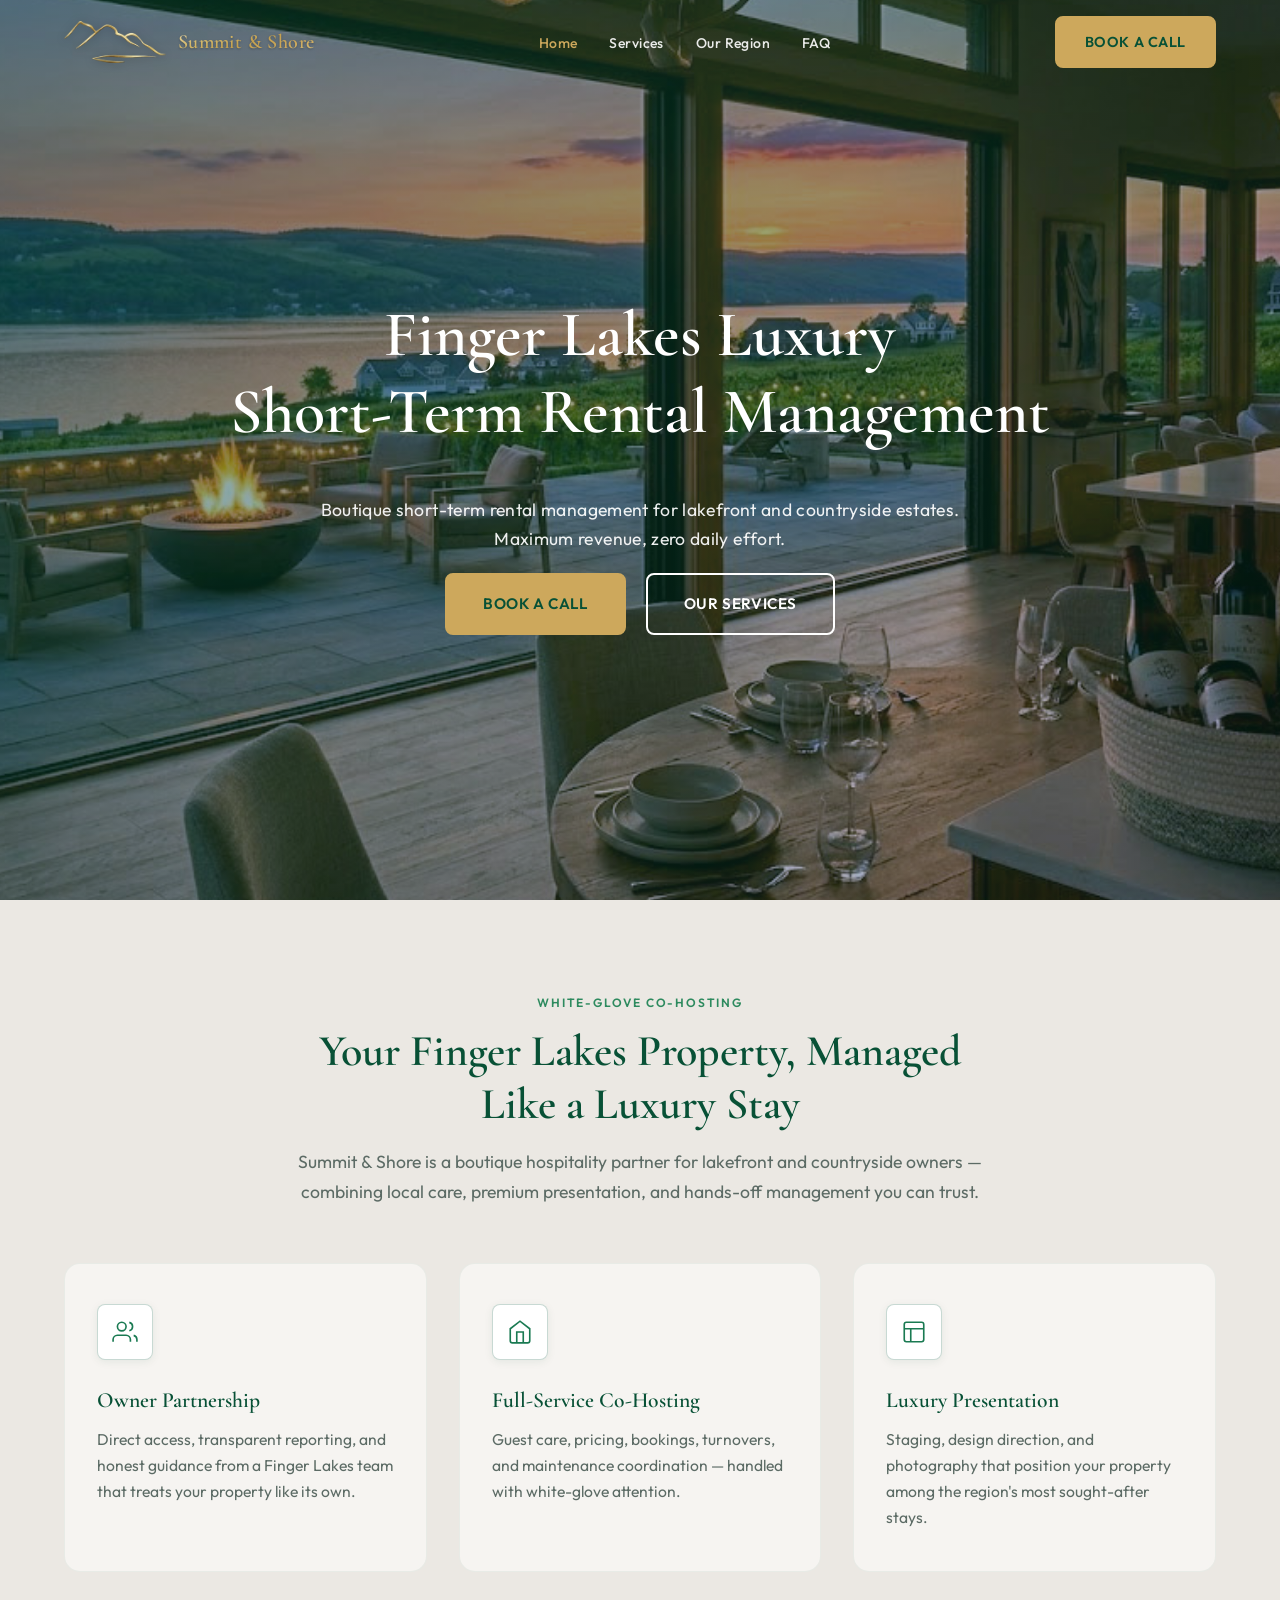
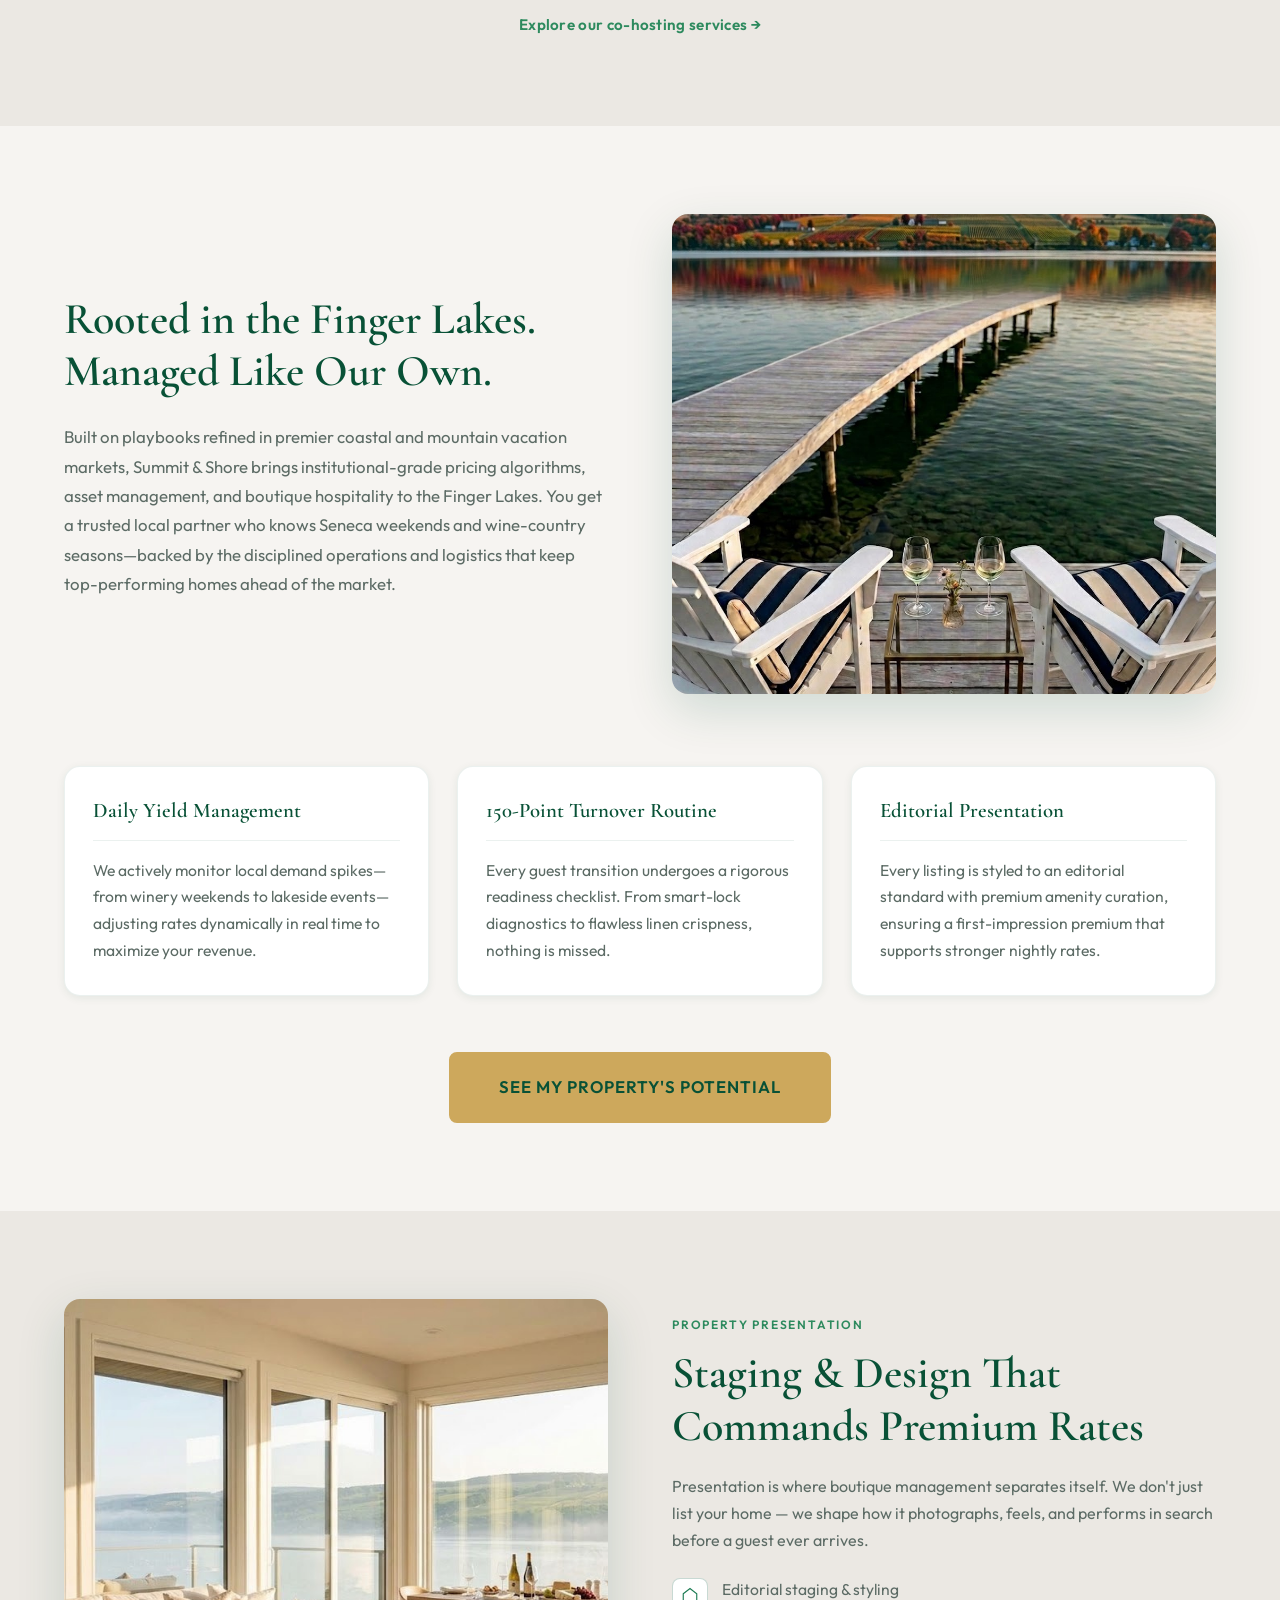
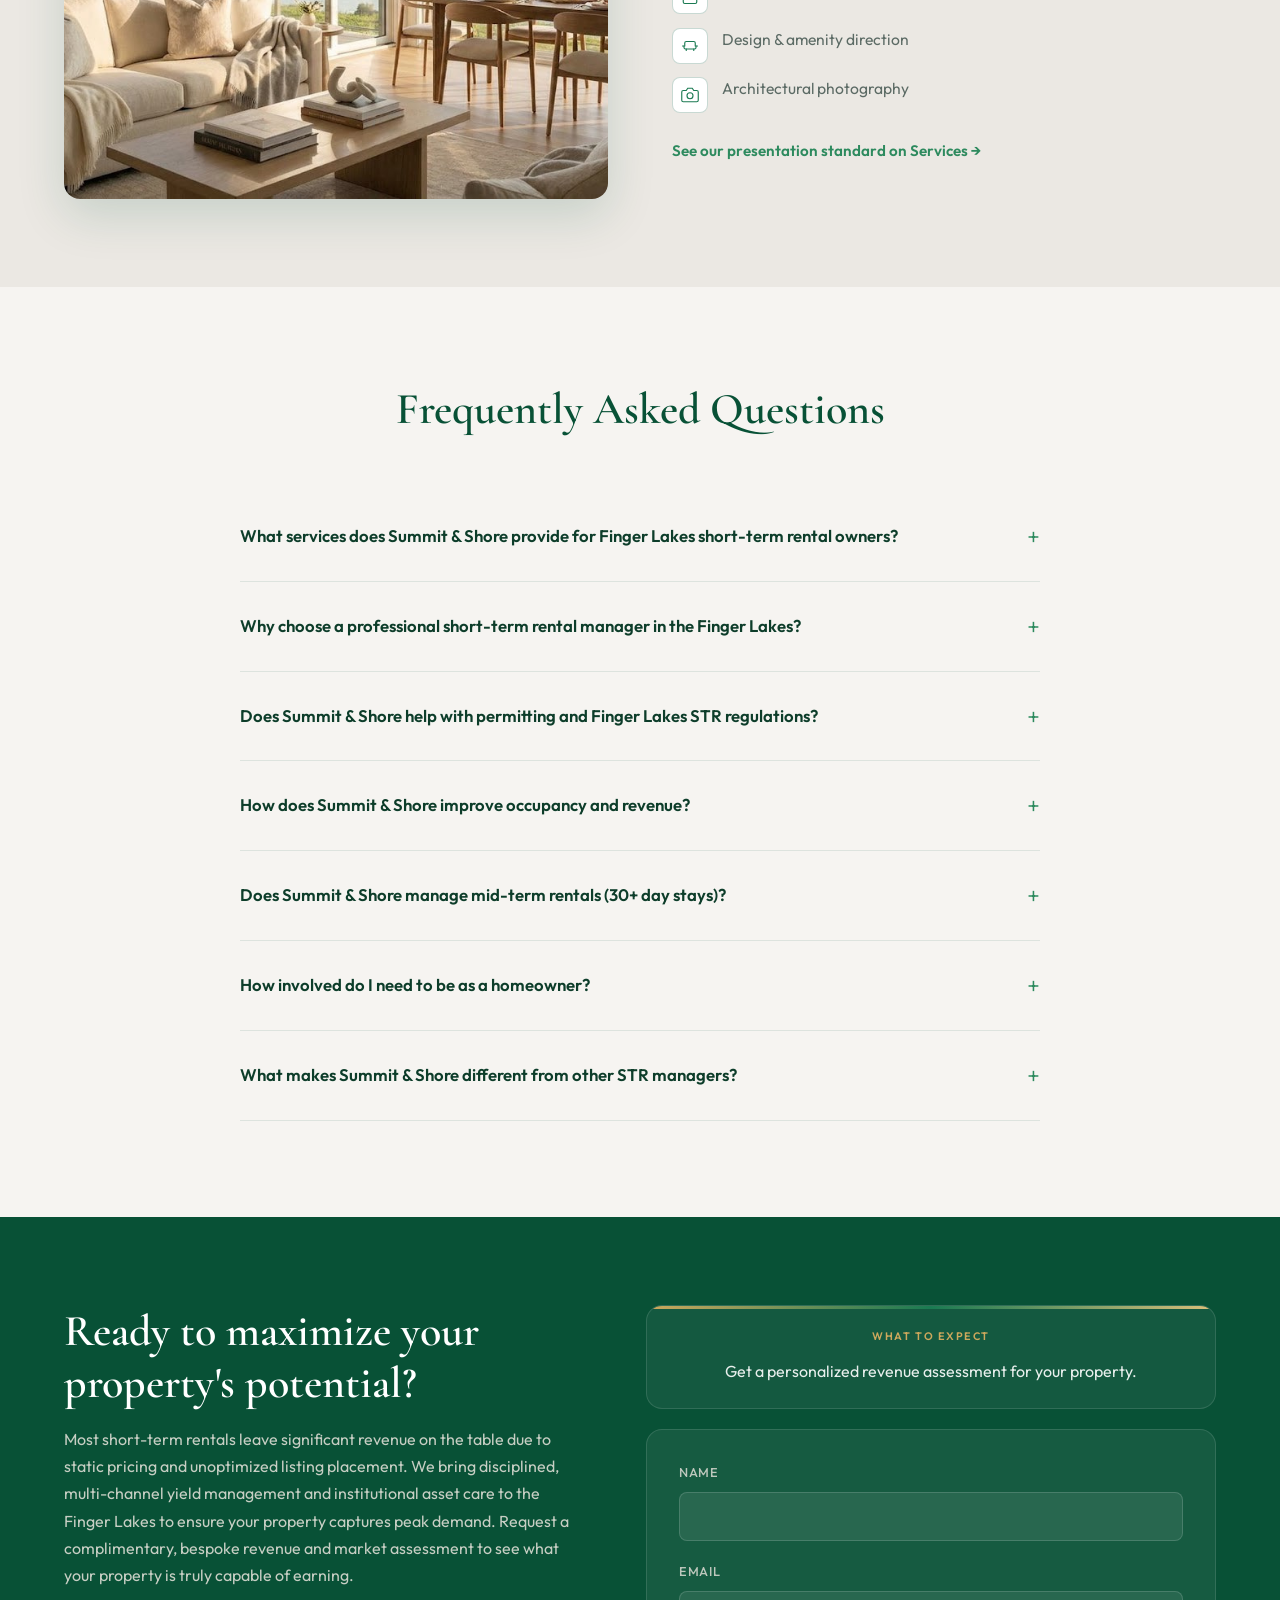
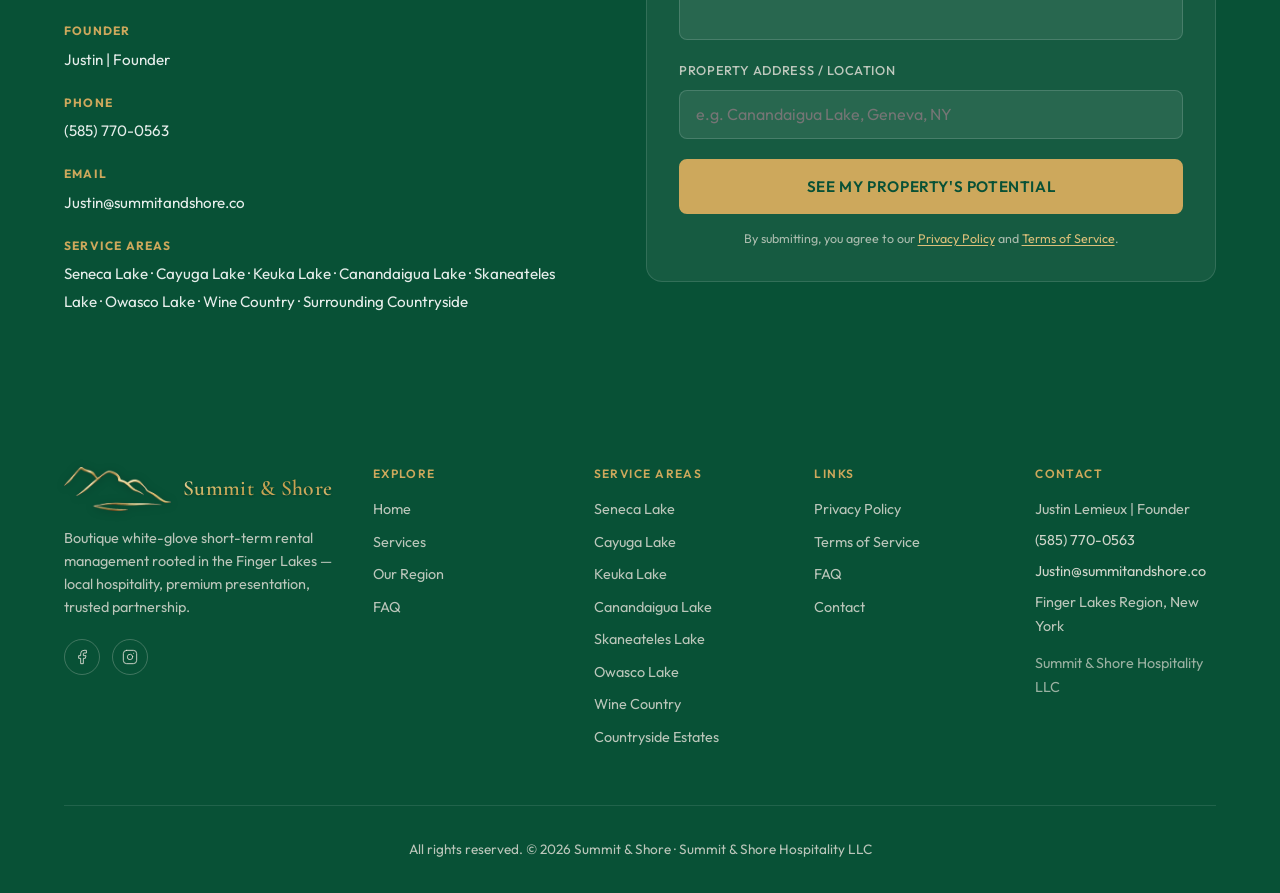
<file: index.html>
<!DOCTYPE html>
<html lang="en">
<head>
  <meta charset="UTF-8">
  <meta name="viewport" content="width=device-width, initial-scale=1.0">
  <meta name="description" content="Boutique white-glove short-term rental management in the Finger Lakes. Local hospitality, premium presentation, and trusted partnership for lakefront owners.">
  <title>Summit & Shore | Finger Lakes Short-Term Rental Management</title>
  <link rel="canonical" href="https://summitandshore.co/">
  <meta name="theme-color" content="#085136">
  <link rel="icon" href="favicon.png" type="image/png">
  <link rel="apple-touch-icon" href="apple-touch-icon.png">
  <meta property="og:type" content="website">
  <meta property="og:site_name" content="Summit & Shore">
  <meta property="og:url" content="https://summitandshore.co/">
  <meta property="og:title" content="Summit & Shore | Finger Lakes Short-Term Rental Management">
  <meta property="og:description" content="Boutique white-glove short-term rental management in the Finger Lakes. Local hospitality, premium presentation, and trusted partnership for lakefront owners.">
  <meta property="og:image" content="https://summitandshore.co/images/og-default.jpg">
  <meta property="og:image:width" content="1200">
  <meta property="og:image:height" content="630">
  <meta name="twitter:card" content="summary_large_image">
  <meta name="twitter:title" content="Summit & Shore | Finger Lakes Short-Term Rental Management">
  <meta name="twitter:description" content="Boutique white-glove short-term rental management in the Finger Lakes. Local hospitality, premium presentation, and trusted partnership for lakefront owners.">
  <meta name="twitter:image" content="https://summitandshore.co/images/og-default.jpg">
  <link rel="preconnect" href="https://fonts.googleapis.com">
  <link rel="preconnect" href="https://fonts.gstatic.com" crossorigin>
  <link href="https://fonts.googleapis.com/css2?family=Cormorant+Garamond:ital,wght@0,400;0,600;0,700;1,400&family=Outfit:wght@300;400;500;600;700&display=swap" rel="stylesheet">
  <link rel="stylesheet" href="styles.css">
  <script type="application/ld+json">
  {
    "@context": "https://schema.org",
    "@graph": [
      {
        "@type": ["Organization", "ProfessionalService"],
        "@id": "https://summitandshore.co/#organization",
        "name": "Summit & Shore",
        "legalName": "Summit & Shore Hospitality LLC",
        "url": "https://summitandshore.co/",
        "logo": "https://summitandshore.co/images/logo-header.png",
        "image": "https://summitandshore.co/images/og-default.jpg",
        "email": "Justin@summitandshore.co",
        "telephone": "+1-585-770-0563",
        "founder": {
          "@type": "Person",
          "name": "Justin Lemieux"
        },
        "areaServed": {
          "@type": "Place",
          "name": "Finger Lakes Region, New York"
        },
        "description": "Boutique white-glove short-term rental co-hosting and management in the Finger Lakes."
      },
      {
        "@type": "WebSite",
        "@id": "https://summitandshore.co/#website",
        "url": "https://summitandshore.co/",
        "name": "Summit & Shore",
        "publisher": { "@id": "https://summitandshore.co/#organization" }
      },
      {
        "@type": "FAQPage",
        "@id": "https://summitandshore.co/#faq",
        "mainEntity": [
          {
            "@type": "Question",
            "name": "What services does Summit & Shore provide for Finger Lakes short-term rental owners?",
            "acceptedAnswer": {
              "@type": "Answer",
              "text": "Summit & Shore offers full-service short-term rental management in the Finger Lakes, including dynamic pricing, revenue management, listing optimization, guest communication, cleaning coordination, maintenance, staging, photography, and direct booking strategies. Our goal is to maximize your occupancy and nightly rates while creating a seamless, hands-off experience for property owners."
            }
          },
          {
            "@type": "Question",
            "name": "Why choose a professional short-term rental manager in the Finger Lakes?",
            "acceptedAnswer": {
              "@type": "Answer",
              "text": "The Finger Lakes is a competitive vacation rental market with seasonal demand shifts, local regulations, and high guest expectations. A professional manager like Summit & Shore ensures your property stays compliant, ranks well on booking platforms, attracts high-quality guests, and earns stronger year-round revenue through data-driven strategies."
            }
          },
          {
            "@type": "Question",
            "name": "Does Summit & Shore help with permitting and Finger Lakes STR regulations?",
            "acceptedAnswer": {
              "@type": "Answer",
              "text": "Yes. We stay up to date with evolving short-term rental regulations across Finger Lakes municipalities and counties. Our team can guide you through the permitting process and ensure your property remains compliant and operating smoothly."
            }
          },
          {
            "@type": "Question",
            "name": "How does Summit & Shore improve occupancy and revenue?",
            "acceptedAnswer": {
              "@type": "Answer",
              "text": "We use a combination of dynamic pricing tools, comp-set analysis, seasonal demand forecasting, and customized rate strategies to optimize your revenue. Beyond Airbnb and VRBO, we also drive direct bookings, run targeted SEO and marketing campaigns, and leverage multi-channel distribution to increase occupancy throughout the year."
            }
          },
          {
            "@type": "Question",
            "name": "Does Summit & Shore manage mid-term rentals (30+ day stays)?",
            "acceptedAnswer": {
              "@type": "Answer",
              "text": "Yes. We specialize in both short-term and mid-term rental strategies. Mid-term stays are ideal for corporate travelers, wine industry professionals, families relocating to the region, and guests seeking extended lakefront stays. These bookings help stabilize cash flow and reduce turnover costs during shoulder seasons."
            }
          },
          {
            "@type": "Question",
            "name": "How involved do I need to be as a homeowner?",
            "acceptedAnswer": {
              "@type": "Answer",
              "text": "Our management is designed to be fully hands-off. We handle guest messaging, turnovers, pricing, maintenance, marketing, and calendar coordination so you can enjoy passive income without the day-to-day workload. You'll receive transparent monthly reporting and real-time visibility into your property's performance."
            }
          },
          {
            "@type": "Question",
            "name": "What makes Summit & Shore different from other STR managers?",
            "acceptedAnswer": {
              "@type": "Answer",
              "text": "We focus on boutique-level service, personalized revenue strategies, and direct-booking marketing — not cookie-cutter management. Our team prioritizes property presentation, guest experience, and owner communication, ensuring your home performs as well as (or better than) the top rentals in its neighborhood. We grow your revenue while protecting your asset."
            }
          }
        ]
      }
    ]
  }
  </script>
</head>
<body>
  <a class="skip-link" href="#main">Skip to main content</a>
  <header class="header" id="header">
    <nav class="nav container">
      <a href="index.html" class="logo">
        <span class="logo-icon-wrap" aria-hidden="true">
          <img src="images/logo-header.png" alt="" class="logo-icon" height="42">
        </span>
        <span class="logo-wordmark">
          <span class="logo-text-primary">Summit &amp; Shore</span>
        </span>
      </a>
      <button class="nav-toggle" id="navToggle" aria-label="Toggle menu">
        <span></span><span></span><span></span>
      </button>
      <ul class="nav-links" id="navLinks">
        <li><a href="index.html" aria-current="page">Home</a></li>
        <li><a href="services.html">Services</a></li>
        <li><a href="our-region.html">Our Region</a></li>
        <li><a href="#faq">FAQ</a></li>
      </ul>
      <a href="#contact" class="btn btn-primary nav-cta">Book a Call</a>
    </nav>
  </header>

  <main id="main">
  <section class="hero" id="home">
    <div class="hero-bg">
      <img
        src="images/hero-sunset.jpg"
        alt="Luxury lakeside vacation rental at sunset with indoor-outdoor living space, fire pit, and vineyard views, Finger Lakes"
        width="1024"
        height="559"
        loading="eager"
      >
    </div>
    <div class="hero-overlay"></div>
    <div class="hero-content container">
      <h1>Finger Lakes Luxury<br>Short-Term Rental Management</h1>
      <p class="hero-eyebrow">Boutique short-term rental management for lakefront and countryside estates. Maximum revenue, zero daily effort.</p>
      <div class="hero-actions">
        <a href="#contact" class="btn btn-primary btn-lg">Book a Call</a>
        <a href="services.html" class="btn btn-outline btn-lg">Our Services</a>
      </div>
    </div>
  </section>

  <section class="owner-services section section-alt" id="cohosting">
    <div class="container">
      <div class="section-header centered">
        <span class="section-label">White-Glove Co-Hosting</span>
        <h2>Your Finger Lakes Property, Managed Like a Luxury Stay</h2>
        <p>Summit &amp; Shore is a boutique hospitality partner for lakefront and countryside owners — combining local care, premium presentation, and hands-off management you can trust.</p>
      </div>
      <div class="owner-services-grid">
        <article class="owner-service-card">
          <div class="owner-service-icon">
            <svg viewBox="0 0 24 24" fill="none" stroke="currentColor" stroke-width="1.5"><path d="M17 21v-2a4 4 0 00-4-4H5a4 4 0 00-4 4v2"/><circle cx="9" cy="7" r="4"/><path d="M23 21v-2a4 4 0 00-3-3.87M16 3.13a4 4 0 010 7.75"/></svg>
          </div>
          <h3>Owner Partnership</h3>
          <p>Direct access, transparent reporting, and honest guidance from a Finger Lakes team that treats your property like its own.</p>
        </article>
        <article class="owner-service-card">
          <div class="owner-service-icon">
            <svg viewBox="0 0 24 24" fill="none" stroke="currentColor" stroke-width="1.5"><path d="M3 9l9-7 9 7v11a2 2 0 01-2 2H5a2 2 0 01-2-2z"/><polyline points="9 22 9 12 15 12 15 22"/></svg>
          </div>
          <h3>Full-Service Co-Hosting</h3>
          <p>Guest care, pricing, bookings, turnovers, and maintenance coordination — handled with white-glove attention.</p>
        </article>
        <article class="owner-service-card">
          <div class="owner-service-icon">
            <svg viewBox="0 0 24 24" fill="none" stroke="currentColor" stroke-width="1.5"><rect x="3" y="3" width="18" height="18" rx="2"/><path d="M3 9h18M9 21V9"/></svg>
          </div>
          <h3>Luxury Presentation</h3>
          <p>Staging, design direction, and photography that position your property among the region's most sought-after stays.</p>
        </article>
      </div>
      <p class="owner-services-more"><a href="services.html">Explore our co-hosting services &rarr;</a></p>
    </div>
  </section>

  <section class="intro section" id="advantage">
    <div class="container">
      <div class="intro-grid">
        <div class="intro-content">
          <h2>Rooted in the Finger Lakes. Managed Like Our Own.</h2>
          <p class="intro-lead">Built on playbooks refined in premier coastal and mountain vacation markets, Summit &amp; Shore brings institutional-grade pricing algorithms, asset management, and boutique hospitality to the Finger Lakes. You get a trusted local partner who knows Seneca weekends and wine-country seasons—backed by the disciplined operations and logistics that keep top-performing homes ahead of the market.</p>
        </div>
        <div class="intro-image">
          <img src="images/lake-dock-chairs.jpg" alt="Lakefront dock with empty chairs overlooking the water, Finger Lakes" width="1024" height="1015" loading="lazy">
        </div>
      </div>

      <div class="advantage-cards-simple">
        <article class="advantage-simple-card">
          <h3>Daily Yield Management</h3>
          <p>We actively monitor local demand spikes—from winery weekends to lakeside events—adjusting rates dynamically in real time to maximize your revenue.</p>
        </article>
        <article class="advantage-simple-card">
          <h3>150-Point Turnover Routine</h3>
          <p>Every guest transition undergoes a rigorous readiness checklist. From smart-lock diagnostics to flawless linen crispness, nothing is missed.</p>
        </article>
        <article class="advantage-simple-card">
          <h3>Editorial Presentation</h3>
          <p>Every listing is styled to an editorial standard with premium amenity curation, ensuring a first-impression premium that supports stronger nightly rates.</p>
        </article>
      </div>

      <div class="intro-cta">
        <a href="#contact" class="btn btn-primary intro-cta-btn">See My Property's Potential</a>
      </div>
    </div>
  </section>

  <!-- Internal revenue tool: preserved for private use; hidden from public navigation -->
  <section class="revenue section section-dark internal-only" id="calculator" aria-hidden="true">
    <div class="container">
      <div class="calculator-intro">
        <span class="section-label">Property Revenue Evaluation</span>
        <h2>Estimate Your Finger Lakes Rental Revenue</h2>
        <p>See how much your lakefront or countryside property could earn as a short-term rental. Adjust the inputs below for a personalized projection — then compare self-management vs. professional co-hosting with Summit &amp; Shore.</p>
      </div>

      <div class="revenue-stats-row">
        <div class="revenue-stat">
          <span class="stat-number">20–30%</span>
          <span class="stat-label">Average revenue increase with our management</span>
        </div>
        <div class="revenue-stat">
          <span class="stat-number">Top 5–10%</span>
          <span class="stat-label">Listing performance target</span>
        </div>
        <div class="revenue-stat">
          <span class="stat-number">24/7</span>
          <span class="stat-label">Guest response &amp; support</span>
        </div>
      </div>

      <div class="calculator-panel">
        <form class="calculator-form" id="propertyCalculator" novalidate>
          <h3>Your Property Details</h3>

          <div class="calc-field">
            <label for="calcMarket">Market / Location</label>
            <select id="calcMarket" name="market" required>
              <option value="seneca">Seneca Lake</option>
              <option value="cayuga">Cayuga Lake</option>
              <option value="keuka">Keuka Lake</option>
              <option value="canandaigua">Canandaigua Lake</option>
              <option value="skaneateles">Skaneateles Lake</option>
              <option value="owasco">Owasco Lake</option>
              <option value="wine">Wine Country (Inland)</option>
              <option value="countryside">Countryside / Rural</option>
            </select>
          </div>

          <div class="calc-row">
            <div class="calc-field">
              <label for="calcBedrooms">Bedrooms</label>
              <select id="calcBedrooms" name="bedrooms">
                <option value="1">1</option>
                <option value="2">2</option>
                <option value="3" selected>3</option>
                <option value="4">4</option>
                <option value="5">5</option>
                <option value="6">6+</option>
              </select>
            </div>
            <div class="calc-field">
              <label for="calcBathrooms">Bathrooms</label>
              <select id="calcBathrooms" name="bathrooms">
                <option value="1">1</option>
                <option value="1.5">1.5</option>
                <option value="2" selected>2</option>
                <option value="2.5">2.5</option>
                <option value="3">3</option>
                <option value="4">4+</option>
              </select>
            </div>
          </div>

          <fieldset class="calc-amenities">
            <legend>Property Features</legend>
            <label class="calc-check">
              <input type="checkbox" id="calcLakefront" name="lakefront">
              <span>Lakefront / Direct water access</span>
            </label>
            <label class="calc-check">
              <input type="checkbox" id="calcDock" name="dock">
              <span>Private dock or beach</span>
            </label>
            <label class="calc-check">
              <input type="checkbox" id="calcHotTub" name="hotTub">
              <span>Hot tub</span>
            </label>
            <label class="calc-check">
              <input type="checkbox" id="calcFirePit" name="firePit">
              <span>Fire pit &amp; outdoor living</span>
            </label>
          </fieldset>

          <div class="calc-slider-field">
            <div class="calc-slider-header">
              <label for="calcOccupancy">Occupancy Rate</label>
              <span class="calc-slider-value" id="calcOccupancyValue">58%</span>
            </div>
            <input type="range" id="calcOccupancy" name="occupancy" min="30" max="85" value="58" step="1">
            <p class="calc-hint">Finger Lakes properties typically range 45–70% annually depending on location and seasonality.</p>
          </div>

          <div class="calc-slider-field">
            <div class="calc-slider-header">
              <label for="calcNightlyRate">Average Nightly Rate</label>
              <span class="calc-slider-value" id="calcNightlyRateValue">$245</span>
            </div>
            <input type="range" id="calcNightlyRate" name="nightlyRate" min="75" max="750" value="245" step="5">
            <p class="calc-hint">Estimated from your market, size, and amenities. Adjust to match your expectations.</p>
          </div>

          <div class="calc-slider-field">
            <div class="calc-slider-header">
              <label for="calcAvgStay">Average Length of Stay</label>
              <span class="calc-slider-value" id="calcAvgStayValue">3.2 nights</span>
            </div>
            <input type="range" id="calcAvgStay" name="avgStay" min="2" max="7" value="3.2" step="0.1">
          </div>

          <button type="button" class="calc-reset btn btn-outline btn-sm" id="calcReset">Reset to market estimate</button>
        </form>

        <div class="calculator-results" id="calculatorResults">
          <h3>Your Revenue Projection</h3>

          <div class="calc-result-primary">
            <span class="calc-result-label">Estimated Gross Annual Revenue</span>
            <span class="calc-result-amount" id="resultGrossAnnual">$51,884</span>
            <span class="calc-result-sub" id="resultGrossMonthly">≈ $4,324 / month</span>
          </div>

          <div class="calc-result-grid">
            <div class="calc-result-item">
              <span class="calc-result-item-label">Booked Nights</span>
              <span class="calc-result-item-value" id="resultBookedNights">212</span>
            </div>
            <div class="calc-result-item">
              <span class="calc-result-item-label">Avg. Nightly Rate</span>
              <span class="calc-result-item-value" id="resultNightlyRate">$245</span>
            </div>
            <div class="calc-result-item">
              <span class="calc-result-item-label">Occupancy</span>
              <span class="calc-result-item-value" id="resultOccupancy">58%</span>
            </div>
            <div class="calc-result-item">
              <span class="calc-result-item-label">Est. Reservations</span>
              <span class="calc-result-item-value" id="resultReservations">66</span>
            </div>
          </div>

          <div class="calc-comparison">
            <div class="calc-comparison-card calc-comparison-self">
              <h4>Self-Managed Estimate</h4>
              <p class="calc-comparison-amount" id="resultSelfNet">$38,913</p>
              <p class="calc-comparison-note">After platform fees, cleaning &amp; upkeep</p>
              <ul class="calc-breakdown" id="resultSelfBreakdown"></ul>
            </div>
            <div class="calc-comparison-card calc-comparison-managed highlight">
              <h4>With Summit &amp; Shore</h4>
              <p class="calc-comparison-amount" id="resultManagedNet">$50,456</p>
              <p class="calc-comparison-note">Includes ~25% revenue uplift from professional management</p>
              <ul class="calc-breakdown" id="resultManagedBreakdown"></ul>
              <p class="calc-uplift" id="resultUplift">+$11,543 more per year vs. self-managed</p>
            </div>
          </div>

          <a href="#contact" class="btn btn-primary btn-lg btn-full">Get a Free Property Revenue Evaluation</a>
          <p class="calc-disclaimer">Estimates are for illustrative purposes based on Finger Lakes market benchmarks. Actual results vary by property condition, regulations, seasonality, and listing quality.</p>
        </div>
      </div>
    </div>
  </section>

  <section class="design section section-alt" id="staging">
    <div class="container">
      <div class="design-grid">
        <div class="design-image">
          <img src="images/living-room-lake.jpg" alt="Living room overlooking the lake at a Finger Lakes vacation rental" width="1024" height="614" loading="lazy">
        </div>
        <div class="design-content">
          <span class="section-label">Property Presentation</span>
          <h2>Staging &amp; Design That Commands Premium Rates</h2>
          <p>Presentation is where boutique management separates itself. We don't just list your home — we shape how it photographs, feels, and performs in search before a guest ever arrives.</p>
          <ul class="design-list">
            <li>
              <span class="design-list-icon" aria-hidden="true">
                <svg viewBox="0 0 24 24" fill="none" stroke="currentColor" stroke-width="1.5"><path d="M3 9l9-7 9 7v11a2 2 0 01-2 2H5a2 2 0 01-2-2z"/></svg>
              </span>
              Editorial staging &amp; styling
            </li>
            <li>
              <span class="design-list-icon" aria-hidden="true">
                <svg viewBox="0 0 24 24" fill="none" stroke="currentColor" stroke-width="1.5" stroke-linecap="round" stroke-linejoin="round">
                  <path d="M4 12v2a2 2 0 002 2h12a2 2 0 002-2v-2"/>
                  <path d="M5 12V8a2 2 0 012-2h10a2 2 0 012 2v4"/>
                  <path d="M7 16v2"/>
                  <path d="M17 16v2"/>
                  <path d="M2 12h2"/>
                  <path d="M20 12h2"/>
                </svg>
              </span>
              Design &amp; amenity direction
            </li>
            <li>
              <span class="design-list-icon" aria-hidden="true">
                <svg viewBox="0 0 24 24" fill="none" stroke="currentColor" stroke-width="1.5"><path d="M23 19a2 2 0 01-2 2H3a2 2 0 01-2-2V8a2 2 0 012-2h4l2-3h6l2 3h4a2 2 0 012 2z"/><circle cx="12" cy="13" r="4"/></svg>
              </span>
              Architectural photography
            </li>
          </ul>
          <p class="design-more"><a href="services.html#design-showcase">See our presentation standard on Services &rarr;</a></p>
        </div>
      </div>
    </div>
  </section>

  <section class="faq section" id="faq">
    <div class="container">
      <div class="section-header centered">
        <h2>Frequently Asked Questions</h2>
      </div>
      <div class="faq-list">
        <details class="faq-item">
          <summary>What services does Summit & Shore provide for Finger Lakes short-term rental owners?</summary>
          <p>Summit & Shore offers full-service short-term rental management in the Finger Lakes, including dynamic pricing, revenue management, listing optimization, guest communication, cleaning coordination, maintenance, staging, photography, and direct booking strategies. Our goal is to maximize your occupancy and nightly rates while creating a seamless, hands-off experience for property owners.</p>
        </details>
        <details class="faq-item">
          <summary>Why choose a professional short-term rental manager in the Finger Lakes?</summary>
          <p>The Finger Lakes is a competitive vacation rental market with seasonal demand shifts, local regulations, and high guest expectations. A professional manager like Summit & Shore ensures your property stays compliant, ranks well on booking platforms, attracts high-quality guests, and earns stronger year-round revenue through data-driven strategies.</p>
        </details>
        <details class="faq-item">
          <summary>Does Summit & Shore help with permitting and Finger Lakes STR regulations?</summary>
          <p>Yes. We stay up to date with evolving short-term rental regulations across Finger Lakes municipalities and counties. Our team can guide you through the permitting process and ensure your property remains compliant and operating smoothly.</p>
        </details>
        <details class="faq-item">
          <summary>How does Summit & Shore improve occupancy and revenue?</summary>
          <p>We use a combination of dynamic pricing tools, comp-set analysis, seasonal demand forecasting, and customized rate strategies to optimize your revenue. Beyond Airbnb and VRBO, we also drive direct bookings, run targeted SEO and marketing campaigns, and leverage multi-channel distribution to increase occupancy throughout the year.</p>
        </details>
        <details class="faq-item">
          <summary>Does Summit & Shore manage mid-term rentals (30+ day stays)?</summary>
          <p>Yes. We specialize in both short-term and mid-term rental strategies. Mid-term stays are ideal for corporate travelers, wine industry professionals, families relocating to the region, and guests seeking extended lakefront stays. These bookings help stabilize cash flow and reduce turnover costs during shoulder seasons.</p>
        </details>
        <details class="faq-item">
          <summary>How involved do I need to be as a homeowner?</summary>
          <p>Our management is designed to be fully hands-off. We handle guest messaging, turnovers, pricing, maintenance, marketing, and calendar coordination so you can enjoy passive income without the day-to-day workload. You'll receive transparent monthly reporting and real-time visibility into your property's performance.</p>
        </details>
        <details class="faq-item">
          <summary>What makes Summit & Shore different from other STR managers?</summary>
          <p>We focus on boutique-level service, personalized revenue strategies, and direct-booking marketing — not cookie-cutter management. Our team prioritizes property presentation, guest experience, and owner communication, ensuring your home performs as well as (or better than) the top rentals in its neighborhood. We grow your revenue while protecting your asset.</p>
        </details>
      </div>
    </div>
  </section>

  <section class="contact section section-dark" id="contact">
    <div class="container">
      <div class="contact-grid">
        <div class="contact-content">
          <h2>Ready to maximize your property's potential?</h2>
          <p>Most short-term rentals leave significant revenue on the table due to static pricing and unoptimized listing placement. We bring disciplined, multi-channel yield management and institutional asset care to the Finger Lakes to ensure your property captures peak demand. Request a complimentary, bespoke revenue and market assessment to see what your property is truly capable of earning.</p>
          <div class="contact-info">
            <div class="contact-item">
              <strong>Founder</strong>
              <span>Justin | Founder</span>
            </div>
            <div class="contact-item">
              <strong>Phone</strong>
              <a href="tel:+15857700563">(585) 770-0563</a>
            </div>
            <div class="contact-item">
              <strong>Email</strong>
              <a href="mailto:Justin@summitandshore.co">Justin@summitandshore.co</a>
            </div>
            <div class="contact-item">
              <strong>Service Areas</strong>
              <span>Seneca Lake · Cayuga Lake · Keuka Lake · Canandaigua Lake · Skaneateles Lake · Owasco Lake · Wine Country · Surrounding Countryside</span>
            </div>
          </div>
        </div>
        <div class="contact-form-wrap">
        <div class="contact-prelude" aria-label="What to expect when you reach out">
          <div class="contact-prelude-accent" aria-hidden="true"></div>
          <p class="contact-prelude-title">What to expect</p>
          <p class="contact-prelude-body">Get a personalized revenue assessment for your property.</p>
        </div>
        <form
          class="contact-form"
          id="contactForm"
          action="https://formsubmit.co/Justin@summitandshore.co"
          method="POST"
        >
          <input type="hidden" name="_subject" value="Summit &amp; Shore — new website inquiry">
          <input type="hidden" name="_template" value="table">
          <input type="text" name="_honey" class="form-honey" tabindex="-1" autocomplete="off" aria-hidden="true">
          <div class="form-group">
            <label for="name">Name</label>
            <input type="text" id="name" name="name" required>
          </div>
          <div class="form-group">
            <label for="email">Email</label>
            <input type="email" id="email" name="email" required>
          </div>
          <div class="form-group">
            <label for="propertyAddress">Property Address / Location</label>
            <input type="text" id="propertyAddress" name="propertyAddress" placeholder="e.g. Canandaigua Lake, Geneva, NY" required>
          </div>
          <button type="submit" class="btn btn-primary btn-lg btn-full">See My Property's Potential</button>
          <p class="form-legal-note">By submitting, you agree to our <a href="privacy.html">Privacy Policy</a> and <a href="terms.html">Terms of Service</a>.</p>
        </form>
        </div>
      </div>
    </div>
  </section>
  </main>

  <footer class="footer">
    <div class="container">
      <div class="footer-grid">
        <div class="footer-brand">
          <a href="index.html" class="logo">
            <span class="logo-icon-wrap" aria-hidden="true">
              <img src="images/logo-header.png" alt="" class="logo-icon" height="42">
            </span>
            <span class="logo-wordmark">
              <span class="logo-text-primary">Summit &amp; Shore</span>
            </span>
          </a>
          <p>Boutique white-glove short-term rental management rooted in the Finger Lakes — local hospitality, premium presentation, trusted partnership.</p>
          <div class="footer-social">
            <a href="https://www.facebook.com/share/1CshYgZtUq/" class="footer-social-link" target="_blank" rel="noopener noreferrer" aria-label="Facebook">
              <svg viewBox="0 0 24 24" fill="none" stroke="currentColor" stroke-width="1.5" stroke-linecap="round" stroke-linejoin="round" aria-hidden="true"><path d="M18 2h-3a5 5 0 00-5 5v3H7v4h3v8h4v-8h3l1-4h-4V7a1 1 0 011-1h3z"/></svg>
            </a>
            <a href="https://www.instagram.com/summit.and.shore" class="footer-social-link" target="_blank" rel="noopener noreferrer" aria-label="Instagram">
              <svg viewBox="0 0 24 24" fill="none" stroke="currentColor" stroke-width="1.5" stroke-linecap="round" stroke-linejoin="round" aria-hidden="true"><rect x="2" y="2" width="20" height="20" rx="5" ry="5"/><path d="M16 11.37A4 4 0 1112.63 8 4 4 0 0116 11.37z"/><line x1="17.5" y1="6.5" x2="17.51" y2="6.5"/></svg>
            </a>
          </div>
        </div>
        <div class="footer-links">
          <h4>Explore</h4>
          <ul>
            <li><a href="index.html">Home</a></li>
            <li><a href="services.html">Services</a></li>
            <li><a href="our-region.html">Our Region</a></li>
            <li><a href="#faq">FAQ</a></li>
          </ul>
        </div>
        <div class="footer-links">
          <h4>Service Areas</h4>
          <ul>
            <li><a href="our-region.html#corridors">Seneca Lake</a></li>
            <li><a href="our-region.html#corridors">Cayuga Lake</a></li>
            <li><a href="our-region.html#corridors">Keuka Lake</a></li>
            <li><a href="our-region.html#corridors">Canandaigua Lake</a></li>
            <li><a href="our-region.html#corridors">Skaneateles Lake</a></li>
            <li><a href="our-region.html#corridors">Owasco Lake</a></li>
            <li><a href="our-region.html#corridors">Wine Country</a></li>
            <li><a href="our-region.html#corridors">Countryside Estates</a></li>
          </ul>
        </div>
        <div class="footer-links">
          <h4>Links</h4>
          <ul>
            <li><a href="privacy.html">Privacy Policy</a></li>
            <li><a href="terms.html">Terms of Service</a></li>
            <li><a href="#faq">FAQ</a></li>
            <li><a href="#contact">Contact</a></li>
          </ul>
        </div>
        <div class="footer-contact">
          <h4>Contact</h4>
          <p>Justin Lemieux | Founder</p>
          <p><a href="tel:+15857700563">(585) 770-0563</a></p>
          <p><a href="mailto:Justin@summitandshore.co">Justin@summitandshore.co</a></p>
          <p>Finger Lakes Region, New York</p>
          <p class="footer-legal-name">Summit &amp; Shore Hospitality LLC</p>
        </div>
      </div>
      <div class="footer-bottom">
        <p>All rights reserved. © 2026 Summit &amp; Shore · Summit &amp; Shore Hospitality LLC</p>
      </div>
    </div>
  </footer>

  <script src="script.js"></script>
</body>
</html>
</file>
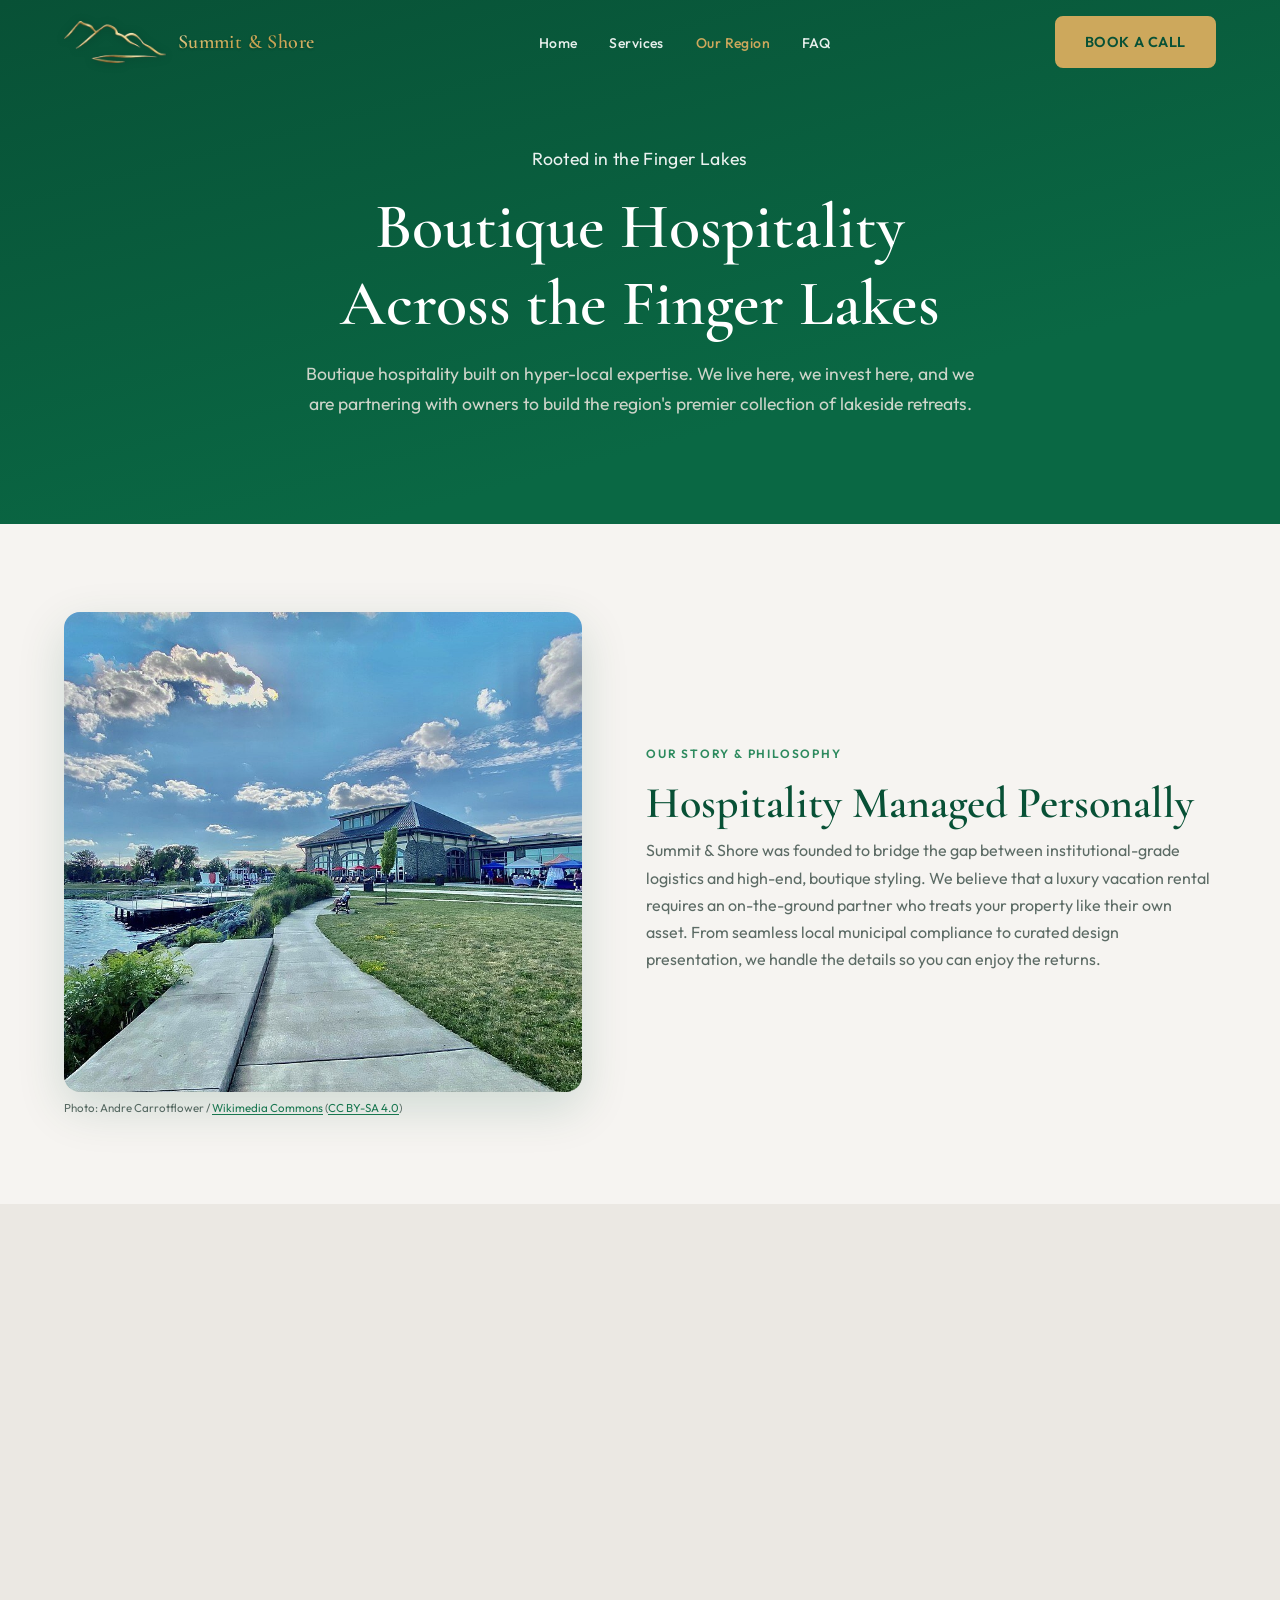
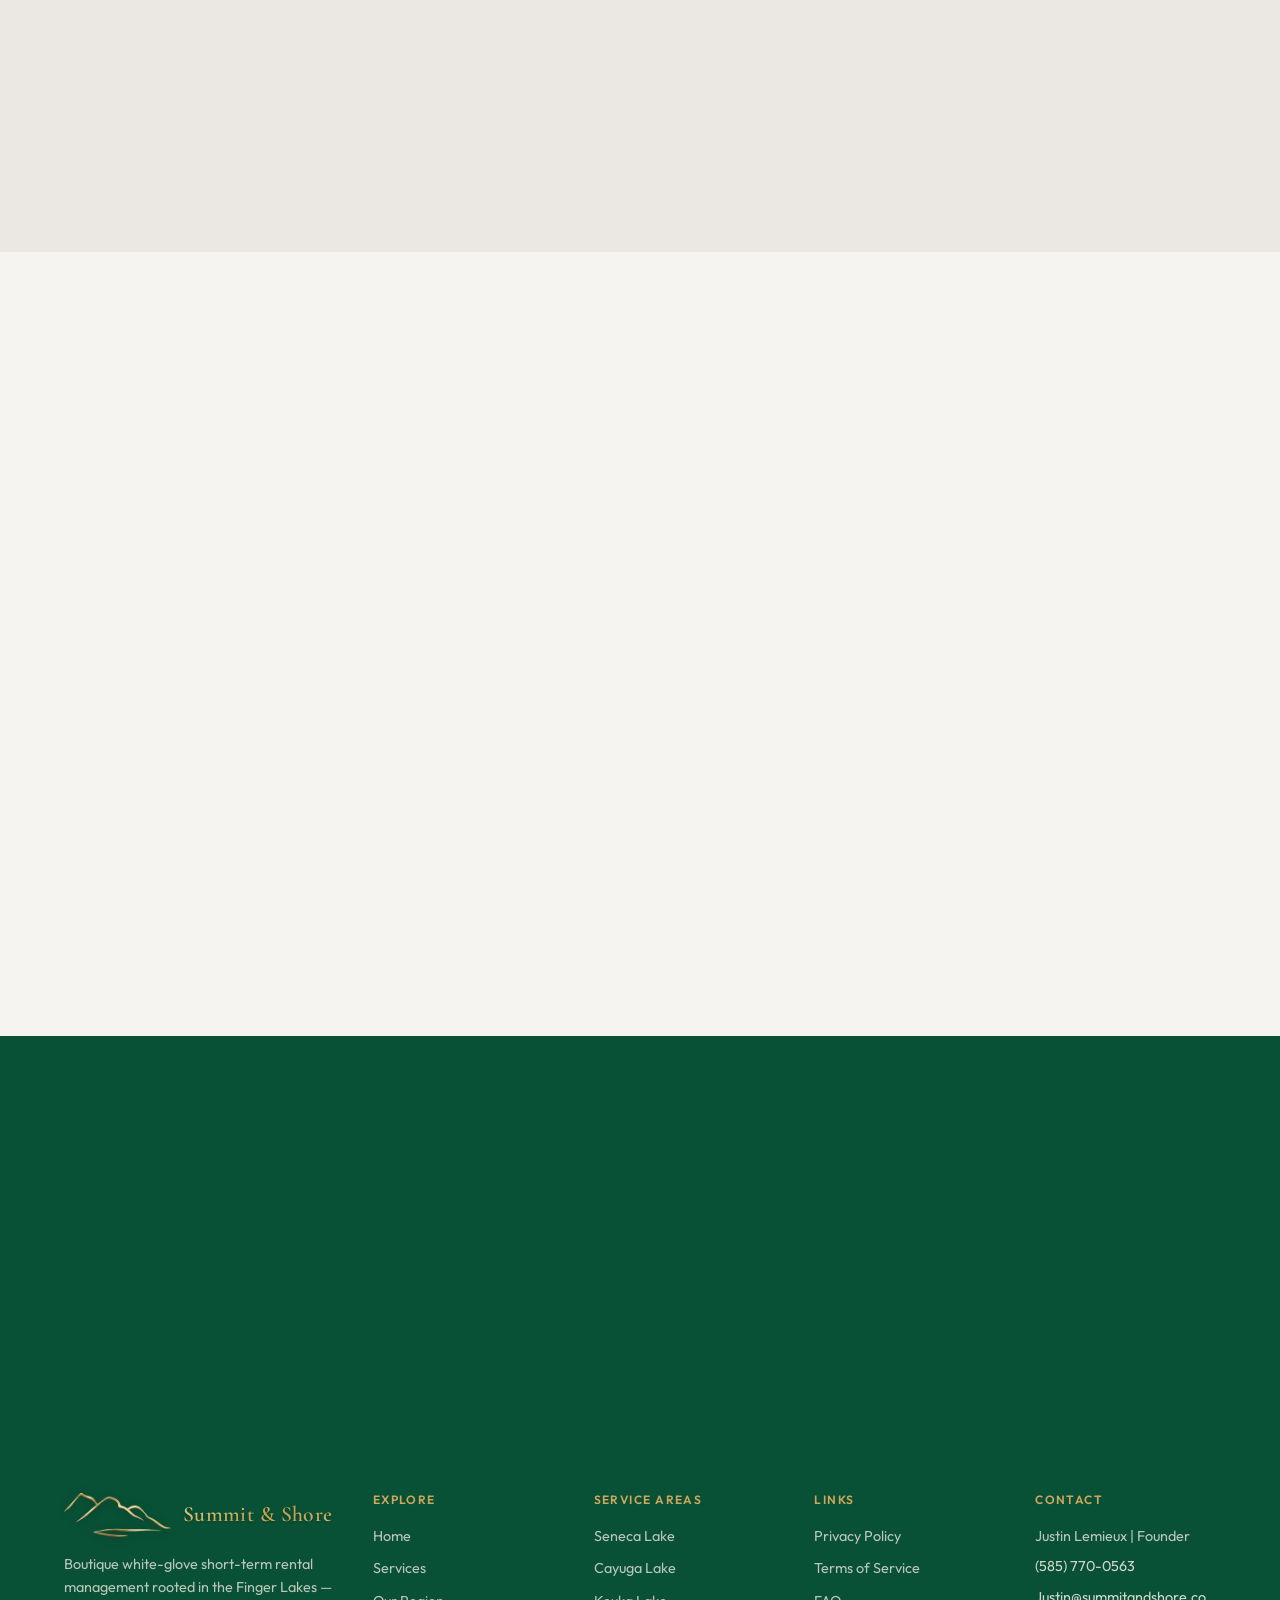
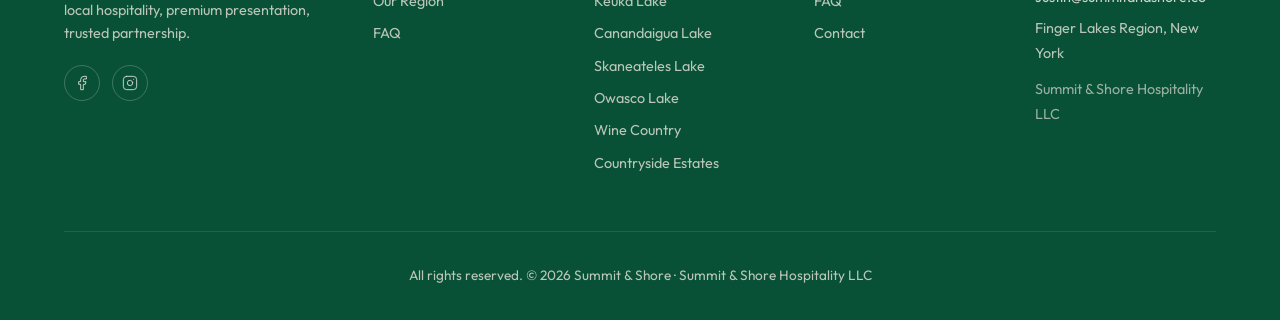
<file: about.html>
<!DOCTYPE html>
<html lang="en">
<head>
  <meta charset="UTF-8">
  <meta http-equiv="refresh" content="0; url=our-region.html">
  <meta name="robots" content="noindex">
  <title>Redirecting…</title>
  <link rel="canonical" href="https://summitandshore.co/our-region.html">
</head>
<body>
  <p>This page has moved. <a href="our-region.html">Go to Our Region</a>.</p>
</body>
</html>
</file>
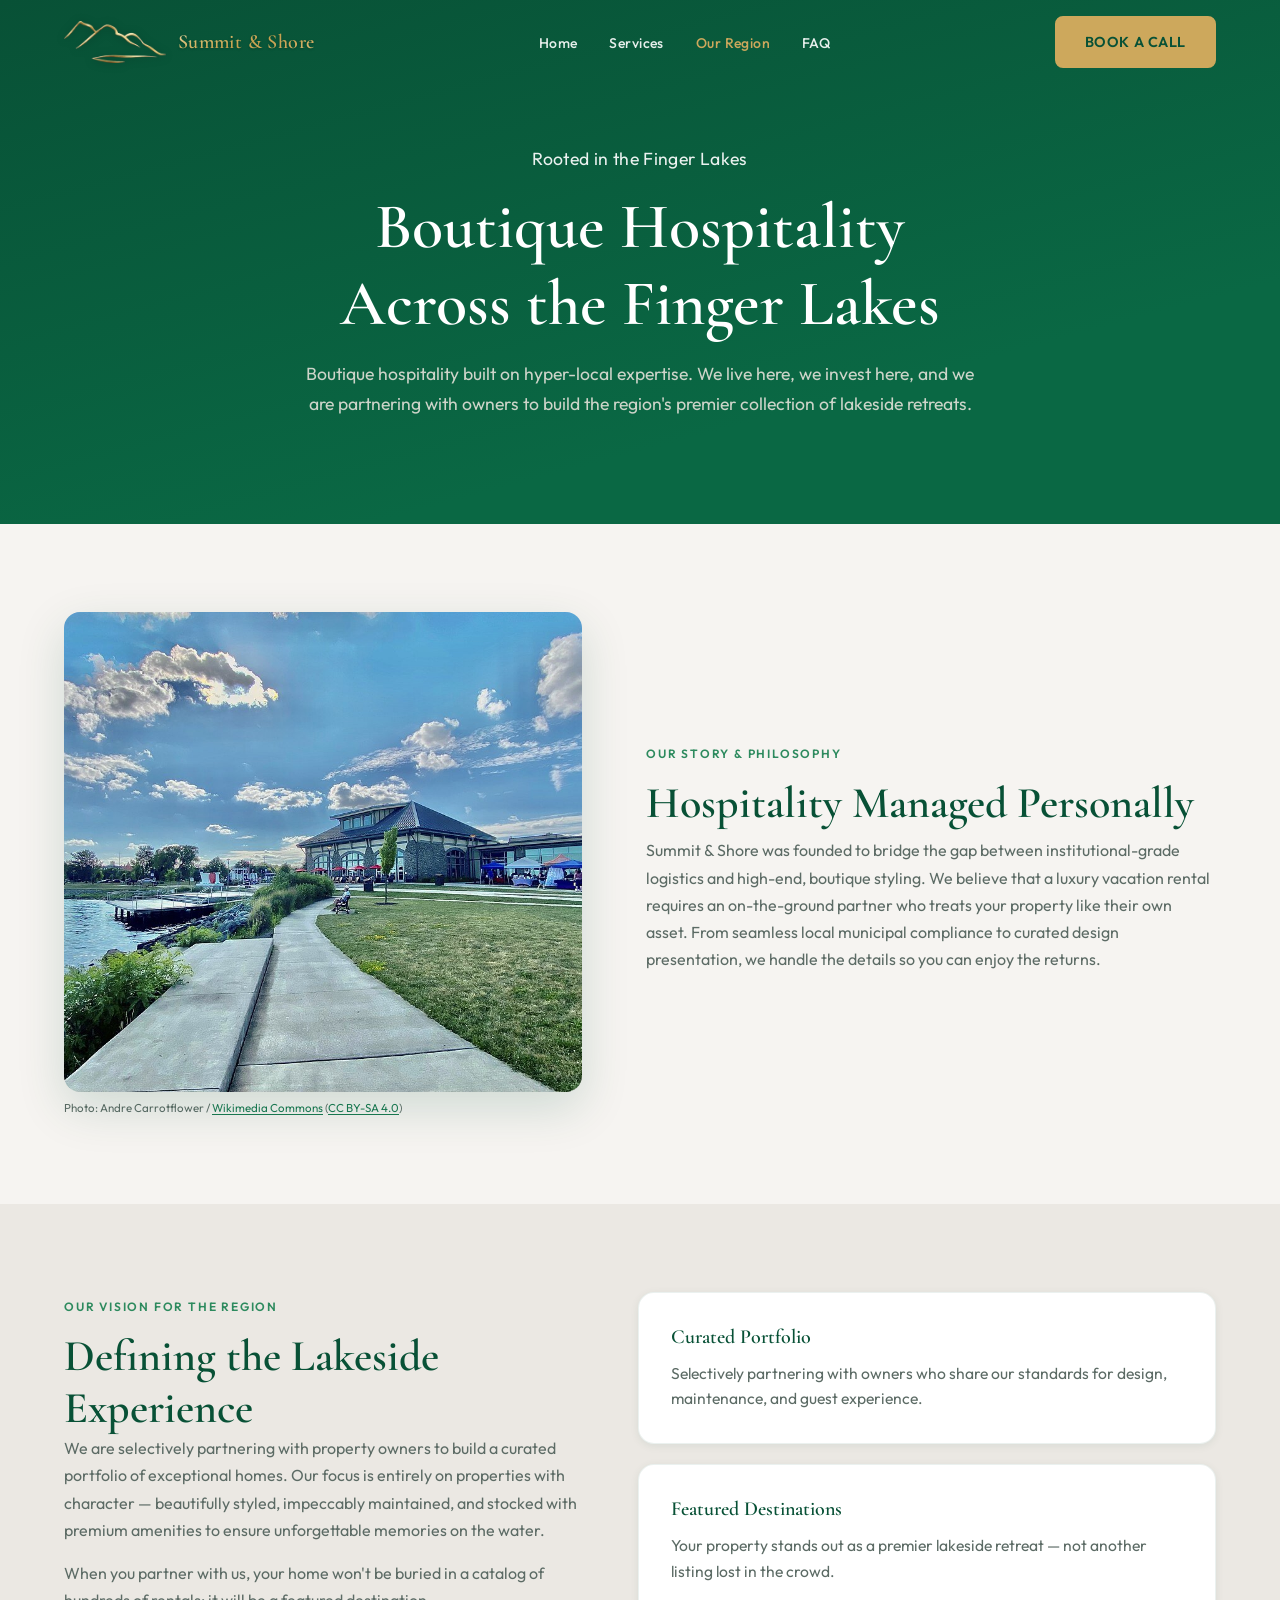
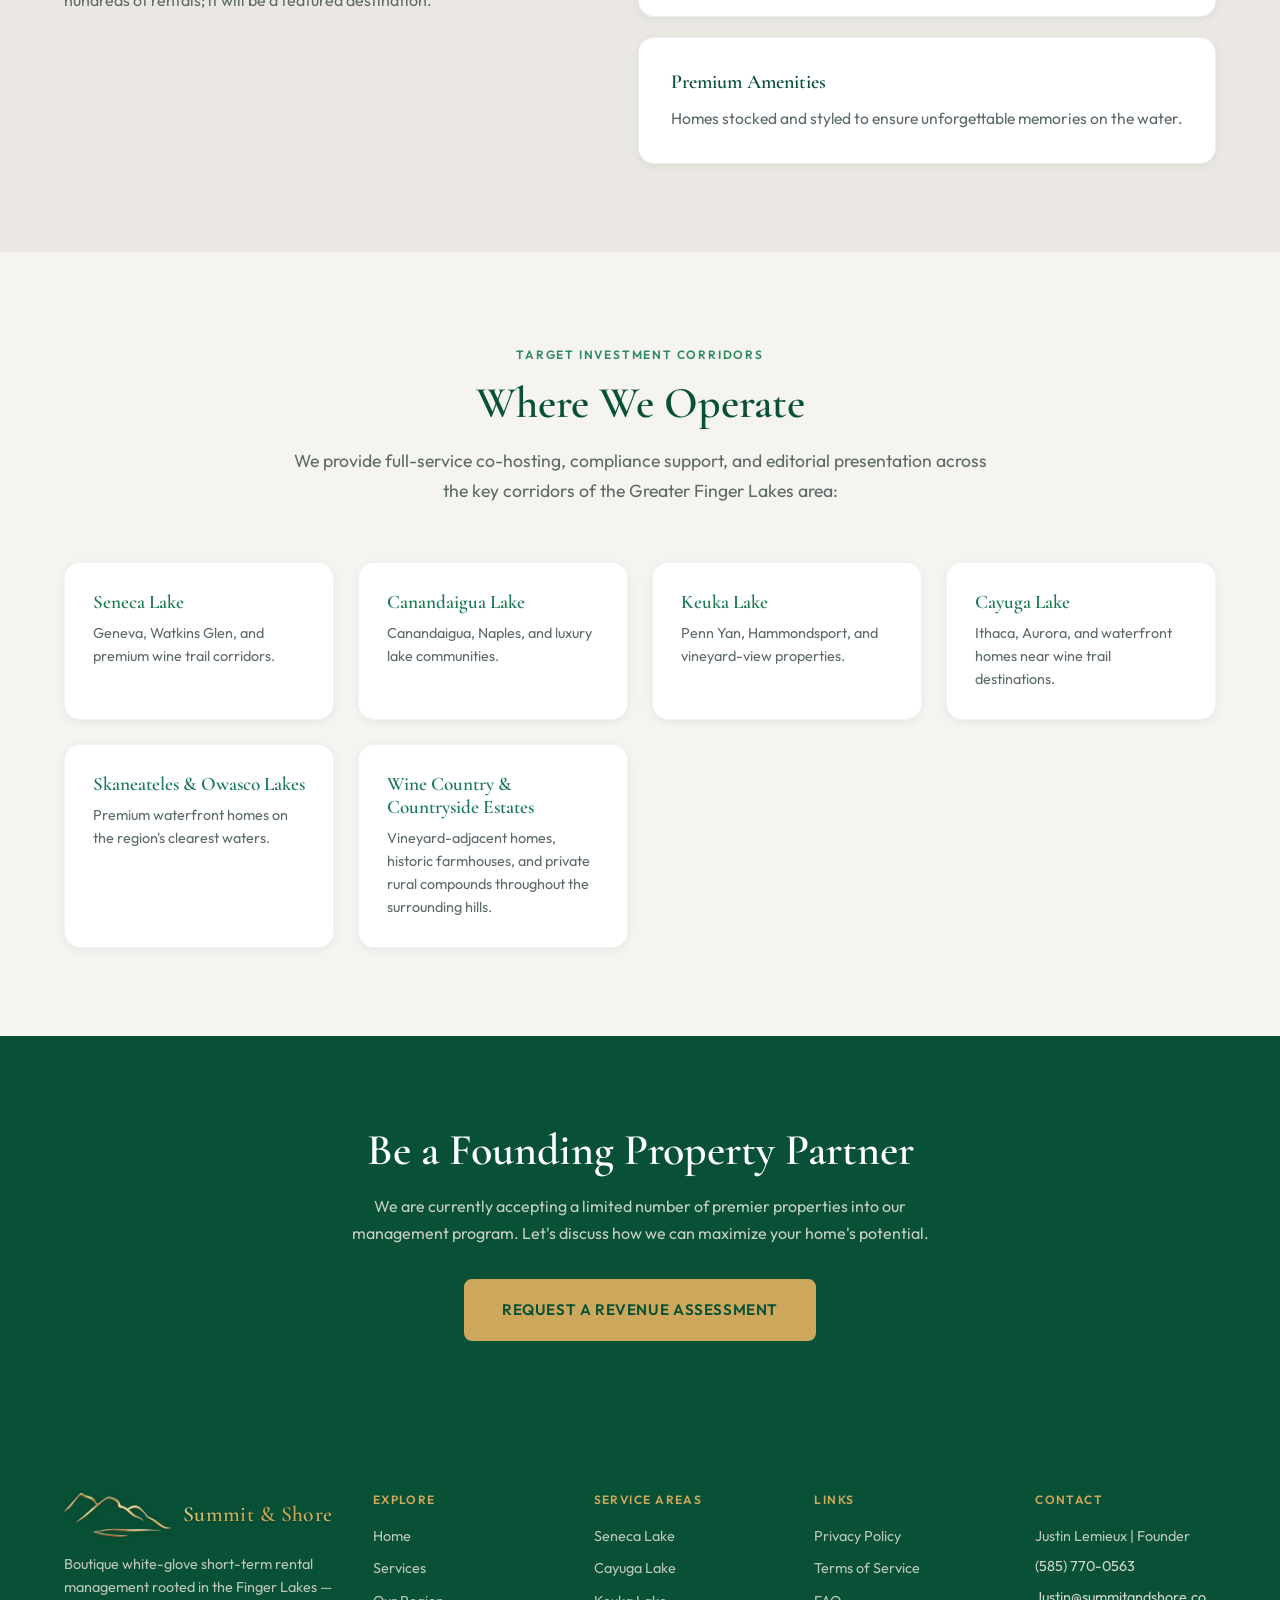
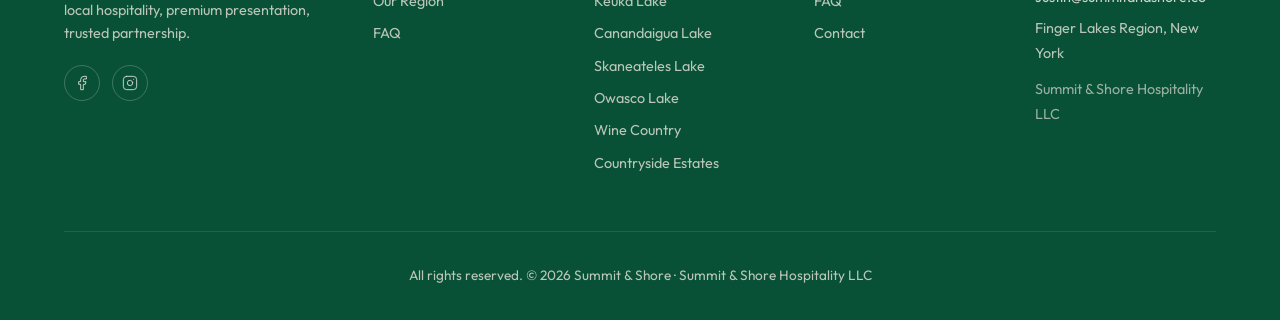
<file: our-region.html>
<!DOCTYPE html>
<html lang="en">
<head>
  <meta charset="UTF-8">
  <meta name="viewport" content="width=device-width, initial-scale=1.0">
  <meta name="description" content="Boutique Finger Lakes hospitality built on hyper-local expertise. Partner with Summit & Shore to build the region's premier lakeside retreats.">
  <title>Our Region | Finger Lakes | Summit & Shore</title>
  <link rel="canonical" href="https://summitandshore.co/our-region.html">
  <meta name="theme-color" content="#085136">
  <link rel="icon" href="favicon.png" type="image/png">
  <link rel="apple-touch-icon" href="apple-touch-icon.png">
  <meta property="og:type" content="website">
  <meta property="og:site_name" content="Summit & Shore">
  <meta property="og:url" content="https://summitandshore.co/our-region.html">
  <meta property="og:title" content="Our Region | Finger Lakes | Summit & Shore">
  <meta property="og:description" content="Boutique Finger Lakes hospitality built on hyper-local expertise. Partner with Summit & Shore to build the region's premier lakeside retreats.">
  <meta property="og:image" content="https://summitandshore.co/images/og-default.jpg">
  <meta property="og:image:width" content="1200">
  <meta property="og:image:height" content="630">
  <meta name="twitter:card" content="summary_large_image">
  <meta name="twitter:title" content="Our Region | Finger Lakes | Summit & Shore">
  <meta name="twitter:description" content="Boutique Finger Lakes hospitality built on hyper-local expertise. Partner with Summit & Shore to build the region's premier lakeside retreats.">
  <meta name="twitter:image" content="https://summitandshore.co/images/og-default.jpg">
  <link rel="preconnect" href="https://fonts.googleapis.com">
  <link rel="preconnect" href="https://fonts.gstatic.com" crossorigin>
  <link href="https://fonts.googleapis.com/css2?family=Cormorant+Garamond:ital,wght@0,400;0,600;0,700;1,400&family=Outfit:wght@300;400;500;600;700&display=swap" rel="stylesheet">
  <link rel="stylesheet" href="styles.css">
  <script type="application/ld+json">
  {
    "@context": "https://schema.org",
    "@graph": [
      {
        "@type": "WebPage",
        "@id": "https://summitandshore.co/our-region.html#webpage",
        "url": "https://summitandshore.co/our-region.html",
        "name": "Our Region | Finger Lakes | Summit & Shore",
        "description": "Boutique Finger Lakes hospitality built on hyper-local expertise. Partner with Summit & Shore to build the region's premier lakeside retreats.",
        "isPartOf": { "@id": "https://summitandshore.co/#website" },
        "about": { "@id": "https://summitandshore.co/#organization" }
      },
      {
        "@type": "BreadcrumbList",
        "itemListElement": [
          {
            "@type": "ListItem",
            "position": 1,
            "name": "Home",
            "item": "https://summitandshore.co/"
          },
          {
            "@type": "ListItem",
            "position": 2,
            "name": "Our Region",
            "item": "https://summitandshore.co/our-region.html"
          }
        ]
      }
    ]
  }
  </script>
</head>
<body>
  <a class="skip-link" href="#main">Skip to main content</a>
  <header class="header" id="header">
    <nav class="nav container">
      <a href="index.html" class="logo">
        <span class="logo-icon-wrap" aria-hidden="true">
          <img src="images/logo-header.png" alt="" class="logo-icon" height="42">
        </span>
        <span class="logo-wordmark">
          <span class="logo-text-primary">Summit &amp; Shore</span>
        </span>
      </a>
      <button class="nav-toggle" id="navToggle" aria-label="Toggle menu">
        <span></span><span></span><span></span>
      </button>
      <ul class="nav-links" id="navLinks">
        <li><a href="index.html">Home</a></li>
        <li><a href="services.html">Services</a></li>
        <li><a href="our-region.html" aria-current="page">Our Region</a></li>
        <li><a href="index.html#faq">FAQ</a></li>
      </ul>
      <a href="index.html#contact" class="btn btn-primary nav-cta">Book a Call</a>
    </nav>
  </header>

  <main id="main">
  <section class="page-hero">
    <div class="container page-hero-inner">
      <p class="hero-eyebrow">Rooted in the Finger Lakes</p>
      <h1>Boutique Hospitality Across the Finger Lakes</h1>
      <p class="page-hero-subtitle">Boutique hospitality built on hyper-local expertise. We live here, we invest here, and we are partnering with owners to build the region's premier collection of lakeside retreats.</p>
    </div>
  </section>

  <section class="about section" id="story">
    <div class="container">
      <div class="about-grid">
        <div class="about-image-wrap">
          <div class="about-image">
            <img src="images/finger-lakes-welcome-center.jpg" alt="Finger Lakes Welcome Center on Seneca Lake in Geneva, New York" width="1280" height="768" loading="lazy">
          </div>
          <p class="image-credit">Photo: Andre Carrotflower / <a href="https://commons.wikimedia.org/wiki/File:Geneva,_New_York_-_19_-_Finger_Lakes_Welcome_Center_-_20220810_-_terrace_and_lakeshore.jpg" rel="noopener noreferrer" target="_blank">Wikimedia Commons</a> (<a href="https://creativecommons.org/licenses/by-sa/4.0/" rel="noopener noreferrer" target="_blank">CC BY-SA 4.0</a>)</p>
        </div>
        <div class="about-content">
          <span class="section-label">Our Story &amp; Philosophy</span>
          <h2>Hospitality Managed Personally</h2>
          <p>Summit &amp; Shore was founded to bridge the gap between institutional-grade logistics and high-end, boutique styling. We believe that a luxury vacation rental requires an on-the-ground partner who treats your property like their own asset. From seamless local municipal compliance to curated design presentation, we handle the details so you can enjoy the returns.</p>
        </div>
      </div>
    </div>
  </section>

  <section class="philosophy section section-alt" id="vision">
    <div class="container">
      <div class="philosophy-grid">
        <div class="philosophy-content">
          <span class="section-label">Our Vision for the Region</span>
          <h2>Defining the Lakeside Experience</h2>
          <p>We are selectively partnering with property owners to build a curated portfolio of exceptional homes. Our focus is entirely on properties with character — beautifully styled, impeccably maintained, and stocked with premium amenities to ensure unforgettable memories on the water.</p>
          <p>When you partner with us, your home won't be buried in a catalog of hundreds of rentals; it will be a featured destination.</p>
        </div>
        <div class="philosophy-cards">
          <article class="pillar-card">
            <h3>Curated Portfolio</h3>
            <p>Selectively partnering with owners who share our standards for design, maintenance, and guest experience.</p>
          </article>
          <article class="pillar-card">
            <h3>Featured Destinations</h3>
            <p>Your property stands out as a premier lakeside retreat — not another listing lost in the crowd.</p>
          </article>
          <article class="pillar-card">
            <h3>Premium Amenities</h3>
            <p>Homes stocked and styled to ensure unforgettable memories on the water.</p>
          </article>
        </div>
      </div>
    </div>
  </section>

  <section class="markets-areas section" id="corridors">
    <div class="container">
      <div class="section-header centered">
        <span class="section-label">Target Investment Corridors</span>
        <h2>Where We Operate</h2>
        <p>We provide full-service co-hosting, compliance support, and editorial presentation across the key corridors of the Greater Finger Lakes area:</p>
      </div>
      <div class="markets-areas-grid">
        <article class="markets-area-card">
          <h3>Seneca Lake</h3>
          <p>Geneva, Watkins Glen, and premium wine trail corridors.</p>
        </article>
        <article class="markets-area-card">
          <h3>Canandaigua Lake</h3>
          <p>Canandaigua, Naples, and luxury lake communities.</p>
        </article>
        <article class="markets-area-card">
          <h3>Keuka Lake</h3>
          <p>Penn Yan, Hammondsport, and vineyard-view properties.</p>
        </article>
        <article class="markets-area-card">
          <h3>Cayuga Lake</h3>
          <p>Ithaca, Aurora, and waterfront homes near wine trail destinations.</p>
        </article>
        <article class="markets-area-card">
          <h3>Skaneateles &amp; Owasco Lakes</h3>
          <p>Premium waterfront homes on the region's clearest waters.</p>
        </article>
        <article class="markets-area-card">
          <h3>Wine Country &amp; Countryside Estates</h3>
          <p>Vineyard-adjacent homes, historic farmhouses, and private rural compounds throughout the surrounding hills.</p>
        </article>
      </div>
    </div>
  </section>

  <section class="page-cta section section-dark">
    <div class="container page-cta-inner">
      <h2>Be a Founding Property Partner</h2>
      <p>We are currently accepting a limited number of premier properties into our management program. Let's discuss how we can maximize your home's potential.</p>
      <div class="page-cta-actions">
        <a href="index.html#contact" class="btn btn-primary btn-lg">Request a Revenue Assessment</a>
      </div>
    </div>
  </section>
  </main>

  <footer class="footer">
    <div class="container">
      <div class="footer-grid">
        <div class="footer-brand">
          <a href="index.html" class="logo">
            <span class="logo-icon-wrap" aria-hidden="true">
              <img src="images/logo-header.png" alt="" class="logo-icon" height="42">
            </span>
            <span class="logo-wordmark">
              <span class="logo-text-primary">Summit &amp; Shore</span>
            </span>
          </a>
          <p>Boutique white-glove short-term rental management rooted in the Finger Lakes — local hospitality, premium presentation, trusted partnership.</p>
          <div class="footer-social">
            <a href="https://www.facebook.com/share/1CshYgZtUq/" class="footer-social-link" target="_blank" rel="noopener noreferrer" aria-label="Facebook">
              <svg viewBox="0 0 24 24" fill="none" stroke="currentColor" stroke-width="1.5" stroke-linecap="round" stroke-linejoin="round" aria-hidden="true"><path d="M18 2h-3a5 5 0 00-5 5v3H7v4h3v8h4v-8h3l1-4h-4V7a1 1 0 011-1h3z"/></svg>
            </a>
            <a href="https://www.instagram.com/summit.and.shore" class="footer-social-link" target="_blank" rel="noopener noreferrer" aria-label="Instagram">
              <svg viewBox="0 0 24 24" fill="none" stroke="currentColor" stroke-width="1.5" stroke-linecap="round" stroke-linejoin="round" aria-hidden="true"><rect x="2" y="2" width="20" height="20" rx="5" ry="5"/><path d="M16 11.37A4 4 0 1112.63 8 4 4 0 0116 11.37z"/><line x1="17.5" y1="6.5" x2="17.51" y2="6.5"/></svg>
            </a>
          </div>
        </div>
        <div class="footer-links">
          <h4>Explore</h4>
          <ul>
            <li><a href="index.html">Home</a></li>
            <li><a href="services.html">Services</a></li>
            <li><a href="our-region.html">Our Region</a></li>
            <li><a href="index.html#faq">FAQ</a></li>
          </ul>
        </div>
        <div class="footer-links">
          <h4>Service Areas</h4>
          <ul>
            <li><a href="our-region.html#corridors">Seneca Lake</a></li>
            <li><a href="our-region.html#corridors">Cayuga Lake</a></li>
            <li><a href="our-region.html#corridors">Keuka Lake</a></li>
            <li><a href="our-region.html#corridors">Canandaigua Lake</a></li>
            <li><a href="our-region.html#corridors">Skaneateles Lake</a></li>
            <li><a href="our-region.html#corridors">Owasco Lake</a></li>
            <li><a href="our-region.html#corridors">Wine Country</a></li>
            <li><a href="our-region.html#corridors">Countryside Estates</a></li>
          </ul>
        </div>
        <div class="footer-links">
          <h4>Links</h4>
          <ul>
            <li><a href="privacy.html">Privacy Policy</a></li>
            <li><a href="terms.html">Terms of Service</a></li>
            <li><a href="index.html#faq">FAQ</a></li>
            <li><a href="index.html#contact">Contact</a></li>
          </ul>
        </div>
        <div class="footer-contact">
          <h4>Contact</h4>
          <p>Justin Lemieux | Founder</p>
          <p><a href="tel:+15857700563">(585) 770-0563</a></p>
          <p><a href="mailto:Justin@summitandshore.co">Justin@summitandshore.co</a></p>
          <p>Finger Lakes Region, New York</p>
          <p class="footer-legal-name">Summit &amp; Shore Hospitality LLC</p>
        </div>
      </div>
      <div class="footer-bottom">
        <p>All rights reserved. © 2026 Summit &amp; Shore · Summit &amp; Shore Hospitality LLC</p>
      </div>
    </div>
  </footer>

  <script src="script.js"></script>
</body>
</html>
</file>
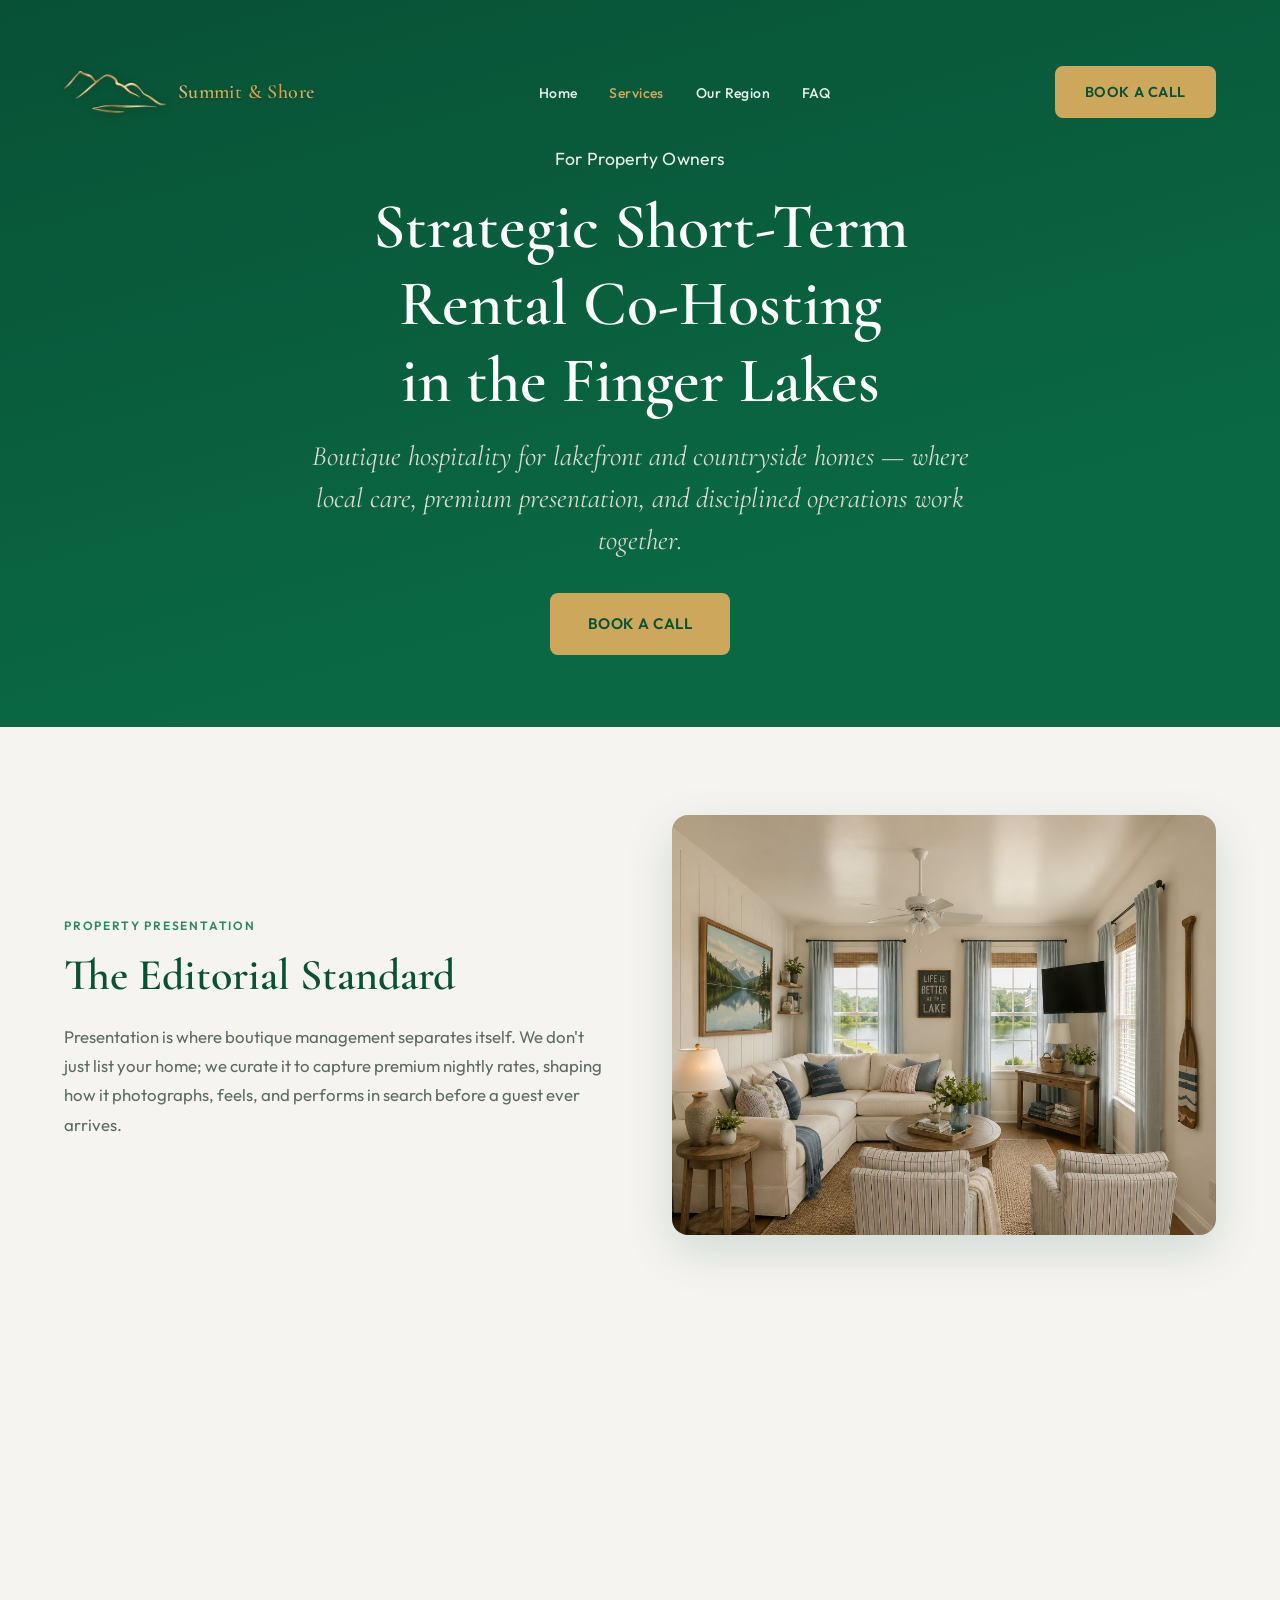
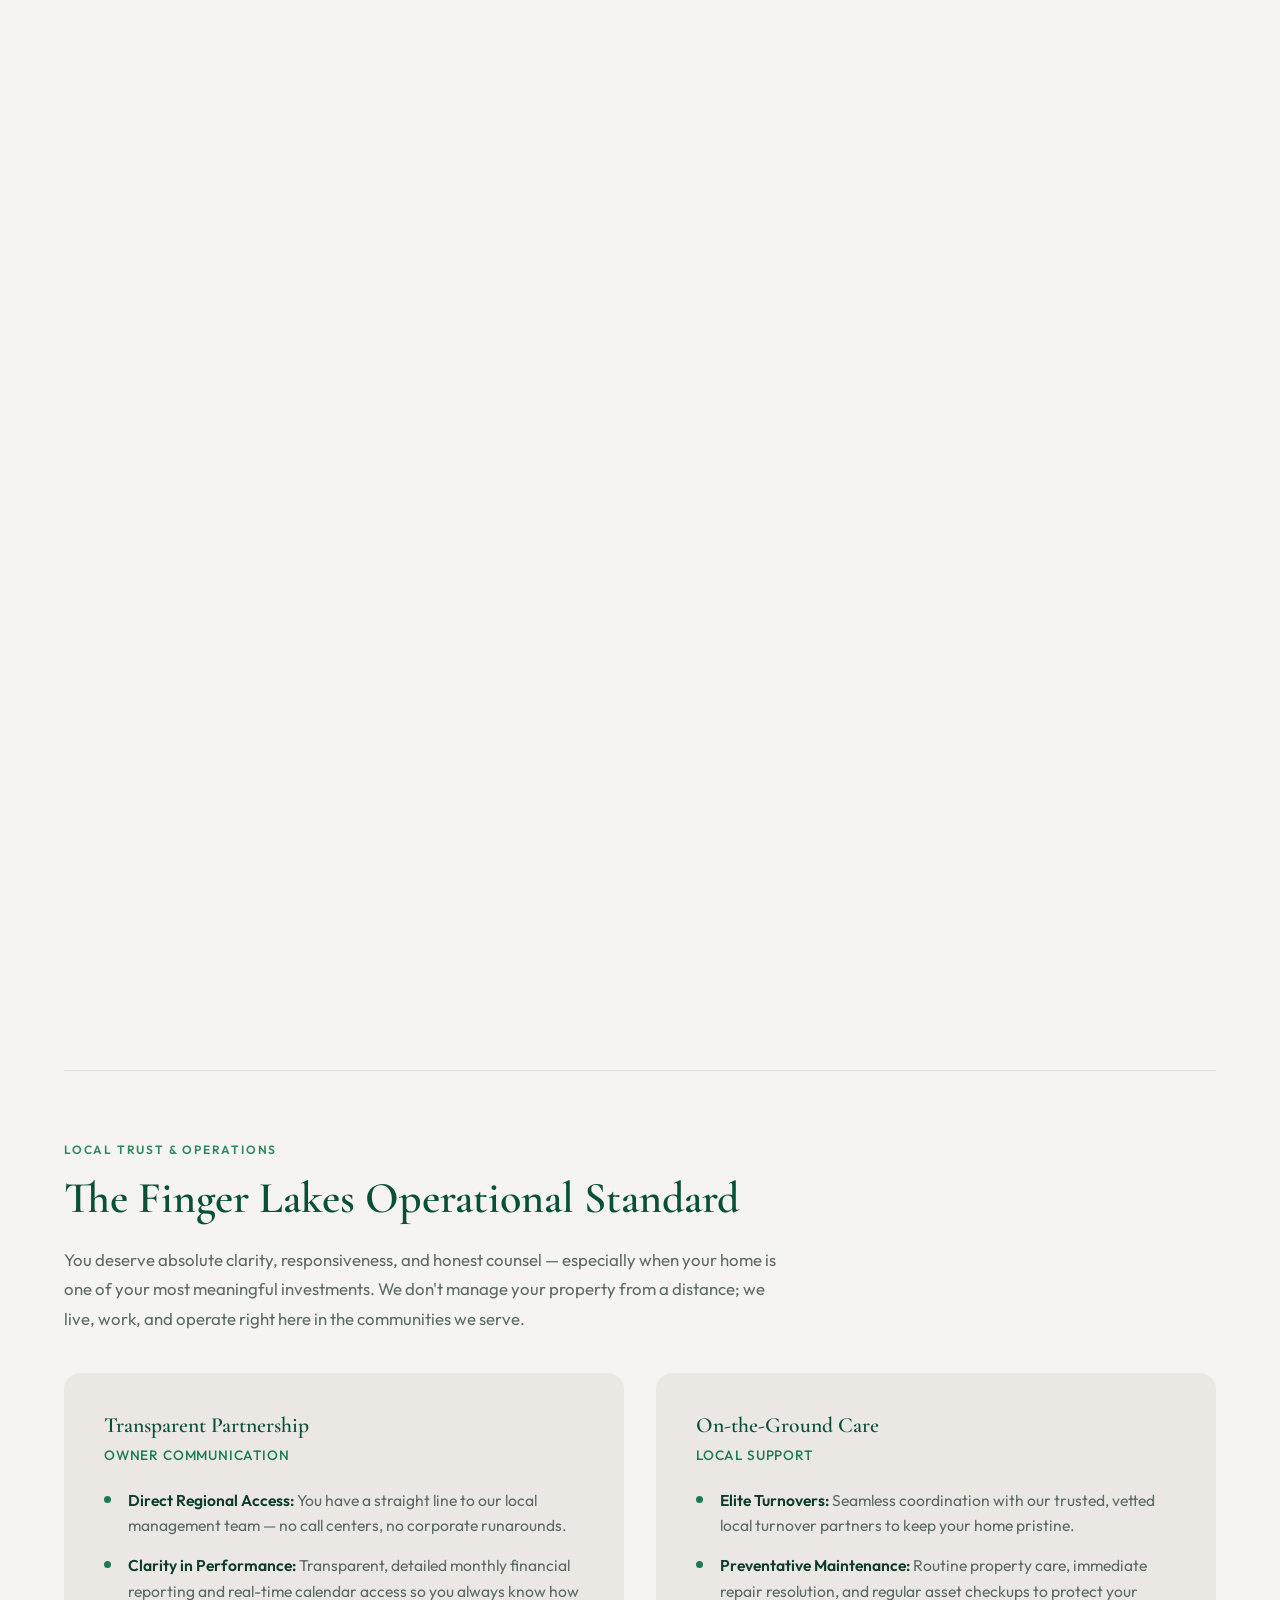
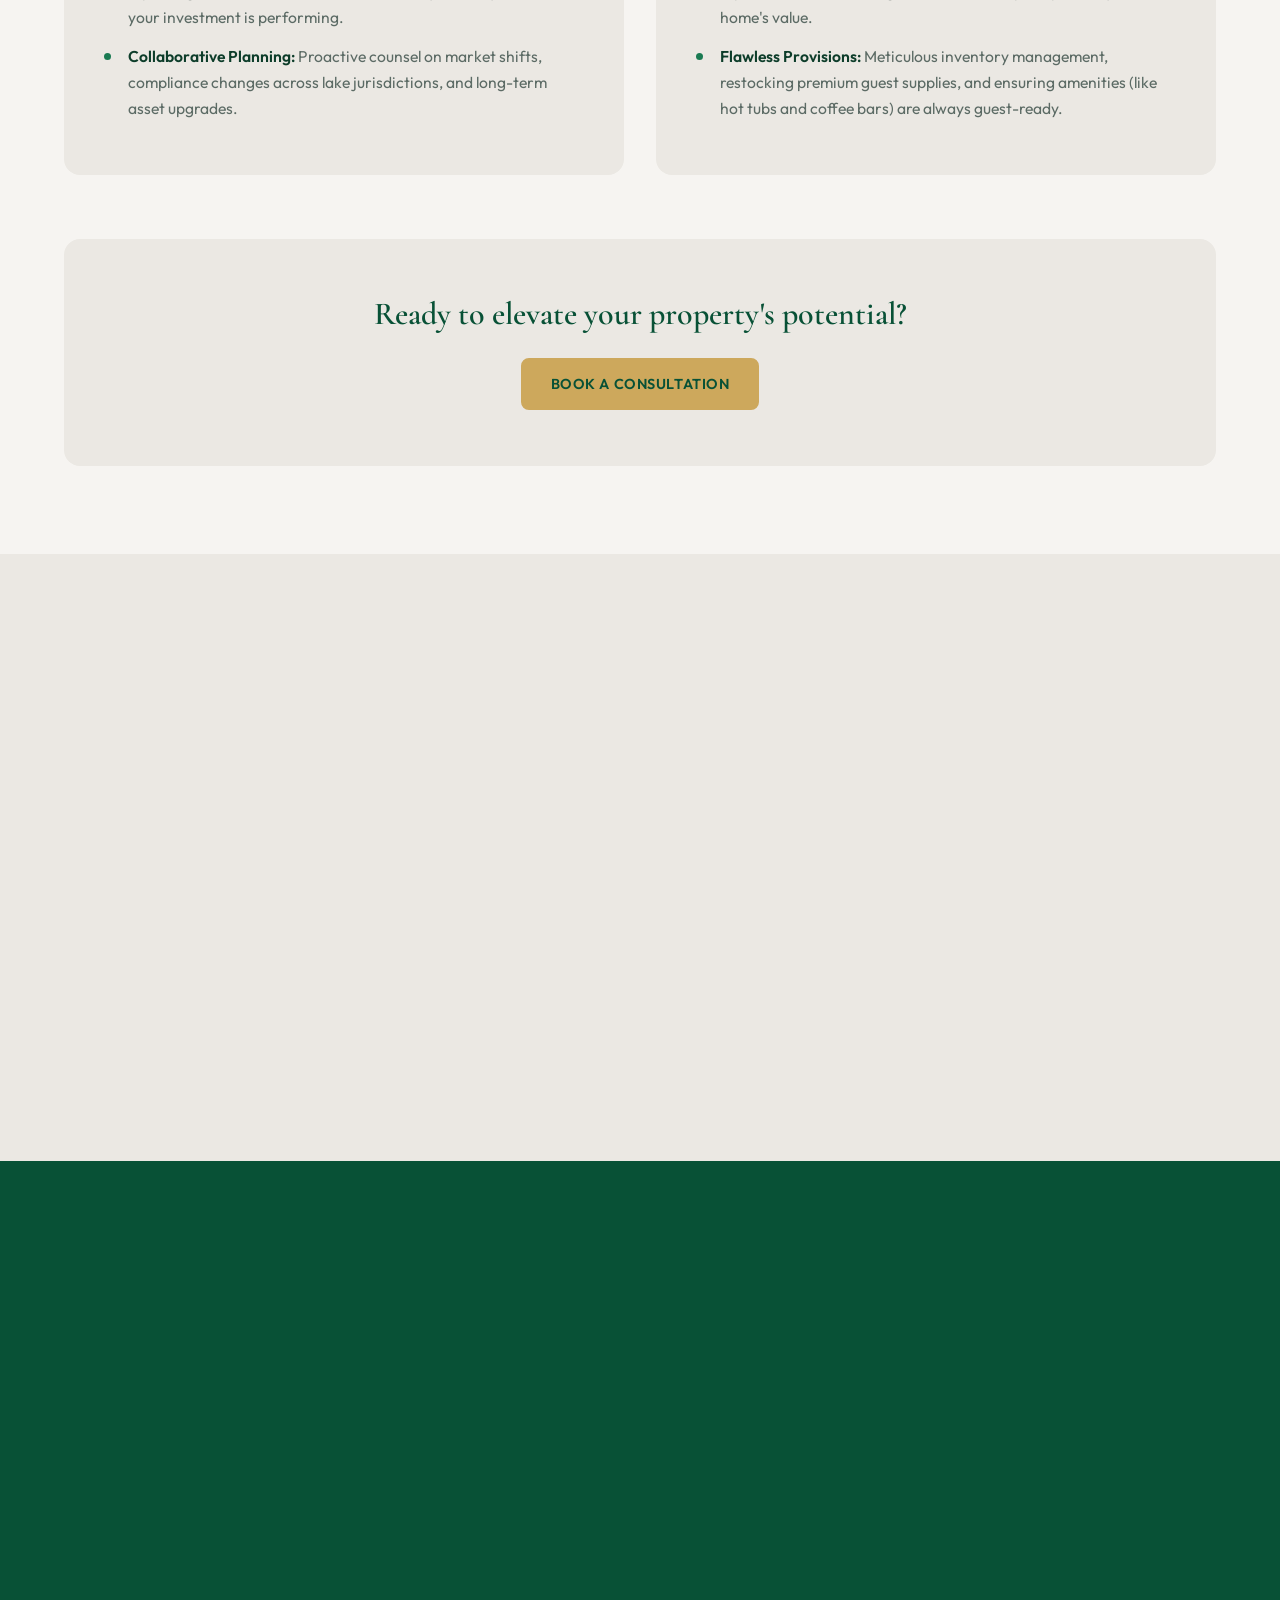
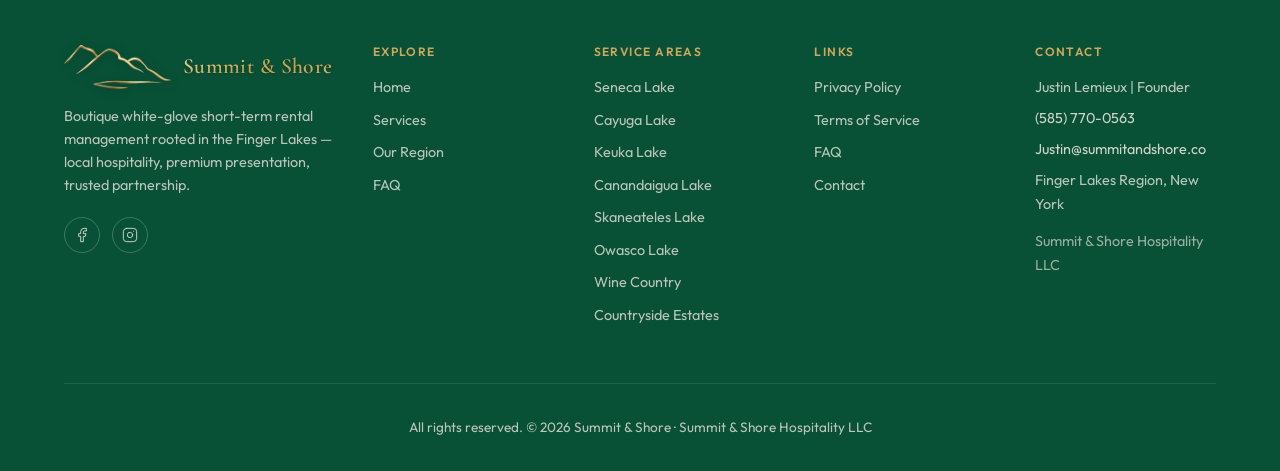
<file: presentation.html>
<!DOCTYPE html>
<html lang="en">
<head>
  <meta charset="UTF-8">
  <meta http-equiv="refresh" content="0; url=services.html#design-showcase">
  <meta name="robots" content="noindex">
  <title>Redirecting…</title>
  <link rel="canonical" href="https://summitandshore.co/services.html">
</head>
<body>
  <p>This page has moved. <a href="services.html#design-showcase">Go to our presentation standard</a>.</p>
</body>
</html>
</file>
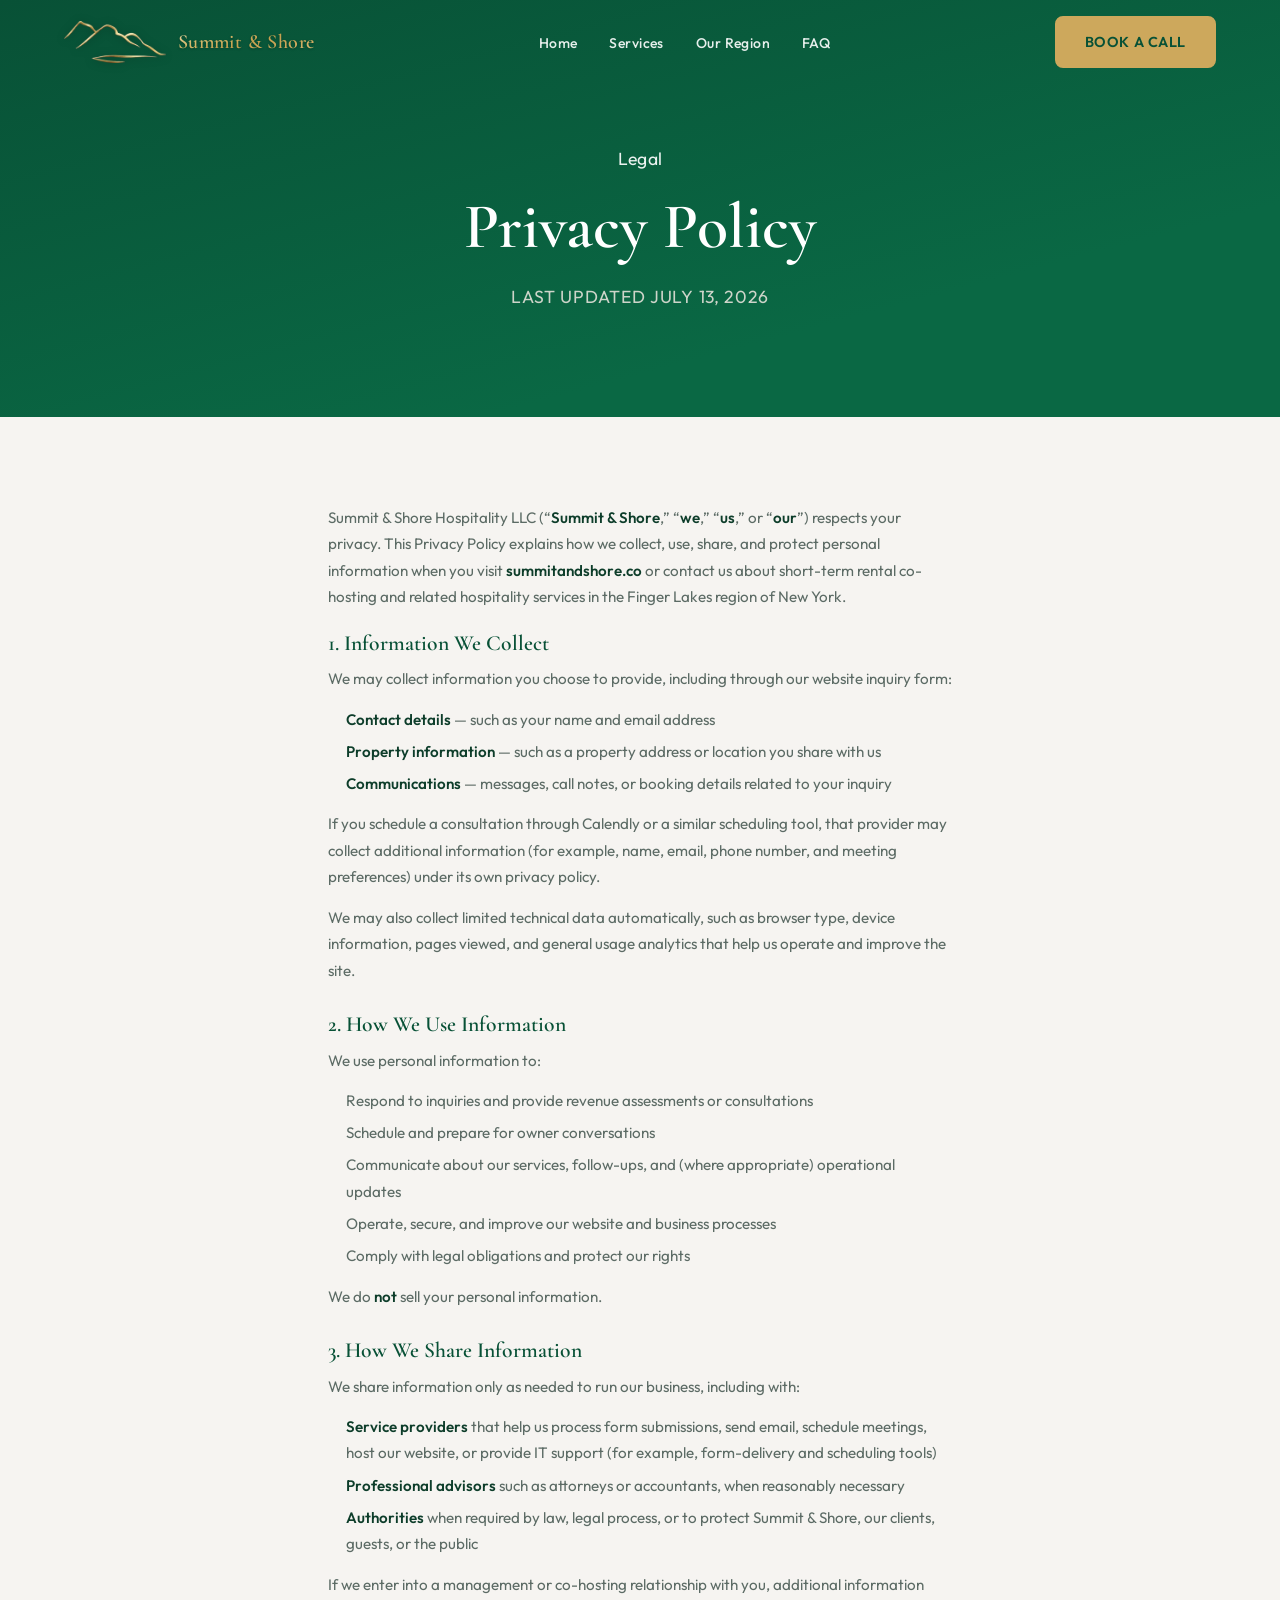
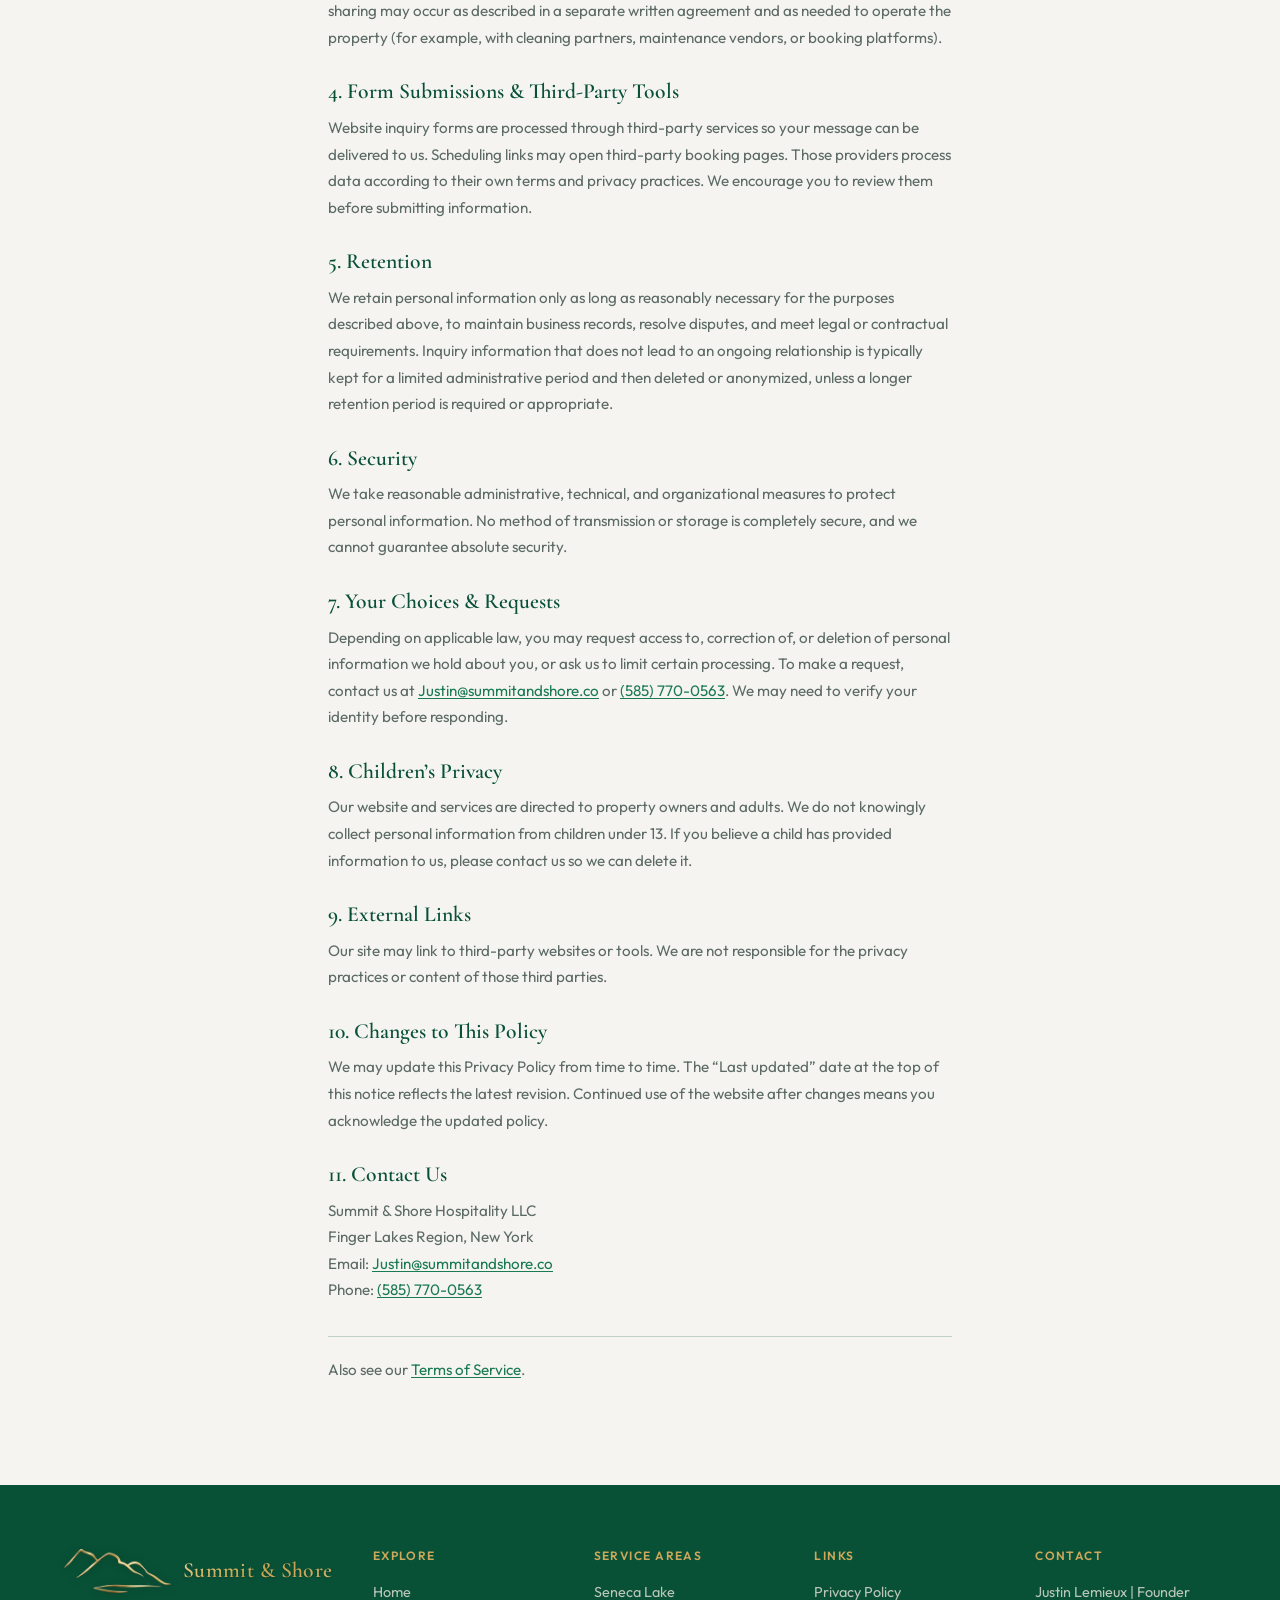
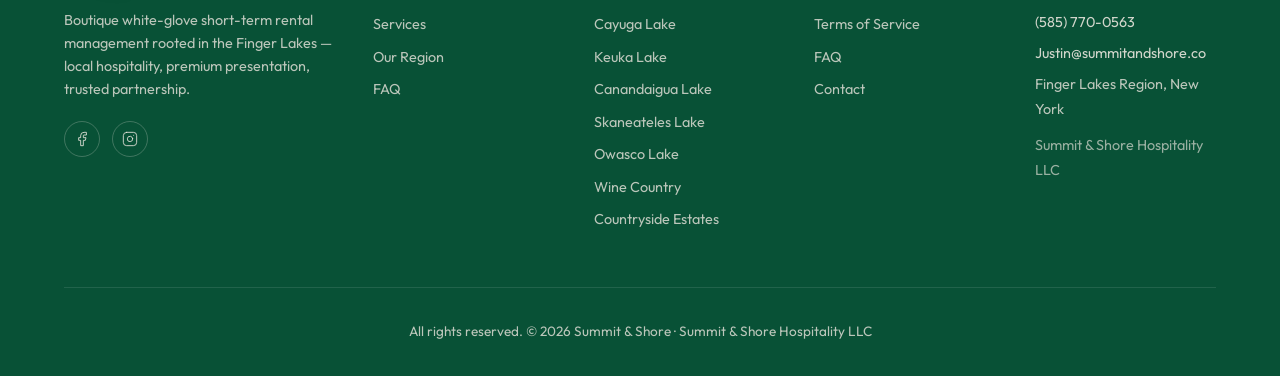
<file: privacy.html>
<!DOCTYPE html>
<html lang="en">
<head>
  <meta charset="UTF-8">
  <meta name="viewport" content="width=device-width, initial-scale=1.0">
  <meta name="description" content="Privacy Policy for Summit & Shore Hospitality LLC — how we collect, use, and protect information when you visit summitandshore.co.">
  <title>Privacy Policy | Summit & Shore</title>
  <link rel="canonical" href="https://summitandshore.co/privacy.html">
  <meta name="theme-color" content="#085136">
  <link rel="icon" href="favicon.png" type="image/png">
  <link rel="apple-touch-icon" href="apple-touch-icon.png">
  <meta property="og:type" content="website">
  <meta property="og:site_name" content="Summit & Shore">
  <meta property="og:url" content="https://summitandshore.co/privacy.html">
  <meta property="og:title" content="Privacy Policy | Summit & Shore">
  <meta property="og:description" content="Privacy Policy for Summit & Shore Hospitality LLC — how we collect, use, and protect information when you visit summitandshore.co.">
  <meta property="og:image" content="https://summitandshore.co/images/og-default.jpg">
  <meta property="og:image:width" content="1200">
  <meta property="og:image:height" content="630">
  <meta name="twitter:card" content="summary_large_image">
  <meta name="twitter:title" content="Privacy Policy | Summit & Shore">
  <meta name="twitter:description" content="Privacy Policy for Summit & Shore Hospitality LLC — how we collect, use, and protect information when you visit summitandshore.co.">
  <meta name="twitter:image" content="https://summitandshore.co/images/og-default.jpg">
  <link rel="preconnect" href="https://fonts.googleapis.com">
  <link rel="preconnect" href="https://fonts.gstatic.com" crossorigin>
  <link href="https://fonts.googleapis.com/css2?family=Cormorant+Garamond:ital,wght@0,400;0,600;0,700;1,400&family=Outfit:wght@300;400;500;600;700&display=swap" rel="stylesheet">
  <link rel="stylesheet" href="styles.css">
  <script type="application/ld+json">
  {
    "@context": "https://schema.org",
    "@graph": [
      {
        "@type": "WebPage",
        "@id": "https://summitandshore.co/privacy.html#webpage",
        "url": "https://summitandshore.co/privacy.html",
        "name": "Privacy Policy | Summit & Shore",
        "description": "Privacy Policy for Summit & Shore Hospitality LLC — how we collect, use, and protect information when you visit summitandshore.co.",
        "isPartOf": { "@id": "https://summitandshore.co/#website" }
      },
      {
        "@type": "BreadcrumbList",
        "itemListElement": [
          {
            "@type": "ListItem",
            "position": 1,
            "name": "Home",
            "item": "https://summitandshore.co/"
          },
          {
            "@type": "ListItem",
            "position": 2,
            "name": "Privacy Policy",
            "item": "https://summitandshore.co/privacy.html"
          }
        ]
      }
    ]
  }
  </script>
</head>
<body>
  <a class="skip-link" href="#main">Skip to main content</a>
  <header class="header" id="header">
    <nav class="nav container">
      <a href="index.html" class="logo">
        <span class="logo-icon-wrap" aria-hidden="true">
          <img src="images/logo-header.png" alt="" class="logo-icon" height="42">
        </span>
        <span class="logo-wordmark">
          <span class="logo-text-primary">Summit &amp; Shore</span>
        </span>
      </a>
      <button class="nav-toggle" id="navToggle" aria-label="Toggle menu">
        <span></span><span></span><span></span>
      </button>
      <ul class="nav-links" id="navLinks">
        <li><a href="index.html">Home</a></li>
        <li><a href="services.html">Services</a></li>
        <li><a href="our-region.html">Our Region</a></li>
        <li><a href="index.html#faq">FAQ</a></li>
      </ul>
      <a href="index.html#contact" class="btn btn-primary nav-cta">Book a Call</a>
    </nav>
  </header>

  <main id="main">
    <section class="page-hero page-hero--compact">
      <div class="container page-hero-inner">
        <p class="hero-eyebrow">Legal</p>
        <h1>Privacy Policy</h1>
        <p class="page-hero-subtitle legal-updated">Last updated July 13, 2026</p>
      </div>
    </section>

    <section class="section">
      <div class="container legal-doc">
        <p>Summit &amp; Shore Hospitality LLC (“<strong>Summit &amp; Shore</strong>,” “<strong>we</strong>,” “<strong>us</strong>,” or “<strong>our</strong>”) respects your privacy. This Privacy Policy explains how we collect, use, share, and protect personal information when you visit <strong>summitandshore.co</strong> or contact us about short-term rental co-hosting and related hospitality services in the Finger Lakes region of New York.</p>

        <h2>1. Information We Collect</h2>
        <p>We may collect information you choose to provide, including through our website inquiry form:</p>
        <ul>
          <li><strong>Contact details</strong> — such as your name and email address</li>
          <li><strong>Property information</strong> — such as a property address or location you share with us</li>
          <li><strong>Communications</strong> — messages, call notes, or booking details related to your inquiry</li>
        </ul>
        <p>If you schedule a consultation through Calendly or a similar scheduling tool, that provider may collect additional information (for example, name, email, phone number, and meeting preferences) under its own privacy policy.</p>
        <p>We may also collect limited technical data automatically, such as browser type, device information, pages viewed, and general usage analytics that help us operate and improve the site.</p>

        <h2>2. How We Use Information</h2>
        <p>We use personal information to:</p>
        <ul>
          <li>Respond to inquiries and provide revenue assessments or consultations</li>
          <li>Schedule and prepare for owner conversations</li>
          <li>Communicate about our services, follow-ups, and (where appropriate) operational updates</li>
          <li>Operate, secure, and improve our website and business processes</li>
          <li>Comply with legal obligations and protect our rights</li>
        </ul>
        <p>We do <strong>not</strong> sell your personal information.</p>

        <h2>3. How We Share Information</h2>
        <p>We share information only as needed to run our business, including with:</p>
        <ul>
          <li><strong>Service providers</strong> that help us process form submissions, send email, schedule meetings, host our website, or provide IT support (for example, form-delivery and scheduling tools)</li>
          <li><strong>Professional advisors</strong> such as attorneys or accountants, when reasonably necessary</li>
          <li><strong>Authorities</strong> when required by law, legal process, or to protect Summit &amp; Shore, our clients, guests, or the public</li>
        </ul>
        <p>If we enter into a management or co-hosting relationship with you, additional information sharing may occur as described in a separate written agreement and as needed to operate the property (for example, with cleaning partners, maintenance vendors, or booking platforms).</p>

        <h2>4. Form Submissions &amp; Third-Party Tools</h2>
        <p>Website inquiry forms are processed through third-party services so your message can be delivered to us. Scheduling links may open third-party booking pages. Those providers process data according to their own terms and privacy practices. We encourage you to review them before submitting information.</p>

        <h2>5. Retention</h2>
        <p>We retain personal information only as long as reasonably necessary for the purposes described above, to maintain business records, resolve disputes, and meet legal or contractual requirements. Inquiry information that does not lead to an ongoing relationship is typically kept for a limited administrative period and then deleted or anonymized, unless a longer retention period is required or appropriate.</p>

        <h2>6. Security</h2>
        <p>We take reasonable administrative, technical, and organizational measures to protect personal information. No method of transmission or storage is completely secure, and we cannot guarantee absolute security.</p>

        <h2>7. Your Choices &amp; Requests</h2>
        <p>Depending on applicable law, you may request access to, correction of, or deletion of personal information we hold about you, or ask us to limit certain processing. To make a request, contact us at <a href="mailto:Justin@summitandshore.co">Justin@summitandshore.co</a> or <a href="tel:+15857700563">(585) 770-0563</a>. We may need to verify your identity before responding.</p>

        <h2>8. Children’s Privacy</h2>
        <p>Our website and services are directed to property owners and adults. We do not knowingly collect personal information from children under 13. If you believe a child has provided information to us, please contact us so we can delete it.</p>

        <h2>9. External Links</h2>
        <p>Our site may link to third-party websites or tools. We are not responsible for the privacy practices or content of those third parties.</p>

        <h2>10. Changes to This Policy</h2>
        <p>We may update this Privacy Policy from time to time. The “Last updated” date at the top of this notice reflects the latest revision. Continued use of the website after changes means you acknowledge the updated policy.</p>

        <h2>11. Contact Us</h2>
        <p>Summit &amp; Shore Hospitality LLC<br>Finger Lakes Region, New York<br>Email: <a href="mailto:Justin@summitandshore.co">Justin@summitandshore.co</a><br>Phone: <a href="tel:+15857700563">(585) 770-0563</a></p>

        <p class="legal-crosslink">Also see our <a href="terms.html">Terms of Service</a>.</p>
      </div>
    </section>
  </main>

  <footer class="footer">
    <div class="container">
      <div class="footer-grid">
        <div class="footer-brand">
          <a href="index.html" class="logo">
            <span class="logo-icon-wrap" aria-hidden="true">
              <img src="images/logo-header.png" alt="" class="logo-icon" height="42">
            </span>
            <span class="logo-wordmark">
              <span class="logo-text-primary">Summit &amp; Shore</span>
            </span>
          </a>
          <p>Boutique white-glove short-term rental management rooted in the Finger Lakes — local hospitality, premium presentation, trusted partnership.</p>
          <div class="footer-social">
            <a href="https://www.facebook.com/share/1CshYgZtUq/" class="footer-social-link" target="_blank" rel="noopener noreferrer" aria-label="Facebook">
              <svg viewBox="0 0 24 24" fill="none" stroke="currentColor" stroke-width="1.5" stroke-linecap="round" stroke-linejoin="round" aria-hidden="true"><path d="M18 2h-3a5 5 0 00-5 5v3H7v4h3v8h4v-8h3l1-4h-4V7a1 1 0 011-1h3z"/></svg>
            </a>
            <a href="https://www.instagram.com/summit.and.shore" class="footer-social-link" target="_blank" rel="noopener noreferrer" aria-label="Instagram">
              <svg viewBox="0 0 24 24" fill="none" stroke="currentColor" stroke-width="1.5" stroke-linecap="round" stroke-linejoin="round" aria-hidden="true"><rect x="2" y="2" width="20" height="20" rx="5" ry="5"/><path d="M16 11.37A4 4 0 1112.63 8 4 4 0 0116 11.37z"/><line x1="17.5" y1="6.5" x2="17.51" y2="6.5"/></svg>
            </a>
          </div>
        </div>
        <div class="footer-links">
          <h4>Explore</h4>
          <ul>
            <li><a href="index.html">Home</a></li>
            <li><a href="services.html">Services</a></li>
            <li><a href="our-region.html">Our Region</a></li>
            <li><a href="index.html#faq">FAQ</a></li>
          </ul>
        </div>
        <div class="footer-links">
          <h4>Service Areas</h4>
          <ul>
            <li><a href="our-region.html#corridors">Seneca Lake</a></li>
            <li><a href="our-region.html#corridors">Cayuga Lake</a></li>
            <li><a href="our-region.html#corridors">Keuka Lake</a></li>
            <li><a href="our-region.html#corridors">Canandaigua Lake</a></li>
            <li><a href="our-region.html#corridors">Skaneateles Lake</a></li>
            <li><a href="our-region.html#corridors">Owasco Lake</a></li>
            <li><a href="our-region.html#corridors">Wine Country</a></li>
            <li><a href="our-region.html#corridors">Countryside Estates</a></li>
          </ul>
        </div>
        <div class="footer-links">
          <h4>Links</h4>
          <ul>
            <li><a href="privacy.html" aria-current="page">Privacy Policy</a></li>
            <li><a href="terms.html">Terms of Service</a></li>
            <li><a href="index.html#faq">FAQ</a></li>
            <li><a href="index.html#contact">Contact</a></li>
          </ul>
        </div>
        <div class="footer-contact">
          <h4>Contact</h4>
          <p>Justin Lemieux | Founder</p>
          <p><a href="tel:+15857700563">(585) 770-0563</a></p>
          <p><a href="mailto:Justin@summitandshore.co">Justin@summitandshore.co</a></p>
          <p>Finger Lakes Region, New York</p>
          <p class="footer-legal-name">Summit &amp; Shore Hospitality LLC</p>
        </div>
      </div>
      <div class="footer-bottom">
        <p>All rights reserved. © 2026 Summit &amp; Shore · Summit &amp; Shore Hospitality LLC</p>
      </div>
    </div>
  </footer>

  <script src="script.js"></script>
</body>
</html>
</file>
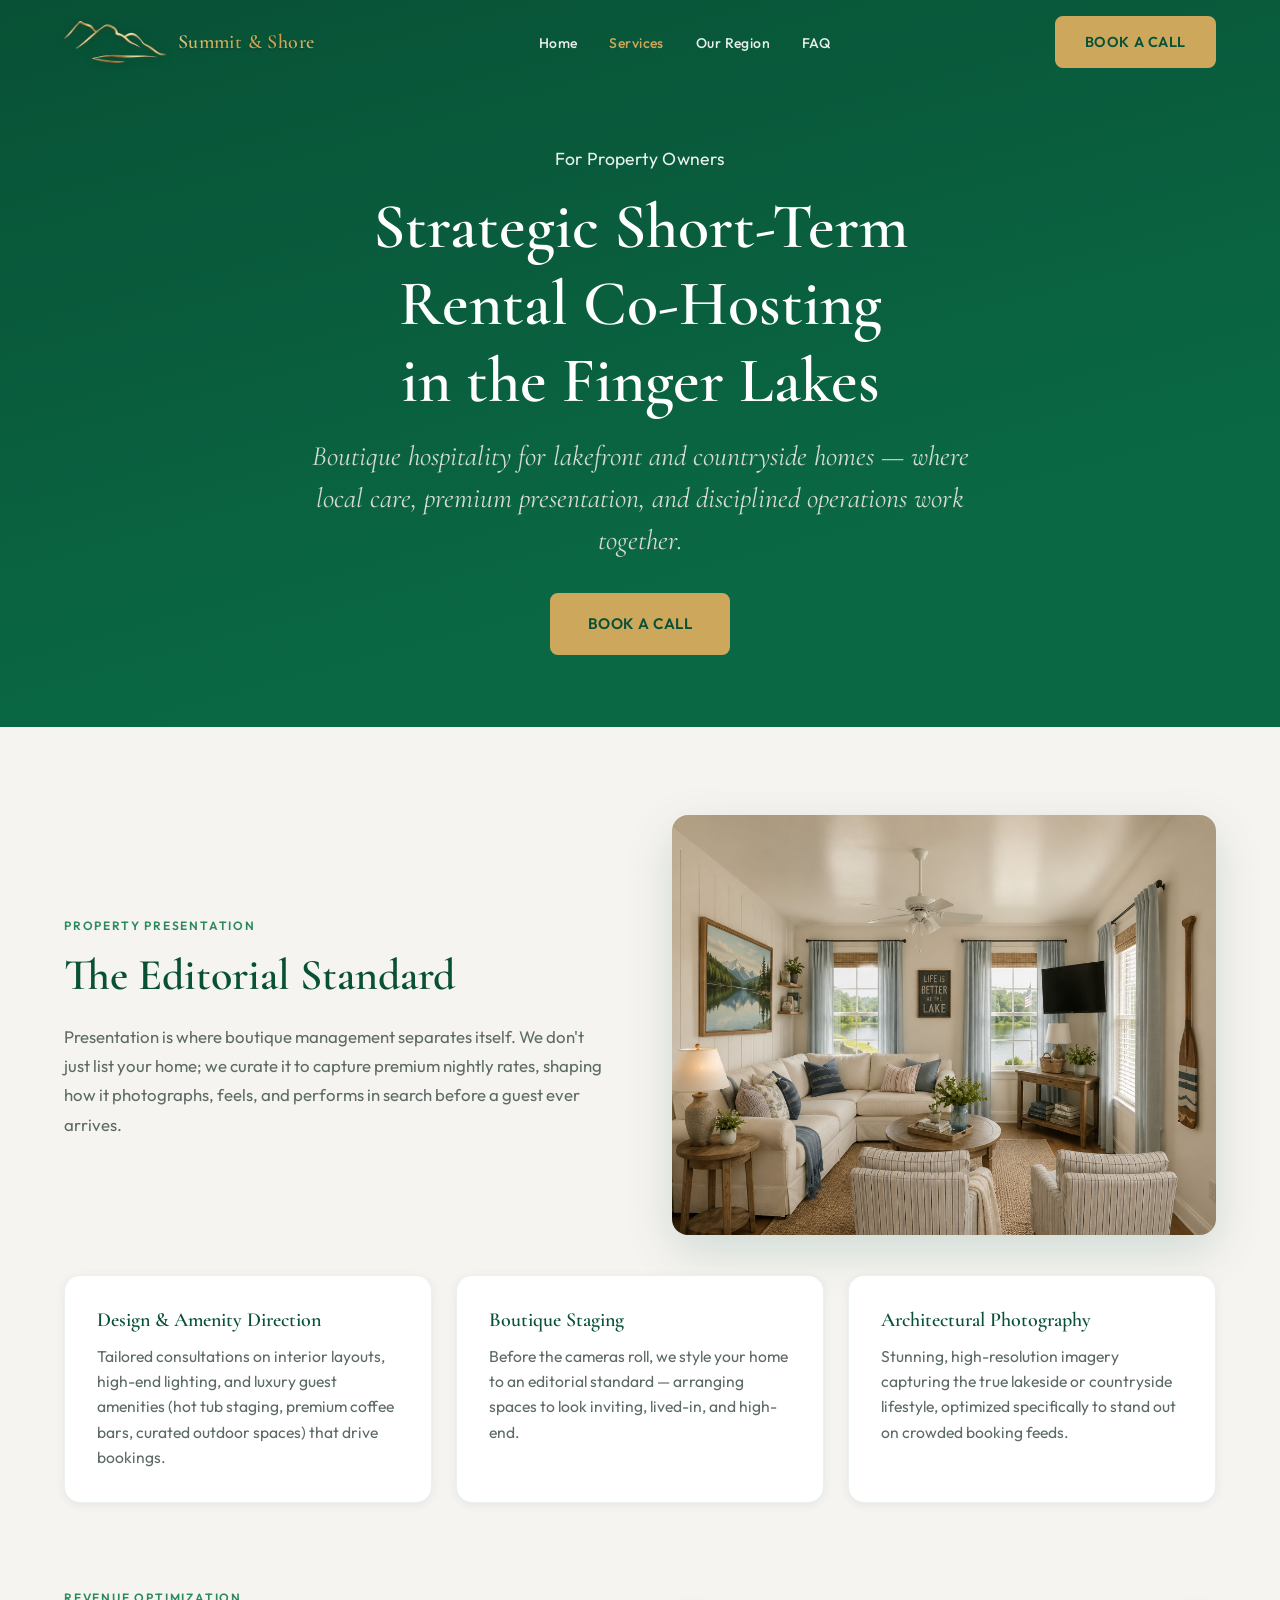
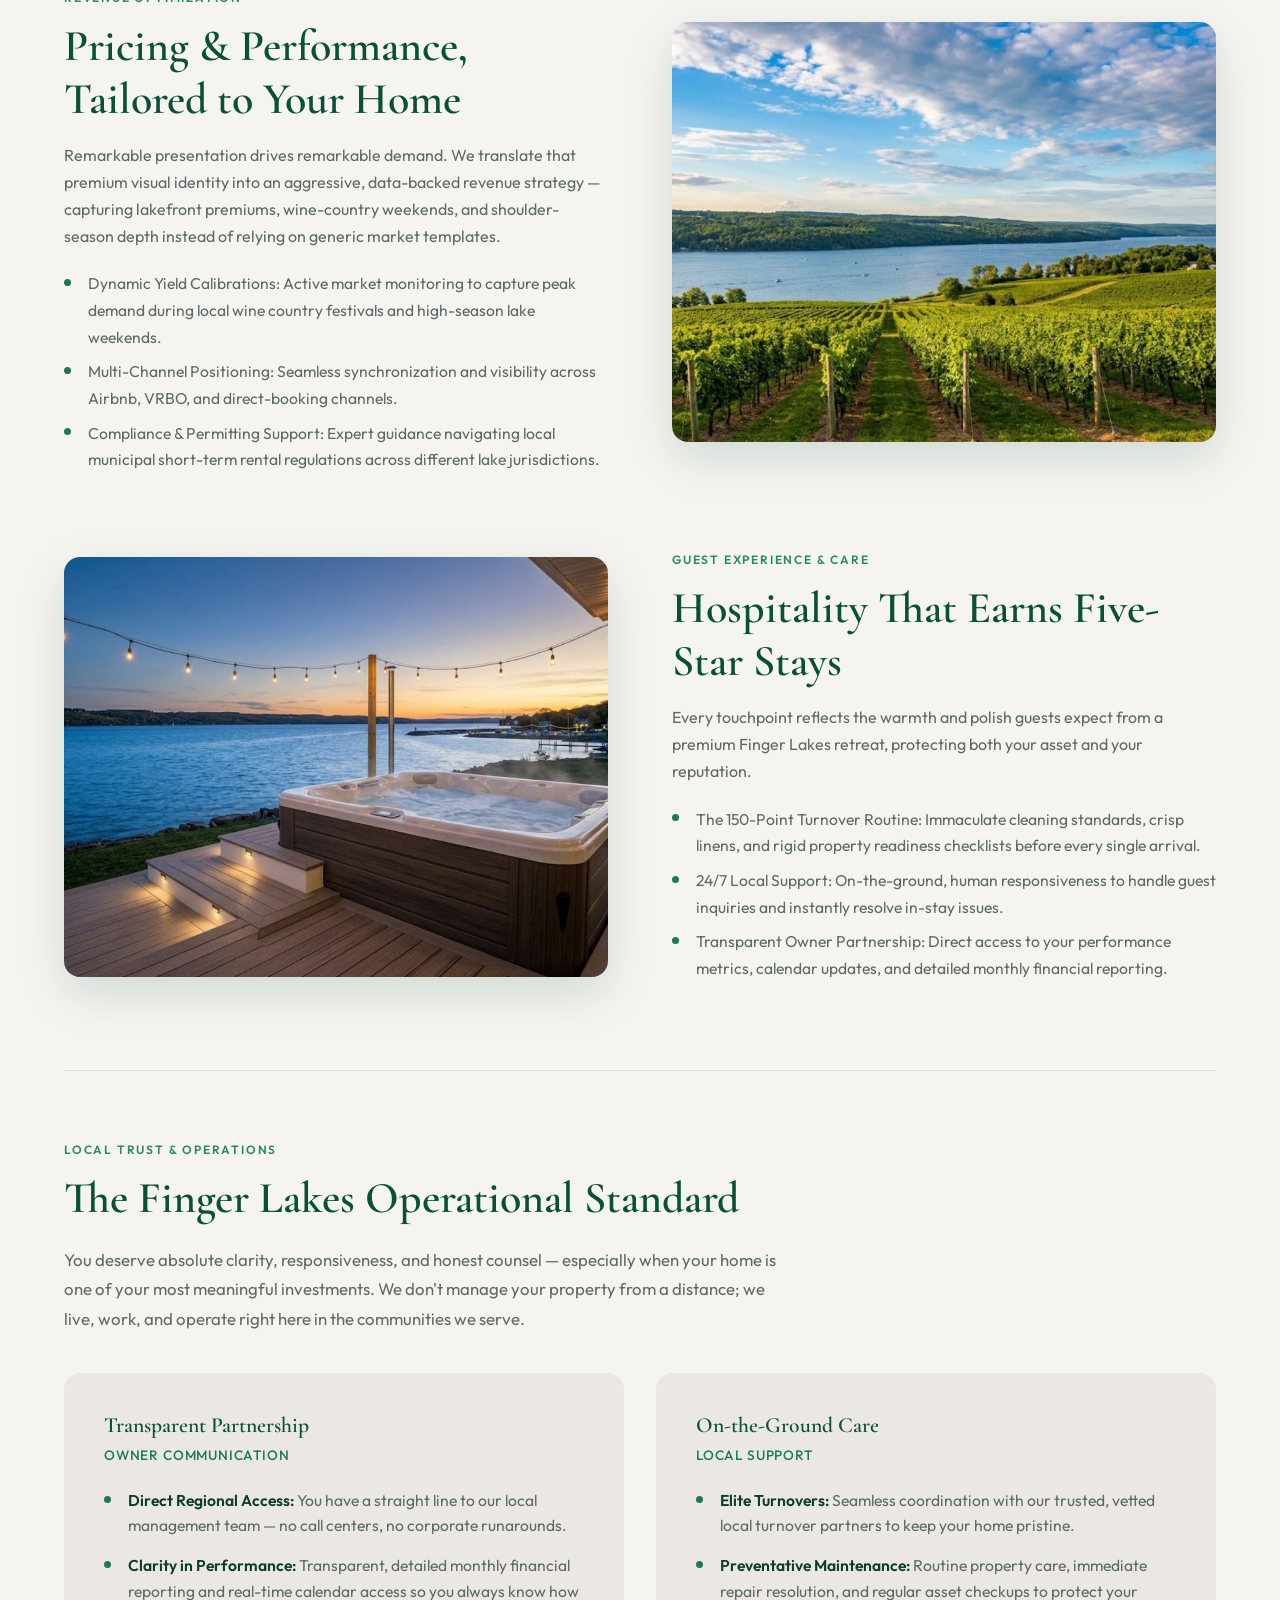
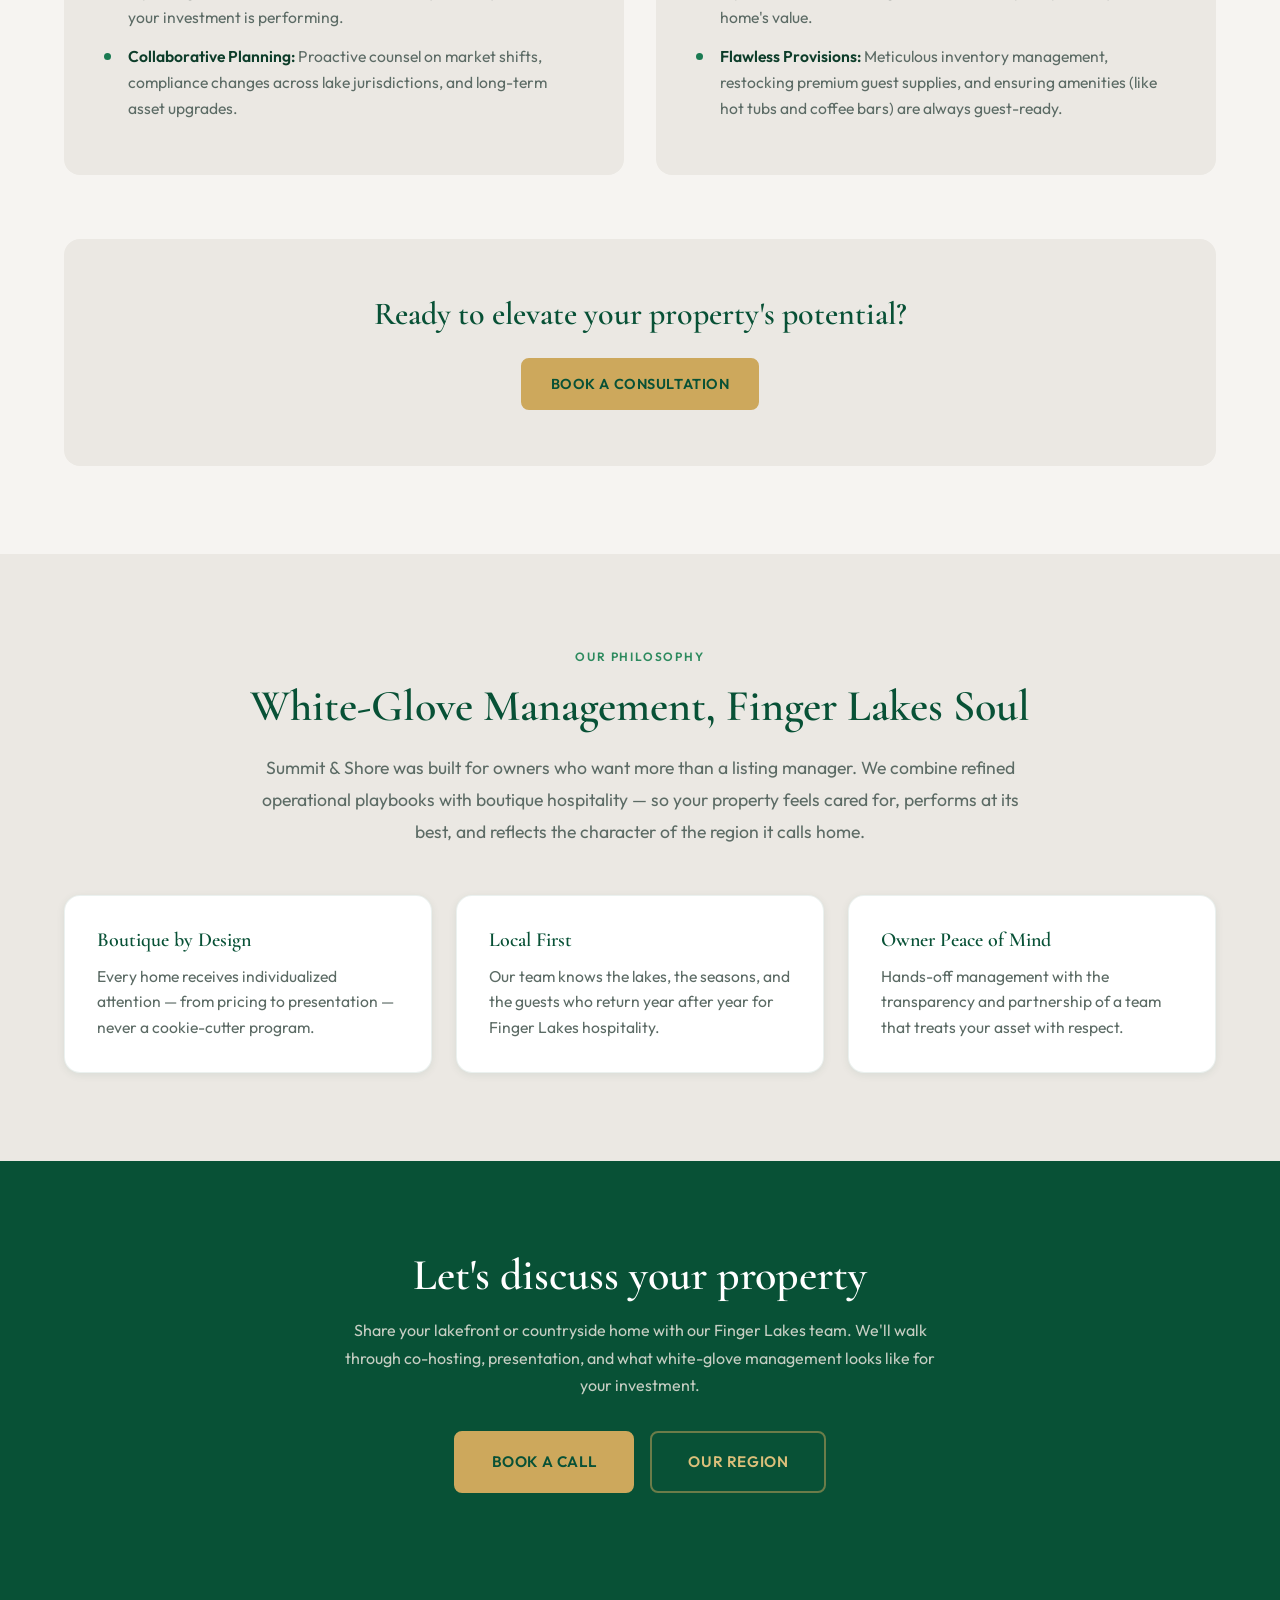
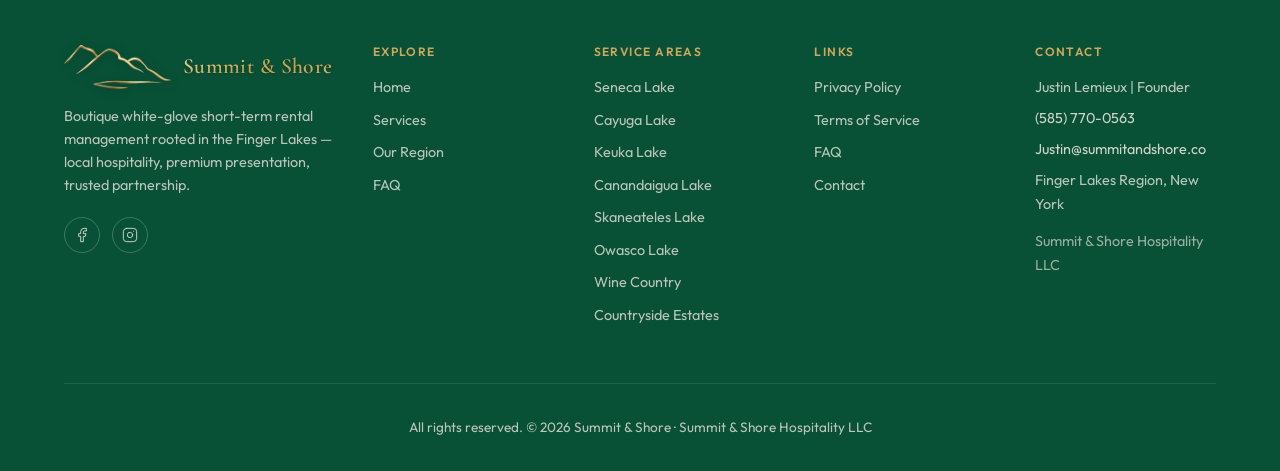
<file: services.html>
<!DOCTYPE html>
<html lang="en">
<head>
  <meta charset="UTF-8">
  <meta name="viewport" content="width=device-width, initial-scale=1.0">
  <meta name="description" content="Strategic short-term rental co-hosting in the Finger Lakes — revenue optimization, guest experience, luxury presentation, and white-glove owner partnership.">
  <title>Services | Summit & Shore</title>
  <link rel="canonical" href="https://summitandshore.co/services.html">
  <meta name="theme-color" content="#085136">
  <link rel="icon" href="favicon.png" type="image/png">
  <link rel="apple-touch-icon" href="apple-touch-icon.png">
  <meta property="og:type" content="website">
  <meta property="og:site_name" content="Summit & Shore">
  <meta property="og:url" content="https://summitandshore.co/services.html">
  <meta property="og:title" content="Services | Summit & Shore">
  <meta property="og:description" content="Strategic short-term rental co-hosting in the Finger Lakes — revenue optimization, guest experience, luxury presentation, and white-glove owner partnership.">
  <meta property="og:image" content="https://summitandshore.co/images/og-default.jpg">
  <meta property="og:image:width" content="1200">
  <meta property="og:image:height" content="630">
  <meta name="twitter:card" content="summary_large_image">
  <meta name="twitter:title" content="Services | Summit & Shore">
  <meta name="twitter:description" content="Strategic short-term rental co-hosting in the Finger Lakes — revenue optimization, guest experience, luxury presentation, and white-glove owner partnership.">
  <meta name="twitter:image" content="https://summitandshore.co/images/og-default.jpg">
  <link rel="preconnect" href="https://fonts.googleapis.com">
  <link rel="preconnect" href="https://fonts.gstatic.com" crossorigin>
  <link href="https://fonts.googleapis.com/css2?family=Cormorant+Garamond:ital,wght@0,400;0,600;0,700;1,400&family=Outfit:wght@300;400;500;600;700&display=swap" rel="stylesheet">
  <link rel="stylesheet" href="styles.css">
  <script type="application/ld+json">
  {
    "@context": "https://schema.org",
    "@graph": [
      {
        "@type": "WebPage",
        "@id": "https://summitandshore.co/services.html#webpage",
        "url": "https://summitandshore.co/services.html",
        "name": "Services | Summit & Shore",
        "description": "Strategic short-term rental co-hosting in the Finger Lakes — revenue optimization, guest experience, luxury presentation, and white-glove owner partnership.",
        "isPartOf": { "@id": "https://summitandshore.co/#website" },
        "about": { "@id": "https://summitandshore.co/#organization" }
      },
      {
        "@type": "BreadcrumbList",
        "itemListElement": [
          {
            "@type": "ListItem",
            "position": 1,
            "name": "Home",
            "item": "https://summitandshore.co/"
          },
          {
            "@type": "ListItem",
            "position": 2,
            "name": "Services",
            "item": "https://summitandshore.co/services.html"
          }
        ]
      }
    ]
  }
  </script>
</head>
<body>
  <a class="skip-link" href="#main">Skip to main content</a>
  <header class="header" id="header">
    <nav class="nav container">
      <a href="index.html" class="logo">
        <span class="logo-icon-wrap" aria-hidden="true">
          <img src="images/logo-header.png" alt="" class="logo-icon" height="42">
        </span>
        <span class="logo-wordmark">
          <span class="logo-text-primary">Summit &amp; Shore</span>
        </span>
      </a>
      <button class="nav-toggle" id="navToggle" aria-label="Toggle menu">
        <span></span><span></span><span></span>
      </button>
      <ul class="nav-links" id="navLinks">
        <li><a href="index.html">Home</a></li>
        <li><a href="services.html" aria-current="page">Services</a></li>
        <li><a href="our-region.html">Our Region</a></li>
        <li><a href="index.html#faq">FAQ</a></li>
      </ul>
      <a href="index.html#contact" class="btn btn-primary nav-cta">Book a Call</a>
    </nav>
  </header>

  <main id="main">
  <section class="page-hero">
    <div class="container page-hero-inner">
      <p class="hero-eyebrow">For Property Owners</p>
      <h1>Strategic Short-Term Rental Co-Hosting<br>in the Finger Lakes</h1>
      <p class="services-hero-lead">Boutique hospitality for lakefront and countryside homes — where local care, premium presentation, and disciplined operations work together.</p>
      <a href="index.html#contact" class="btn btn-primary btn-lg">Book a Call</a>
    </div>
  </section>

  <section class="section" id="presentation">
    <div class="container">
      <section class="design-showcase design-showcase--lead" id="design-showcase">
        <div class="design-showcase-hero">
          <div class="design-showcase-intro">
            <span class="section-label">Property Presentation</span>
            <h2>The Editorial Standard</h2>
            <p class="design-showcase-lead">Presentation is where boutique management separates itself. We don't just list your home; we curate it to capture premium nightly rates, shaping how it photographs, feels, and performs in search before a guest ever arrives.</p>
          </div>
          <div class="service-pillar-image">
            <img src="images/cottage-interior.png" alt="Bright lakefront cottage living room staged for guests" width="1024" height="796" loading="lazy">
          </div>
        </div>
        <div class="design-showcase-cards-grid">
          <article class="pillar-card">
            <h3>Design &amp; Amenity Direction</h3>
            <p>Tailored consultations on interior layouts, high-end lighting, and luxury guest amenities (hot tub staging, premium coffee bars, curated outdoor spaces) that drive bookings.</p>
          </article>
          <article class="pillar-card">
            <h3>Boutique Staging</h3>
            <p>Before the cameras roll, we style your home to an editorial standard — arranging spaces to look inviting, lived-in, and high-end.</p>
          </article>
          <article class="pillar-card">
            <h3>Architectural Photography</h3>
            <p>Stunning, high-resolution imagery capturing the true lakeside or countryside lifestyle, optimized specifically to stand out on crowded booking feeds.</p>
          </article>
        </div>
      </section>

      <article class="service-pillar" id="revenue">
        <div class="service-pillar-content">
          <span class="section-label">Revenue Optimization</span>
          <h2>Pricing &amp; Performance, Tailored to Your Home</h2>
          <p>Remarkable presentation drives remarkable demand. We translate that premium visual identity into an aggressive, data-backed revenue strategy — capturing lakefront premiums, wine-country weekends, and shoulder-season depth instead of relying on generic market templates.</p>
          <ul class="service-pillar-list">
            <li>Dynamic Yield Calibrations: Active market monitoring to capture peak demand during local wine country festivals and high-season lake weekends.</li>
            <li>Multi-Channel Positioning: Seamless synchronization and visibility across Airbnb, VRBO, and direct-booking channels.</li>
            <li>Compliance &amp; Permitting Support: Expert guidance navigating local municipal short-term rental regulations across different lake jurisdictions.</li>
          </ul>
        </div>
        <div class="service-pillar-image">
          <img src="images/vineyard-over-lake.png" alt="Finger Lakes vineyard overlooking the lake" width="1024" height="796" loading="lazy">
        </div>
      </article>

      <article class="service-pillar service-pillar--reverse" id="guest-experience">
        <div class="service-pillar-content">
          <span class="section-label">Guest Experience &amp; Care</span>
          <h2>Hospitality That Earns Five-Star Stays</h2>
          <p>Every touchpoint reflects the warmth and polish guests expect from a premium Finger Lakes retreat, protecting both your asset and your reputation.</p>
          <ul class="service-pillar-list">
            <li>The 150-Point Turnover Routine: Immaculate cleaning standards, crisp linens, and rigid property readiness checklists before every single arrival.</li>
            <li>24/7 Local Support: On-the-ground, human responsiveness to handle guest inquiries and instantly resolve in-stay issues.</li>
            <li>Transparent Owner Partnership: Direct access to your performance metrics, calendar updates, and detailed monthly financial reporting.</li>
          </ul>
        </div>
        <div class="service-pillar-image">
          <img src="images/sunset-hot-tub.png" alt="Lakeside hot tub at sunset with string lights" width="1024" height="796" loading="lazy">
        </div>
      </article>

      <section class="ops-standard" id="local-trust">
        <div class="ops-standard-intro">
          <span class="section-label">Local Trust &amp; Operations</span>
          <h2>The Finger Lakes Operational Standard</h2>
          <p>You deserve absolute clarity, responsiveness, and honest counsel — especially when your home is one of your most meaningful investments. We don't manage your property from a distance; we live, work, and operate right here in the communities we serve.</p>
        </div>
        <div class="ops-standard-grid">
          <article class="ops-standard-column" id="owner-communication">
            <h3>Transparent Partnership</h3>
            <p class="ops-standard-subtitle">Owner Communication</p>
            <ul class="service-pillar-list">
              <li><strong>Direct Regional Access:</strong> You have a straight line to our local management team — no call centers, no corporate runarounds.</li>
              <li><strong>Clarity in Performance:</strong> Transparent, detailed monthly financial reporting and real-time calendar access so you always know how your investment is performing.</li>
              <li><strong>Collaborative Planning:</strong> Proactive counsel on market shifts, compliance changes across lake jurisdictions, and long-term asset upgrades.</li>
            </ul>
          </article>
          <article class="ops-standard-column" id="local-operations">
            <h3>On-the-Ground Care</h3>
            <p class="ops-standard-subtitle">Local Support</p>
            <ul class="service-pillar-list">
              <li><strong>Elite Turnovers:</strong> Seamless coordination with our trusted, vetted local turnover partners to keep your home pristine.</li>
              <li><strong>Preventative Maintenance:</strong> Routine property care, immediate repair resolution, and regular asset checkups to protect your home's value.</li>
              <li><strong>Flawless Provisions:</strong> Meticulous inventory management, restocking premium guest supplies, and ensuring amenities (like hot tubs and coffee bars) are always guest-ready.</li>
            </ul>
          </article>
        </div>
      </section>

      <section class="cta-inline" id="book-a-call">
        <h3>Ready to elevate your property's potential?</h3>
        <a href="index.html#contact" class="btn btn-primary">Book a Consultation</a>
      </section>
    </div>
  </section>

  <section class="section section-alt" id="philosophy">
    <div class="container">
      <div class="services-philosophy">
        <span class="section-label">Our Philosophy</span>
        <h2>White-Glove Management, Finger Lakes Soul</h2>
        <p>Summit &amp; Shore was built for owners who want more than a listing manager. We combine refined operational playbooks with boutique hospitality — so your property feels cared for, performs at its best, and reflects the character of the region it calls home.</p>
      </div>
      <div class="services-philosophy-cards">
        <article class="pillar-card">
          <h3>Boutique by Design</h3>
          <p>Every home receives individualized attention — from pricing to presentation — never a cookie-cutter program.</p>
        </article>
        <article class="pillar-card">
          <h3>Local First</h3>
          <p>Our team knows the lakes, the seasons, and the guests who return year after year for Finger Lakes hospitality.</p>
        </article>
        <article class="pillar-card">
          <h3>Owner Peace of Mind</h3>
          <p>Hands-off management with the transparency and partnership of a team that treats your asset with respect.</p>
        </article>
      </div>
    </div>
  </section>

  <section class="page-cta section section-dark">
    <div class="container page-cta-inner">
      <h2>Let's discuss your property</h2>
      <p>Share your lakefront or countryside home with our Finger Lakes team. We'll walk through co-hosting, presentation, and what white-glove management looks like for your investment.</p>
      <div class="page-cta-actions">
        <a href="index.html#contact" class="btn btn-primary btn-lg">Book a Call</a>
        <a href="our-region.html" class="btn btn-outline btn-lg">Our Region</a>
      </div>
    </div>
  </section>
  </main>

  <footer class="footer">
    <div class="container">
      <div class="footer-grid">
        <div class="footer-brand">
          <a href="index.html" class="logo">
            <span class="logo-icon-wrap" aria-hidden="true">
              <img src="images/logo-header.png" alt="" class="logo-icon" height="42">
            </span>
            <span class="logo-wordmark">
              <span class="logo-text-primary">Summit &amp; Shore</span>
            </span>
          </a>
          <p>Boutique white-glove short-term rental management rooted in the Finger Lakes — local hospitality, premium presentation, trusted partnership.</p>
          <div class="footer-social">
            <a href="https://www.facebook.com/share/1CshYgZtUq/" class="footer-social-link" target="_blank" rel="noopener noreferrer" aria-label="Facebook">
              <svg viewBox="0 0 24 24" fill="none" stroke="currentColor" stroke-width="1.5" stroke-linecap="round" stroke-linejoin="round" aria-hidden="true"><path d="M18 2h-3a5 5 0 00-5 5v3H7v4h3v8h4v-8h3l1-4h-4V7a1 1 0 011-1h3z"/></svg>
            </a>
            <a href="https://www.instagram.com/summit.and.shore" class="footer-social-link" target="_blank" rel="noopener noreferrer" aria-label="Instagram">
              <svg viewBox="0 0 24 24" fill="none" stroke="currentColor" stroke-width="1.5" stroke-linecap="round" stroke-linejoin="round" aria-hidden="true"><rect x="2" y="2" width="20" height="20" rx="5" ry="5"/><path d="M16 11.37A4 4 0 1112.63 8 4 4 0 0116 11.37z"/><line x1="17.5" y1="6.5" x2="17.51" y2="6.5"/></svg>
            </a>
          </div>
        </div>
        <div class="footer-links">
          <h4>Explore</h4>
          <ul>
            <li><a href="index.html">Home</a></li>
            <li><a href="services.html">Services</a></li>
            <li><a href="our-region.html">Our Region</a></li>
            <li><a href="index.html#faq">FAQ</a></li>
          </ul>
        </div>
        <div class="footer-links">
          <h4>Service Areas</h4>
          <ul>
            <li><a href="our-region.html#corridors">Seneca Lake</a></li>
            <li><a href="our-region.html#corridors">Cayuga Lake</a></li>
            <li><a href="our-region.html#corridors">Keuka Lake</a></li>
            <li><a href="our-region.html#corridors">Canandaigua Lake</a></li>
            <li><a href="our-region.html#corridors">Skaneateles Lake</a></li>
            <li><a href="our-region.html#corridors">Owasco Lake</a></li>
            <li><a href="our-region.html#corridors">Wine Country</a></li>
            <li><a href="our-region.html#corridors">Countryside Estates</a></li>
          </ul>
        </div>
        <div class="footer-links">
          <h4>Links</h4>
          <ul>
            <li><a href="privacy.html">Privacy Policy</a></li>
            <li><a href="terms.html">Terms of Service</a></li>
            <li><a href="index.html#faq">FAQ</a></li>
            <li><a href="index.html#contact">Contact</a></li>
          </ul>
        </div>
        <div class="footer-contact">
          <h4>Contact</h4>
          <p>Justin Lemieux | Founder</p>
          <p><a href="tel:+15857700563">(585) 770-0563</a></p>
          <p><a href="mailto:Justin@summitandshore.co">Justin@summitandshore.co</a></p>
          <p>Finger Lakes Region, New York</p>
          <p class="footer-legal-name">Summit &amp; Shore Hospitality LLC</p>
        </div>
      </div>
      <div class="footer-bottom">
        <p>All rights reserved. © 2026 Summit &amp; Shore · Summit &amp; Shore Hospitality LLC</p>
      </div>
    </div>
  </footer>

  <script src="script.js"></script>
</body>
</html>
</file>
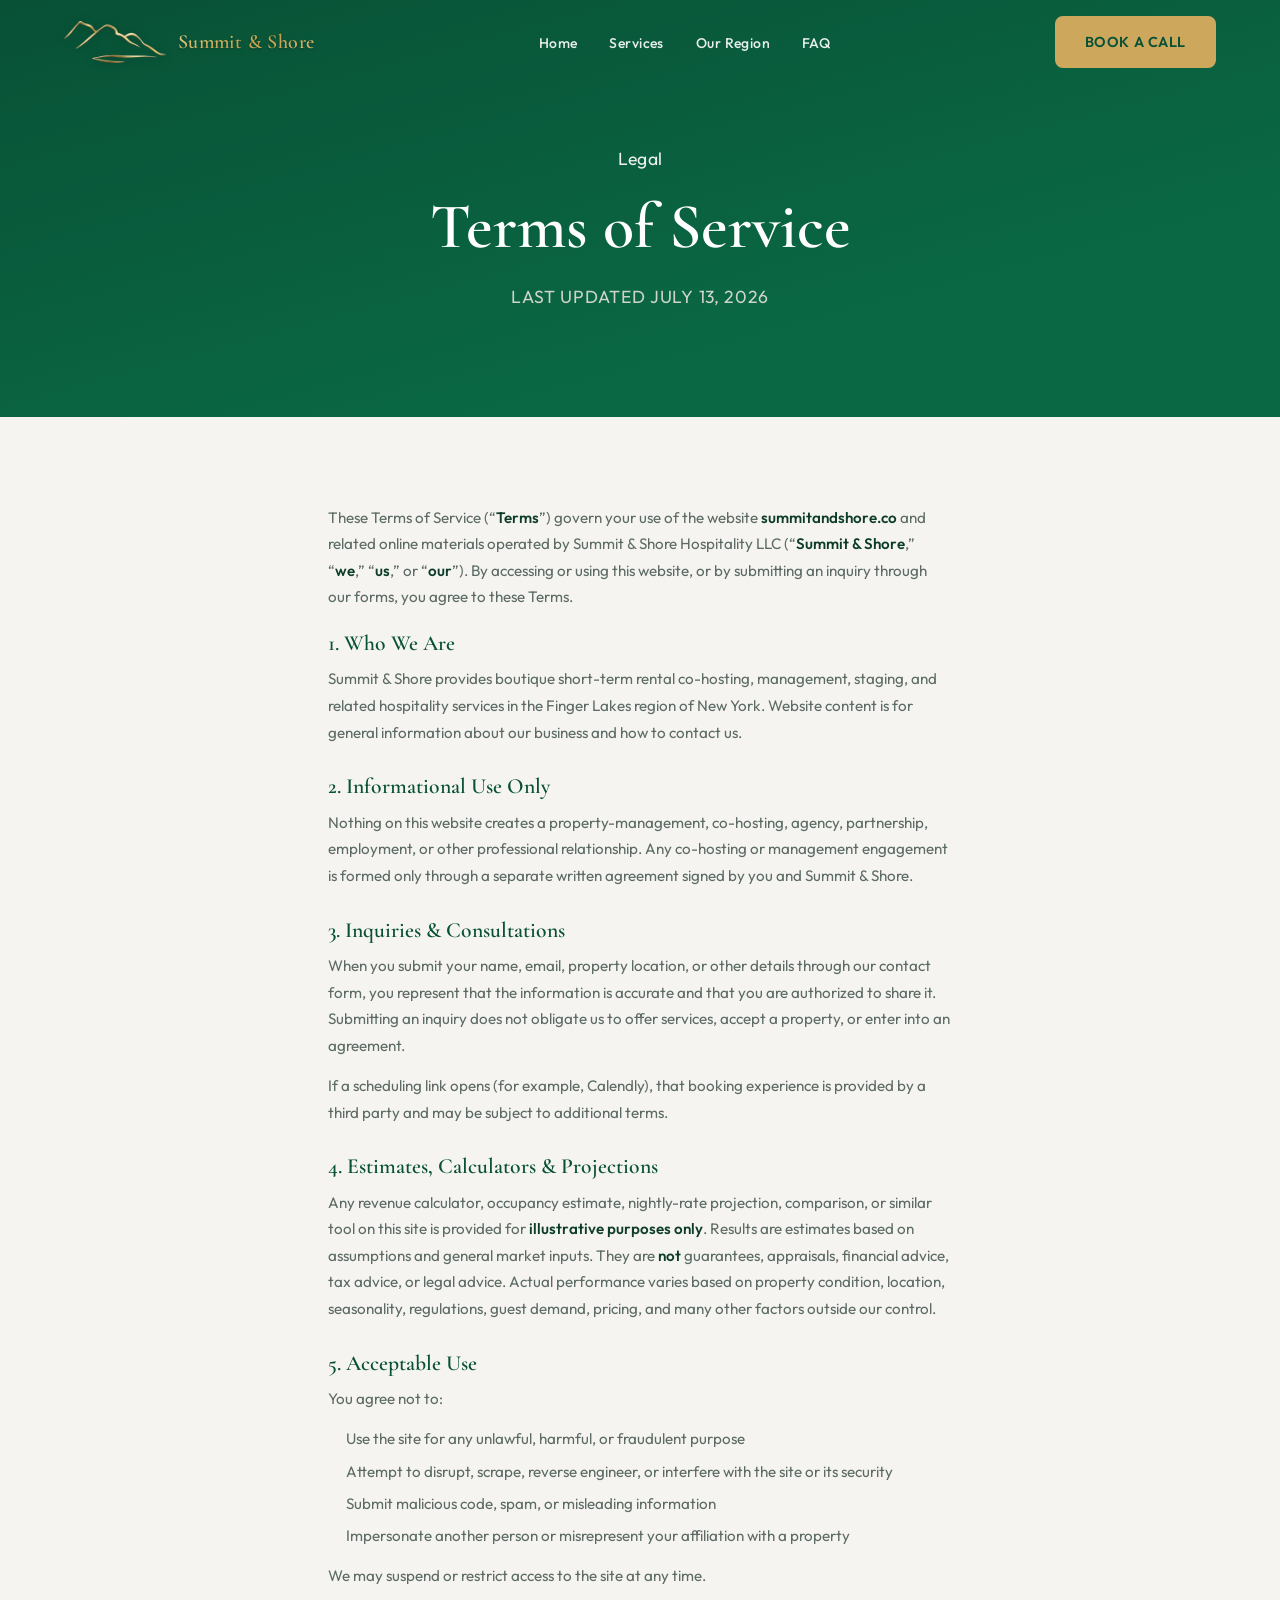
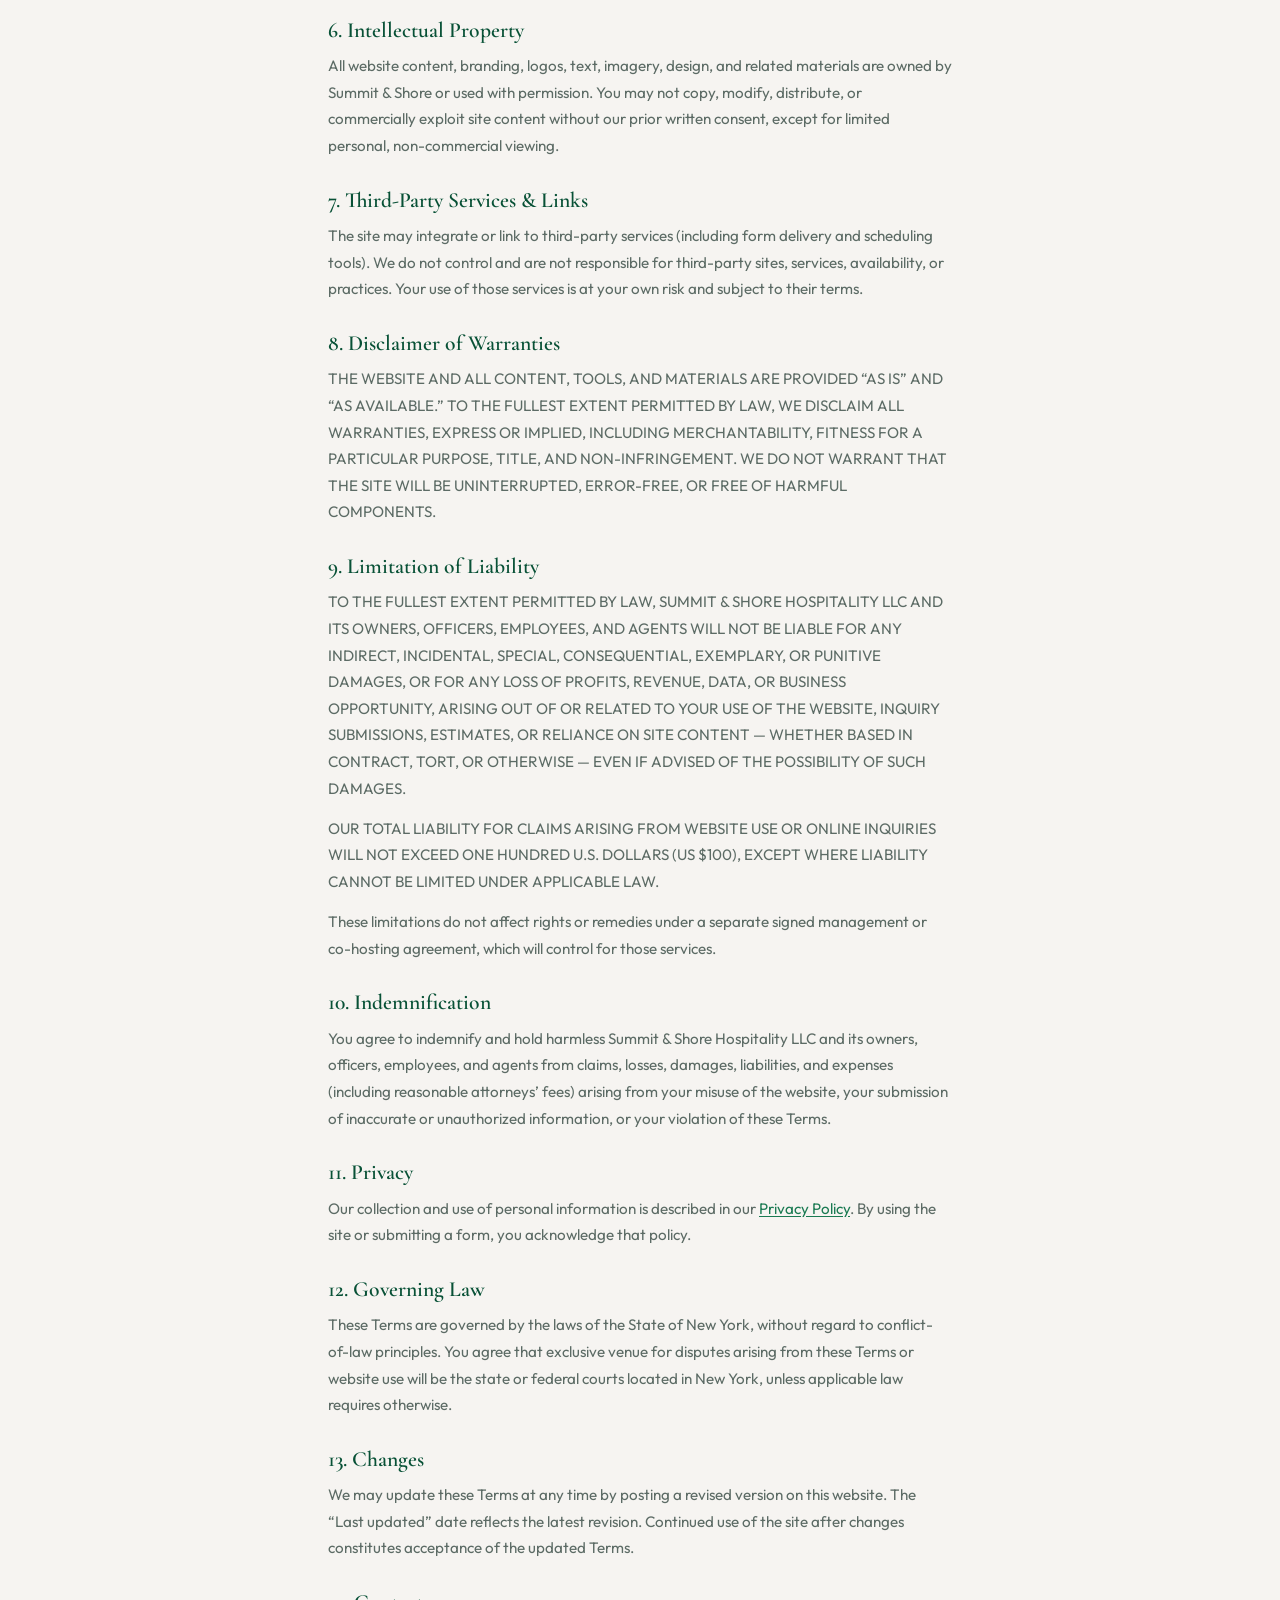
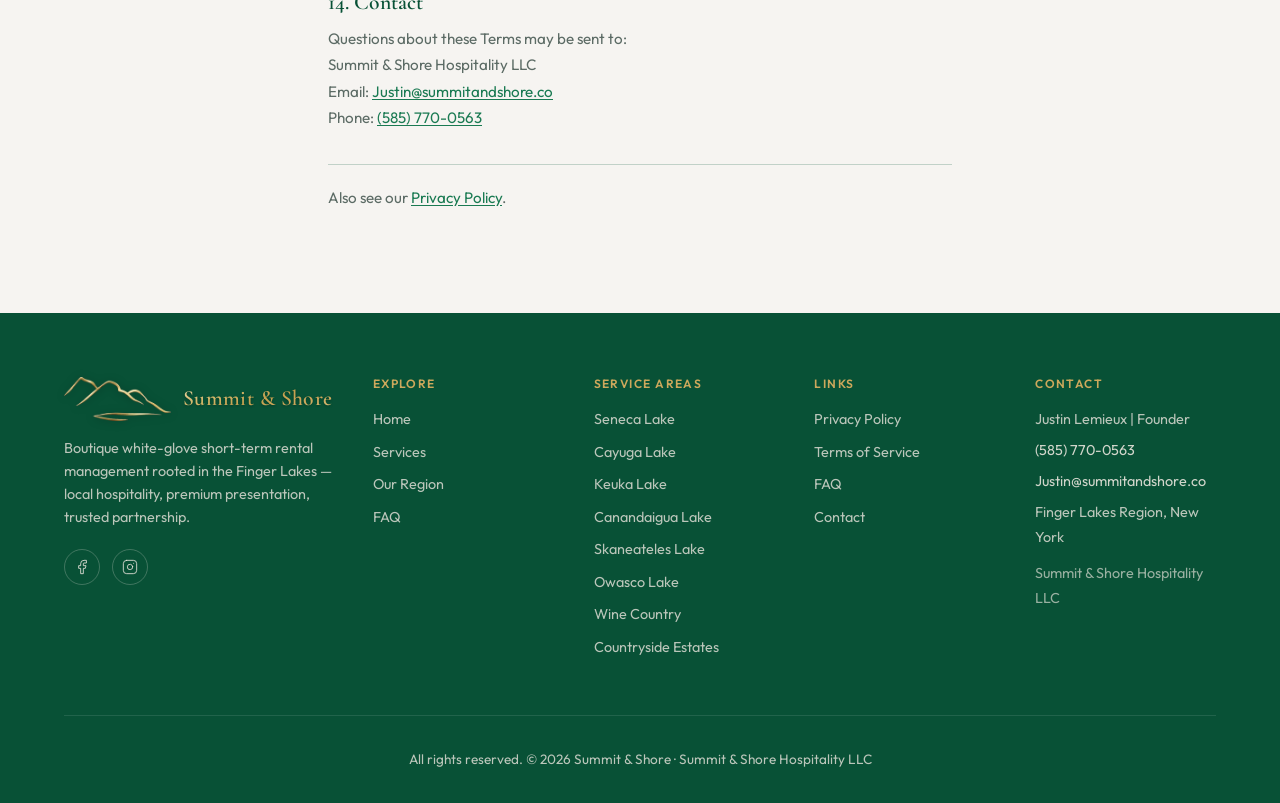
<file: terms.html>
<!DOCTYPE html>
<html lang="en">
<head>
  <meta charset="UTF-8">
  <meta name="viewport" content="width=device-width, initial-scale=1.0">
  <meta name="description" content="Terms of Service for Summit & Shore Hospitality LLC — website use, inquiries, estimates, and related online materials at summitandshore.co.">
  <title>Terms of Service | Summit & Shore</title>
  <link rel="canonical" href="https://summitandshore.co/terms.html">
  <meta name="theme-color" content="#085136">
  <link rel="icon" href="favicon.png" type="image/png">
  <link rel="apple-touch-icon" href="apple-touch-icon.png">
  <meta property="og:type" content="website">
  <meta property="og:site_name" content="Summit & Shore">
  <meta property="og:url" content="https://summitandshore.co/terms.html">
  <meta property="og:title" content="Terms of Service | Summit & Shore">
  <meta property="og:description" content="Terms of Service for Summit & Shore Hospitality LLC — website use, inquiries, estimates, and related online materials at summitandshore.co.">
  <meta property="og:image" content="https://summitandshore.co/images/og-default.jpg">
  <meta property="og:image:width" content="1200">
  <meta property="og:image:height" content="630">
  <meta name="twitter:card" content="summary_large_image">
  <meta name="twitter:title" content="Terms of Service | Summit & Shore">
  <meta name="twitter:description" content="Terms of Service for Summit & Shore Hospitality LLC — website use, inquiries, estimates, and related online materials at summitandshore.co.">
  <meta name="twitter:image" content="https://summitandshore.co/images/og-default.jpg">
  <link rel="preconnect" href="https://fonts.googleapis.com">
  <link rel="preconnect" href="https://fonts.gstatic.com" crossorigin>
  <link href="https://fonts.googleapis.com/css2?family=Cormorant+Garamond:ital,wght@0,400;0,600;0,700;1,400&family=Outfit:wght@300;400;500;600;700&display=swap" rel="stylesheet">
  <link rel="stylesheet" href="styles.css">
  <script type="application/ld+json">
  {
    "@context": "https://schema.org",
    "@graph": [
      {
        "@type": "WebPage",
        "@id": "https://summitandshore.co/terms.html#webpage",
        "url": "https://summitandshore.co/terms.html",
        "name": "Terms of Service | Summit & Shore",
        "description": "Terms of Service for Summit & Shore Hospitality LLC — website use, inquiries, estimates, and related online materials at summitandshore.co.",
        "isPartOf": { "@id": "https://summitandshore.co/#website" }
      },
      {
        "@type": "BreadcrumbList",
        "itemListElement": [
          {
            "@type": "ListItem",
            "position": 1,
            "name": "Home",
            "item": "https://summitandshore.co/"
          },
          {
            "@type": "ListItem",
            "position": 2,
            "name": "Terms of Service",
            "item": "https://summitandshore.co/terms.html"
          }
        ]
      }
    ]
  }
  </script>
</head>
<body>
  <a class="skip-link" href="#main">Skip to main content</a>
  <header class="header" id="header">
    <nav class="nav container">
      <a href="index.html" class="logo">
        <span class="logo-icon-wrap" aria-hidden="true">
          <img src="images/logo-header.png" alt="" class="logo-icon" height="42">
        </span>
        <span class="logo-wordmark">
          <span class="logo-text-primary">Summit &amp; Shore</span>
        </span>
      </a>
      <button class="nav-toggle" id="navToggle" aria-label="Toggle menu">
        <span></span><span></span><span></span>
      </button>
      <ul class="nav-links" id="navLinks">
        <li><a href="index.html">Home</a></li>
        <li><a href="services.html">Services</a></li>
        <li><a href="our-region.html">Our Region</a></li>
        <li><a href="index.html#faq">FAQ</a></li>
      </ul>
      <a href="index.html#contact" class="btn btn-primary nav-cta">Book a Call</a>
    </nav>
  </header>

  <main id="main">
    <section class="page-hero page-hero--compact">
      <div class="container page-hero-inner">
        <p class="hero-eyebrow">Legal</p>
        <h1>Terms of Service</h1>
        <p class="page-hero-subtitle legal-updated">Last updated July 13, 2026</p>
      </div>
    </section>

    <section class="section">
      <div class="container legal-doc">
        <p>These Terms of Service (“<strong>Terms</strong>”) govern your use of the website <strong>summitandshore.co</strong> and related online materials operated by Summit &amp; Shore Hospitality LLC (“<strong>Summit &amp; Shore</strong>,” “<strong>we</strong>,” “<strong>us</strong>,” or “<strong>our</strong>”). By accessing or using this website, or by submitting an inquiry through our forms, you agree to these Terms.</p>

        <h2>1. Who We Are</h2>
        <p>Summit &amp; Shore provides boutique short-term rental co-hosting, management, staging, and related hospitality services in the Finger Lakes region of New York. Website content is for general information about our business and how to contact us.</p>

        <h2>2. Informational Use Only</h2>
        <p>Nothing on this website creates a property-management, co-hosting, agency, partnership, employment, or other professional relationship. Any co-hosting or management engagement is formed only through a separate written agreement signed by you and Summit &amp; Shore.</p>

        <h2>3. Inquiries &amp; Consultations</h2>
        <p>When you submit your name, email, property location, or other details through our contact form, you represent that the information is accurate and that you are authorized to share it. Submitting an inquiry does not obligate us to offer services, accept a property, or enter into an agreement.</p>
        <p>If a scheduling link opens (for example, Calendly), that booking experience is provided by a third party and may be subject to additional terms.</p>

        <h2>4. Estimates, Calculators &amp; Projections</h2>
        <p>Any revenue calculator, occupancy estimate, nightly-rate projection, comparison, or similar tool on this site is provided for <strong>illustrative purposes only</strong>. Results are estimates based on assumptions and general market inputs. They are <strong>not</strong> guarantees, appraisals, financial advice, tax advice, or legal advice. Actual performance varies based on property condition, location, seasonality, regulations, guest demand, pricing, and many other factors outside our control.</p>

        <h2>5. Acceptable Use</h2>
        <p>You agree not to:</p>
        <ul>
          <li>Use the site for any unlawful, harmful, or fraudulent purpose</li>
          <li>Attempt to disrupt, scrape, reverse engineer, or interfere with the site or its security</li>
          <li>Submit malicious code, spam, or misleading information</li>
          <li>Impersonate another person or misrepresent your affiliation with a property</li>
        </ul>
        <p>We may suspend or restrict access to the site at any time.</p>

        <h2>6. Intellectual Property</h2>
        <p>All website content, branding, logos, text, imagery, design, and related materials are owned by Summit &amp; Shore or used with permission. You may not copy, modify, distribute, or commercially exploit site content without our prior written consent, except for limited personal, non-commercial viewing.</p>

        <h2>7. Third-Party Services &amp; Links</h2>
        <p>The site may integrate or link to third-party services (including form delivery and scheduling tools). We do not control and are not responsible for third-party sites, services, availability, or practices. Your use of those services is at your own risk and subject to their terms.</p>

        <h2>8. Disclaimer of Warranties</h2>
        <p>THE WEBSITE AND ALL CONTENT, TOOLS, AND MATERIALS ARE PROVIDED “AS IS” AND “AS AVAILABLE.” TO THE FULLEST EXTENT PERMITTED BY LAW, WE DISCLAIM ALL WARRANTIES, EXPRESS OR IMPLIED, INCLUDING MERCHANTABILITY, FITNESS FOR A PARTICULAR PURPOSE, TITLE, AND NON-INFRINGEMENT. WE DO NOT WARRANT THAT THE SITE WILL BE UNINTERRUPTED, ERROR-FREE, OR FREE OF HARMFUL COMPONENTS.</p>

        <h2>9. Limitation of Liability</h2>
        <p>TO THE FULLEST EXTENT PERMITTED BY LAW, SUMMIT &amp; SHORE HOSPITALITY LLC AND ITS OWNERS, OFFICERS, EMPLOYEES, AND AGENTS WILL NOT BE LIABLE FOR ANY INDIRECT, INCIDENTAL, SPECIAL, CONSEQUENTIAL, EXEMPLARY, OR PUNITIVE DAMAGES, OR FOR ANY LOSS OF PROFITS, REVENUE, DATA, OR BUSINESS OPPORTUNITY, ARISING OUT OF OR RELATED TO YOUR USE OF THE WEBSITE, INQUIRY SUBMISSIONS, ESTIMATES, OR RELIANCE ON SITE CONTENT — WHETHER BASED IN CONTRACT, TORT, OR OTHERWISE — EVEN IF ADVISED OF THE POSSIBILITY OF SUCH DAMAGES.</p>
        <p>OUR TOTAL LIABILITY FOR CLAIMS ARISING FROM WEBSITE USE OR ONLINE INQUIRIES WILL NOT EXCEED ONE HUNDRED U.S. DOLLARS (US $100), EXCEPT WHERE LIABILITY CANNOT BE LIMITED UNDER APPLICABLE LAW.</p>
        <p>These limitations do not affect rights or remedies under a separate signed management or co-hosting agreement, which will control for those services.</p>

        <h2>10. Indemnification</h2>
        <p>You agree to indemnify and hold harmless Summit &amp; Shore Hospitality LLC and its owners, officers, employees, and agents from claims, losses, damages, liabilities, and expenses (including reasonable attorneys’ fees) arising from your misuse of the website, your submission of inaccurate or unauthorized information, or your violation of these Terms.</p>

        <h2>11. Privacy</h2>
        <p>Our collection and use of personal information is described in our <a href="privacy.html">Privacy Policy</a>. By using the site or submitting a form, you acknowledge that policy.</p>

        <h2>12. Governing Law</h2>
        <p>These Terms are governed by the laws of the State of New York, without regard to conflict-of-law principles. You agree that exclusive venue for disputes arising from these Terms or website use will be the state or federal courts located in New York, unless applicable law requires otherwise.</p>

        <h2>13. Changes</h2>
        <p>We may update these Terms at any time by posting a revised version on this website. The “Last updated” date reflects the latest revision. Continued use of the site after changes constitutes acceptance of the updated Terms.</p>

        <h2>14. Contact</h2>
        <p>Questions about these Terms may be sent to:<br>Summit &amp; Shore Hospitality LLC<br>Email: <a href="mailto:Justin@summitandshore.co">Justin@summitandshore.co</a><br>Phone: <a href="tel:+15857700563">(585) 770-0563</a></p>

        <p class="legal-crosslink">Also see our <a href="privacy.html">Privacy Policy</a>.</p>
      </div>
    </section>
  </main>

  <footer class="footer">
    <div class="container">
      <div class="footer-grid">
        <div class="footer-brand">
          <a href="index.html" class="logo">
            <span class="logo-icon-wrap" aria-hidden="true">
              <img src="images/logo-header.png" alt="" class="logo-icon" height="42">
            </span>
            <span class="logo-wordmark">
              <span class="logo-text-primary">Summit &amp; Shore</span>
            </span>
          </a>
          <p>Boutique white-glove short-term rental management rooted in the Finger Lakes — local hospitality, premium presentation, trusted partnership.</p>
          <div class="footer-social">
            <a href="https://www.facebook.com/share/1CshYgZtUq/" class="footer-social-link" target="_blank" rel="noopener noreferrer" aria-label="Facebook">
              <svg viewBox="0 0 24 24" fill="none" stroke="currentColor" stroke-width="1.5" stroke-linecap="round" stroke-linejoin="round" aria-hidden="true"><path d="M18 2h-3a5 5 0 00-5 5v3H7v4h3v8h4v-8h3l1-4h-4V7a1 1 0 011-1h3z"/></svg>
            </a>
            <a href="https://www.instagram.com/summit.and.shore" class="footer-social-link" target="_blank" rel="noopener noreferrer" aria-label="Instagram">
              <svg viewBox="0 0 24 24" fill="none" stroke="currentColor" stroke-width="1.5" stroke-linecap="round" stroke-linejoin="round" aria-hidden="true"><rect x="2" y="2" width="20" height="20" rx="5" ry="5"/><path d="M16 11.37A4 4 0 1112.63 8 4 4 0 0116 11.37z"/><line x1="17.5" y1="6.5" x2="17.51" y2="6.5"/></svg>
            </a>
          </div>
        </div>
        <div class="footer-links">
          <h4>Explore</h4>
          <ul>
            <li><a href="index.html">Home</a></li>
            <li><a href="services.html">Services</a></li>
            <li><a href="our-region.html">Our Region</a></li>
            <li><a href="index.html#faq">FAQ</a></li>
          </ul>
        </div>
        <div class="footer-links">
          <h4>Service Areas</h4>
          <ul>
            <li><a href="our-region.html#corridors">Seneca Lake</a></li>
            <li><a href="our-region.html#corridors">Cayuga Lake</a></li>
            <li><a href="our-region.html#corridors">Keuka Lake</a></li>
            <li><a href="our-region.html#corridors">Canandaigua Lake</a></li>
            <li><a href="our-region.html#corridors">Skaneateles Lake</a></li>
            <li><a href="our-region.html#corridors">Owasco Lake</a></li>
            <li><a href="our-region.html#corridors">Wine Country</a></li>
            <li><a href="our-region.html#corridors">Countryside Estates</a></li>
          </ul>
        </div>
        <div class="footer-links">
          <h4>Links</h4>
          <ul>
            <li><a href="privacy.html">Privacy Policy</a></li>
            <li><a href="terms.html" aria-current="page">Terms of Service</a></li>
            <li><a href="index.html#faq">FAQ</a></li>
            <li><a href="index.html#contact">Contact</a></li>
          </ul>
        </div>
        <div class="footer-contact">
          <h4>Contact</h4>
          <p>Justin Lemieux | Founder</p>
          <p><a href="tel:+15857700563">(585) 770-0563</a></p>
          <p><a href="mailto:Justin@summitandshore.co">Justin@summitandshore.co</a></p>
          <p>Finger Lakes Region, New York</p>
          <p class="footer-legal-name">Summit &amp; Shore Hospitality LLC</p>
        </div>
      </div>
      <div class="footer-bottom">
        <p>All rights reserved. © 2026 Summit &amp; Shore · Summit &amp; Shore Hospitality LLC</p>
      </div>
    </div>
  </footer>

  <script src="script.js"></script>
</body>
</html>
</file>
<file: styles.css>
/* Summit & Shore — Finger Lakes STR Co-Hosting */

:root {
  /* Deep green + gold foundation */
  --color-green: #085136;
  --color-deep: #085136;
  --color-green-elevated: #0a6844;

  /* Green accents */
  --color-lake: #1a7a52;
  --color-teal: #2d8a5e;
  --color-teal-soft: rgba(8, 81, 54, 0.12);
  --color-teal-border: rgba(8, 81, 54, 0.22);

  /* Premium accents */
  --color-gold: #cda85c;
  --color-gold-light: #dbbf7a;

  /* Surfaces */
  --color-cream: #f6f4f1;
  --color-sand: #ebe8e3;
  --color-white: #ffffff;
  --color-sage: #6b8f71;

  /* Typography */
  --color-text: #0d3d2a;
  --color-text-muted: #5c6b65;

  /* RGB helpers */
  --rgb-green: 8, 81, 54;
  --rgb-lake: 26, 122, 82;
  --rgb-teal: 45, 138, 94;
  --rgb-gold: 205, 168, 92;

  --font-display: 'Cormorant Garamond', Georgia, serif;
  --font-body: 'Outfit', system-ui, sans-serif;

  --shadow-sm: 0 2px 8px rgba(var(--rgb-green), 0.08);
  --shadow-md: 0 8px 32px rgba(var(--rgb-green), 0.12);
  --shadow-lg: 0 16px 48px rgba(var(--rgb-green), 0.16);

  --radius: 8px;
  --radius-lg: 16px;
  --transition: 0.3s cubic-bezier(0.4, 0, 0.2, 1);
}

*, *::before, *::after {
  box-sizing: border-box;
  margin: 0;
  padding: 0;
}

html {
  scroll-behavior: smooth;
}

#home,
#cohosting,
#advantage,
#staging,
#faq,
#contact {
  scroll-margin-top: 5.75rem;
}

body {
  font-family: var(--font-body);
  font-size: 1rem;
  line-height: 1.7;
  color: var(--color-text);
  background: var(--color-cream);
  overflow-x: hidden;
}

img {
  max-width: 100%;
  height: auto;
  display: block;
}

a {
  color: inherit;
  text-decoration: none;
}

ul {
  list-style: none;
}

.container {
  width: 100%;
  max-width: 1200px;
  margin: 0 auto;
  padding: 0 1.5rem;
}

/* Typography */
h1, h2, h3, h4 {
  font-family: var(--font-display);
  font-weight: 600;
  line-height: 1.2;
  color: var(--color-deep);
}

h1 { font-size: clamp(2.5rem, 6vw, 4rem); }
h2 { font-size: clamp(2rem, 4vw, 2.75rem); }
h3 { font-size: clamp(1.35rem, 2.5vw, 1.75rem); }

.section {
  padding: 5.5rem 0;
}

.section-dark {
  background: var(--color-deep);
  color: var(--color-sand);
}

.section-dark h2,
.section-dark h3 {
  color: var(--color-white);
}

.section-alt {
  background: var(--color-sand);
}

.section-label {
  display: inline-block;
  font-size: 0.75rem;
  font-weight: 600;
  letter-spacing: 0.15em;
  text-transform: uppercase;
  color: var(--color-teal);
  margin-bottom: 0.75rem;
}

.section-dark .section-label,
.hero-eyebrow {
  color: var(--color-gold);
}

.section-header {
  max-width: 720px;
  margin-bottom: 3.5rem;
}

.owner-services .section-header p {
  max-width: 58ch;
  margin-left: auto;
  margin-right: auto;
}

.section-header.centered {
  text-align: center;
  margin-left: auto;
  margin-right: auto;
}

.section-header p {
  margin-top: 1rem;
  color: var(--color-text-muted);
  font-size: 1.1rem;
}

.section-dark .section-header p {
  color: rgba(232, 228, 220, 0.8);
}

.section-cta {
  text-align: center;
  margin-top: 3rem;
}

/* Buttons */
.btn {
  display: inline-flex;
  align-items: center;
  justify-content: center;
  padding: 0.75rem 1.75rem;
  font-family: var(--font-body);
  font-size: 0.9rem;
  font-weight: 600;
  letter-spacing: 0.04em;
  text-transform: uppercase;
  border-radius: var(--radius);
  border: 2px solid transparent;
  cursor: pointer;
  transition: var(--transition);
}

.btn-primary {
  background: var(--color-gold);
  color: var(--color-deep);
  border-color: var(--color-gold);
}

.btn-primary:hover {
  background: var(--color-gold-light);
  border-color: var(--color-gold-light);
  transform: translateY(-2px);
  box-shadow: var(--shadow-md);
}

.btn-outline {
  background: transparent;
  color: var(--color-white);
  border-color: var(--color-white);
}

.btn-outline:hover {
  background: var(--color-white);
  color: var(--color-deep);
}

.btn-lg {
  padding: 1rem 2.25rem;
  font-size: 0.95rem;
}

.btn-full {
  width: 100%;
}

/* Header */
.header {
  position: fixed;
  top: 0;
  left: 0;
  right: 0;
  z-index: 1000;
  padding: 1rem 0;
  transition: var(--transition);
}

.header.scrolled {
  background: rgba(var(--rgb-green), 0.97);
  backdrop-filter: blur(12px);
  box-shadow: var(--shadow-sm);
  padding: 0.75rem 0;
}

.nav {
  display: flex;
  align-items: center;
  justify-content: space-between;
  gap: 2rem;
}

.logo {
  display: flex;
  align-items: center;
  gap: 0.75rem;
  color: var(--color-white);
  flex-shrink: 0;
}

.logo-icon-wrap {
  flex-shrink: 0;
  display: flex;
  align-items: center;
  line-height: 0;
  filter: drop-shadow(0 1px 4px rgba(0, 0, 0, 0.25));
}

.logo-icon {
  height: 42px;
  width: auto;
  max-width: 110px;
  object-fit: contain;
  object-position: left center;
  display: block;
}

/* Internal tools — preserved in markup, hidden from public UX */
.internal-only {
  display: none !important;
}

.logo-mark {
  display: flex;
  align-items: center;
  justify-content: center;
  width: 42px;
  height: 42px;
  background: var(--color-gold);
  color: var(--color-deep);
  font-family: var(--font-display);
  font-size: 1rem;
  font-weight: 700;
  border-radius: var(--radius);
}

.logo-wordmark {
  display: flex;
  flex-direction: column;
  align-items: flex-start;
  justify-content: center;
  line-height: 1;
}

.logo-text-primary {
  font-family: var(--font-display);
  font-size: 1.25rem;
  font-weight: 600;
  letter-spacing: 0.02em;
  white-space: nowrap;
  background-image: linear-gradient(
    165deg,
    #e6d4a3 0%,
    #d4b86a 28%,
    #c4a04e 52%,
    #cda85c 76%,
    #d8c07a 100%
  );
  -webkit-background-clip: text;
  background-clip: text;
  color: transparent;
  -webkit-text-fill-color: transparent;
  filter: drop-shadow(0 1px 1px rgba(0, 0, 0, 0.28));
}

.nav-links {
  display: flex;
  align-items: center;
  gap: 2rem;
}

.nav-links a {
  color: rgba(255, 255, 255, 0.9);
  font-size: 0.875rem;
  font-weight: 500;
  letter-spacing: 0.03em;
  transition: color var(--transition);
}

.nav-links a:hover {
  color: var(--color-gold-light);
}

.nav-links a[aria-current="page"] {
  color: var(--color-gold);
}

.nav-dropdown {
  position: relative;
}

.dropdown-menu {
  position: absolute;
  top: 100%;
  left: 50%;
  transform: translateX(-50%) translateY(8px);
  min-width: 200px;
  background: var(--color-white);
  border-radius: var(--radius);
  box-shadow: var(--shadow-lg);
  padding: 0.5rem 0;
  opacity: 0;
  visibility: hidden;
  transition: var(--transition);
}

.nav-dropdown:hover .dropdown-menu {
  opacity: 1;
  visibility: visible;
  transform: translateX(-50%) translateY(0);
}

.dropdown-menu a {
  display: block;
  padding: 0.6rem 1.25rem;
  color: var(--color-text);
  font-size: 0.85rem;
}

.dropdown-menu a:hover {
  background: var(--color-cream);
  color: var(--color-teal);
}

.nav-cta {
  flex-shrink: 0;
}

.nav-toggle {
  display: none;
  flex-direction: column;
  gap: 5px;
  background: none;
  border: none;
  cursor: pointer;
  padding: 4px;
  position: relative;
  z-index: 1002;
}

.nav-toggle span {
  display: block;
  width: 24px;
  height: 2px;
  background: var(--color-white);
  transition: var(--transition);
}

.nav-toggle.active span:nth-child(1) {
  transform: rotate(45deg) translate(5px, 5px);
}

.nav-toggle.active span:nth-child(2) {
  opacity: 0;
}

.nav-toggle.active span:nth-child(3) {
  transform: rotate(-45deg) translate(5px, -5px);
}

body.menu-open {
  overflow: hidden;
}

/* Hero */
.hero {
  position: relative;
  min-height: 100vh;
  display: flex;
  align-items: center;
  justify-content: center;
  overflow: hidden;
}

.hero-bg {
  position: absolute;
  inset: 0;
  overflow: hidden;
}

.hero-bg img {
  width: 100%;
  height: 100%;
  object-fit: cover;
  transform: scale(1.05);
  animation: heroZoom 20s ease-in-out infinite alternate;
}

@keyframes heroZoom {
  from { transform: scale(1.05); }
  to { transform: scale(1.12); }
}

.hero-overlay {
  position: absolute;
  inset: 0;
  background: linear-gradient(
    135deg,
    rgba(var(--rgb-green), 0.52) 0%,
    rgba(var(--rgb-green), 0.38) 55%,
    rgba(var(--rgb-green), 0.22) 100%
  );
}

.hero-content {
  position: relative;
  z-index: 1;
  text-align: center;
  padding: 9rem 1.5rem 7rem;
  max-width: 900px;
}

.hero-eyebrow {
  font-size: clamp(0.95rem, 2vw, 1.1rem);
  font-weight: 400;
  letter-spacing: 0.02em;
  text-transform: none;
  line-height: 1.65;
  margin-bottom: 1.5rem;
  max-width: 40rem;
  margin-left: auto;
  margin-right: auto;
  color: rgba(255, 255, 255, 0.92);
}

.hero h1 {
  color: var(--color-white);
  margin-bottom: 1.5rem;
}

.hero h1:has(+ .hero-eyebrow) {
  margin-bottom: 0;
}

.hero h1 + .hero-eyebrow {
  margin-top: 2.75rem;
  margin-bottom: 1.25rem;
}

.hero-subtitle {
  font-size: 1.2rem;
  color: rgba(255, 255, 255, 0.9);
  max-width: 600px;
  margin: 0 auto 2.5rem;
  line-height: 1.8;
}

.hero-actions {
  display: flex;
  gap: 1.25rem;
  justify-content: center;
  flex-wrap: wrap;
  margin-top: 0.25rem;
}

/* Intro */
.intro-grid {
  display: grid;
  grid-template-columns: 1fr 1fr;
  gap: 4rem;
  align-items: center;
}

.intro-content h2 {
  margin-bottom: 1.5rem;
}

.intro-content p {
  color: var(--color-text-muted);
  margin-bottom: 1rem;
}

.intro-quote {
  font-family: var(--font-display);
  font-size: clamp(1.2rem, 2.5vw, 1.45rem);
  font-style: italic;
  color: var(--color-deep);
  line-height: 1.5;
  margin: 1.25rem 0 1.5rem;
  padding-left: 1.25rem;
  border-left: 3px solid var(--color-gold);
  max-width: 38ch;
}

.intro-lead {
  font-size: 1.05rem;
  line-height: 1.75;
  max-width: 52ch;
}

.intro-secondary {
  font-size: 0.98rem;
  line-height: 1.7;
  max-width: 52ch;
}

.intro-cta {
  display: flex;
  justify-content: center;
  margin-top: 3.5rem;
}

.intro-cta-btn {
  padding: 1.2rem 3rem;
  font-size: 1.05rem;
  letter-spacing: 0.06em;
}

.intro-image {
  border-radius: var(--radius-lg);
  overflow: hidden;
  box-shadow: var(--shadow-lg);
}

.intro-image img {
  width: 100%;
  height: 480px;
  object-fit: cover;
  object-position: center 42%;
}

/* Shared pillar cards (services, about) */
.pillars-grid {
  display: grid;
  grid-template-columns: repeat(3, 1fr);
  gap: 2rem;
  margin-top: 4rem;
}

.pillar-card {
  background: var(--color-white);
  border: 1px solid rgba(var(--rgb-green), 0.08);
  border-radius: var(--radius-lg);
  padding: 2rem;
  box-shadow: var(--shadow-sm);
  transition: transform 0.25s ease, box-shadow 0.25s ease;
}

.pillar-card:hover {
  transform: translateY(-4px);
  box-shadow: var(--shadow-md);
}

.pillar-icon {
  width: 48px;
  height: 48px;
  display: flex;
  align-items: center;
  justify-content: center;
  background: var(--color-teal-soft);
  border-radius: var(--radius);
  color: var(--color-lake);
  margin-bottom: 1.25rem;
}

.pillar-icon svg {
  width: 24px;
  height: 24px;
}

.pillar-card h3 {
  font-size: 1.25rem;
  margin-bottom: 0.75rem;
}

.pillar-card p {
  color: var(--color-text-muted);
  font-size: 0.98rem;
  line-height: 1.6;
}

/* Strategic advantage — simple cards */
.advantage-cards-simple {
  display: grid;
  grid-template-columns: repeat(3, 1fr);
  gap: 1.75rem;
  align-items: stretch;
  margin-top: 4.5rem;
}

.advantage-simple-card {
  display: flex;
  flex-direction: column;
  background: var(--color-white);
  border: 1px solid rgba(var(--rgb-green), 0.08);
  border-radius: var(--radius-lg);
  padding: 2rem 1.75rem;
  box-shadow: var(--shadow-sm);
  transition: transform 0.3s ease, box-shadow 0.3s ease;
}

.advantage-simple-card:hover {
  transform: translateY(-4px);
  box-shadow: var(--shadow-md);
}

.advantage-simple-card h3 {
  font-size: 1.3rem;
  margin-bottom: 1rem;
  padding-bottom: 1rem;
  border-bottom: 1px solid rgba(var(--rgb-green), 0.08);
}

.advantage-simple-card p {
  color: var(--color-text-muted);
  font-size: 0.98rem;
  line-height: 1.7;
  margin: 0;
  flex-grow: 1;
}

.visual-card {
  position: relative;
  display: flex;
  flex-direction: column;
  background: var(--color-white);
  border: 1px solid rgba(var(--rgb-green), 0.08);
  border-radius: var(--radius-lg);
  overflow: hidden;
  box-shadow: var(--shadow-sm);
  transition: box-shadow 0.35s ease, transform 0.35s ease;
}

.visual-card:hover {
  box-shadow: var(--shadow-md);
}

.visual-card-accent {
  height: 3px;
  background: linear-gradient(90deg, var(--color-deep) 0%, var(--color-lake) 55%, var(--color-gold) 100%);
}

.visual-card-header {
  padding: 1.35rem 1.35rem 0;
}

.visual-card-label {
  display: block;
  font-size: 0.65rem;
  font-weight: 600;
  letter-spacing: 0.14em;
  text-transform: uppercase;
  color: var(--color-teal);
  margin-bottom: 0.5rem;
}

.visual-card-headline {
  font-family: var(--font-display);
  font-size: 1.35rem;
  font-weight: 600;
  font-style: italic;
  color: var(--color-deep);
  line-height: 1.3;
}

.visual-card-body {
  padding: 1.15rem 1.35rem 0.5rem;
  flex: 1;
}

.visual-card-details {
  margin-top: auto;
  border-top: 1px solid rgba(var(--rgb-green), 0.08);
}

.visual-card-details summary {
  padding: 0.9rem 1.35rem;
  font-size: 0.72rem;
  font-weight: 600;
  letter-spacing: 0.08em;
  text-transform: uppercase;
  color: var(--color-teal);
  cursor: pointer;
  list-style: none;
  display: flex;
  align-items: center;
  justify-content: space-between;
  gap: 0.75rem;
  transition: color var(--transition), background var(--transition);
}

.visual-card-details summary::-webkit-details-marker {
  display: none;
}

.visual-card-details summary::after {
  content: '+';
  font-size: 1.15rem;
  font-weight: 300;
  color: var(--color-lake);
  line-height: 1;
  transition: transform var(--transition), color var(--transition);
}

.visual-card-details[open] summary::after {
  transform: rotate(45deg);
  color: var(--color-gold);
}

.visual-card-details summary:hover {
  color: var(--color-lake);
  background: rgba(var(--rgb-green), 0.03);
}

.visual-card-details summary:focus {
  outline: none;
}

.visual-card-details summary:focus-visible {
  outline: 2px solid var(--color-gold);
  outline-offset: -2px;
}

.visual-card-details-inner {
  padding: 0 1.35rem 1.25rem;
  font-size: 0.88rem;
  line-height: 1.6;
  color: var(--color-text-muted);
}

.visual-card-details-inner > p:first-child {
  margin-bottom: 0.85rem;
  color: var(--color-text);
}

.visual-card-details-note {
  margin-top: 0.85rem;
  font-size: 0.82rem;
  line-height: 1.55;
}

.visual-card-link {
  display: inline-block;
  margin-top: 1rem;
  font-size: 0.72rem;
  font-weight: 600;
  letter-spacing: 0.08em;
  text-transform: uppercase;
  color: var(--color-teal);
  transition: color var(--transition);
}

.visual-card-link:hover {
  color: var(--color-lake);
}

.turnover-detail-list {
  margin: 0.75rem 0 0;
  padding: 0;
  list-style: none;
}

.turnover-detail-list li {
  position: relative;
  padding: 0.45rem 0 0.45rem 1rem;
  border-bottom: 1px solid rgba(var(--rgb-green), 0.06);
  font-size: 0.84rem;
  line-height: 1.5;
}

.turnover-detail-list li::before {
  content: '';
  position: absolute;
  left: 0;
  top: 0.85em;
  width: 4px;
  height: 4px;
  border-radius: 50%;
  background: var(--color-gold);
}

.turnover-detail-list li:last-child {
  border-bottom: none;
}

.turnover-detail-list strong {
  color: var(--color-deep);
  font-weight: 600;
}

.pricing-chart-labels {
  display: flex;
  justify-content: space-between;
  font-size: 0.65rem;
  letter-spacing: 0.06em;
  text-transform: uppercase;
  color: var(--color-text-muted);
  margin-bottom: 0.5rem;
}

.pricing-chart-svg {
  width: 100%;
  height: 100px;
  display: block;
}

.pricing-line {
  fill: none;
  stroke-width: 2;
  stroke-linecap: round;
  stroke-linejoin: round;
}

.pricing-line--static {
  stroke: rgba(var(--rgb-green), 0.22);
  stroke-dasharray: 6 4;
}

.pricing-line--dynamic {
  stroke: var(--color-lake);
  stroke-width: 2.5;
}

.pricing-area {
  fill: rgba(var(--rgb-lake), 0.1);
}

.pricing-peak {
  fill: var(--color-gold);
}

.pricing-stats {
  display: grid;
  grid-template-columns: 1fr 1fr;
  gap: 0.75rem;
  margin-top: 0.85rem;
}

.pricing-stat {
  padding: 0.65rem 0.75rem;
  background: var(--color-cream);
  border-radius: var(--radius);
  border: 1px solid rgba(var(--rgb-green), 0.06);
  text-align: center;
}

.pricing-stat-value {
  display: block;
  font-family: var(--font-display);
  font-size: 1.35rem;
  font-weight: 600;
  color: var(--color-deep);
  line-height: 1.2;
}

.pricing-stat-label {
  display: block;
  font-size: 0.65rem;
  letter-spacing: 0.06em;
  text-transform: uppercase;
  color: var(--color-text-muted);
  margin-top: 0.2rem;
}

.pricing-chart-legend {
  display: flex;
  gap: 1.25rem;
  margin-top: 0.85rem;
  font-size: 0.75rem;
  color: var(--color-text-muted);
}

.pricing-legend-item {
  display: inline-flex;
  align-items: center;
  gap: 0.4rem;
}

.pricing-legend-swatch {
  display: inline-block;
  width: 18px;
  height: 2px;
  border-radius: 1px;
}

.pricing-legend-swatch--static {
  background: rgba(var(--rgb-green), 0.25);
}

.pricing-legend-swatch--dynamic {
  background: var(--color-lake);
}

.turnover-flow {
  display: flex;
  flex-direction: column;
  gap: 0;
  margin: 0;
  padding: 0;
  list-style: none;
}

.turnover-badge {
  margin: 0 0 1rem;
  font-size: 0.72rem;
  font-weight: 600;
  letter-spacing: 0.1em;
  text-transform: uppercase;
  color: var(--color-text-muted);
}

.turnover-badge span {
  display: inline-block;
  padding: 0.3rem 0.65rem;
  margin-right: 0.35rem;
  background: rgba(var(--rgb-gold), 0.15);
  border: 1px solid rgba(var(--rgb-gold), 0.35);
  border-radius: 999px;
  color: var(--color-deep);
}

.turnover-flow--compact .turnover-flow-step {
  display: flex;
  align-items: center;
  gap: 0.75rem;
  position: relative;
  padding: 0.4rem 0;
}

.turnover-flow--compact .turnover-flow-step:not(:last-child)::after {
  content: '';
  position: absolute;
  left: 17px;
  top: 2.35rem;
  width: 1px;
  height: calc(100% - 0.25rem);
  background: linear-gradient(to bottom, var(--color-teal-border), transparent);
}

.turnover-flow-step--final .turnover-flow-icon {
  background: rgba(var(--rgb-gold), 0.15);
  border-color: rgba(var(--rgb-gold), 0.4);
  color: var(--color-deep);
}

.turnover-flow-icon {
  flex-shrink: 0;
  width: 36px;
  height: 36px;
  display: flex;
  align-items: center;
  justify-content: center;
  background: var(--color-cream);
  border: 1px solid var(--color-teal-border);
  border-radius: var(--radius);
  color: var(--color-lake);
}

.turnover-flow-icon svg {
  width: 18px;
  height: 18px;
}

.turnover-flow--compact .turnover-flow-label {
  font-size: 0.88rem;
  font-weight: 600;
  color: var(--color-deep);
  letter-spacing: 0.02em;
}

.presentation-compare {
  display: grid;
  grid-template-columns: 1fr 1fr;
  gap: 0.5rem;
}

.presentation-compare-panel {
  position: relative;
  border-radius: var(--radius);
  overflow: hidden;
  aspect-ratio: 3 / 4;
  background: var(--color-sand);
  box-shadow: inset 0 0 0 1px rgba(var(--rgb-green), 0.06);
}

.presentation-compare-panel img {
  width: 100%;
  height: 100%;
  object-fit: cover;
  display: block;
}

.presentation-compare-tag {
  position: absolute;
  top: 0.5rem;
  left: 0.5rem;
  z-index: 1;
  font-size: 0.6rem;
  font-weight: 600;
  letter-spacing: 0.1em;
  text-transform: uppercase;
  padding: 0.25rem 0.5rem;
  border-radius: 4px;
  background: rgba(255, 255, 255, 0.92);
  color: var(--color-deep);
  box-shadow: 0 1px 4px rgba(0, 0, 0, 0.12);
}

.presentation-compare-panel--after .presentation-compare-tag {
  background: rgba(var(--rgb-green), 0.88);
  color: var(--color-gold-light);
}

.owner-services-grid {
  display: grid;
  grid-template-columns: repeat(3, 1fr);
  gap: 2rem;
  align-items: stretch;
}

.owner-service-card {
  display: flex;
  flex-direction: column;
  height: 100%;
  background: var(--color-cream);
  border-radius: var(--radius-lg);
  padding: 2.5rem 2rem;
  border: 1px solid rgba(var(--rgb-green), 0.06);
  transition: transform 0.3s ease, box-shadow 0.3s ease;
}

.owner-service-card:hover {
  transform: translateY(-4px);
  box-shadow: var(--shadow-md);
}

.owner-service-icon {
  width: 56px;
  height: 56px;
  display: flex;
  align-items: center;
  justify-content: center;
  background: var(--color-white);
  border-radius: var(--radius);
  color: var(--color-lake);
  margin-bottom: 1.75rem;
  box-shadow: var(--shadow-sm);
  border: 1px solid var(--color-teal-border);
  transition: border-color 0.3s ease, color 0.3s ease;
}

.owner-service-card:hover .owner-service-icon {
  border-color: rgba(var(--rgb-gold), 0.45);
  color: var(--color-deep);
}

.owner-service-icon svg {
  width: 26px;
  height: 26px;
}

.owner-service-card h3 {
  font-size: 1.35rem;
  margin-bottom: 0.85rem;
}

.owner-service-card p {
  color: var(--color-text-muted);
  line-height: 1.65;
  flex-grow: 1;
  font-size: 0.98rem;
}

.credibility-callout {
  text-align: center;
  max-width: 820px;
  margin: 0 auto;
  padding: 3.5rem 2.5rem;
  background: var(--color-white);
  border-radius: var(--radius-lg);
  box-shadow: var(--shadow-md);
  border: 1px solid rgba(var(--rgb-green), 0.08);
}

.credibility-callout h2 {
  font-size: clamp(1.75rem, 4vw, 2.5rem);
  margin-bottom: 1.5rem;
}

.credibility-quote {
  font-family: var(--font-display);
  font-size: clamp(1.15rem, 2.5vw, 1.45rem);
  font-style: italic;
  color: var(--color-deep);
  line-height: 1.6;
  margin: 0 0 1.25rem;
  padding: 0;
  border: none;
}

.credibility-subtext {
  color: var(--color-text-muted);
  font-size: 1.05rem;
  line-height: 1.7;
  max-width: 640px;
  margin: 0 auto;
}

/* Services */
.services-grid {
  display: grid;
  grid-template-columns: repeat(auto-fill, minmax(280px, 1fr));
  gap: 1.5rem;
}

.service-card {
  background: rgba(255, 255, 255, 0.05);
  border: 1px solid rgba(255, 255, 255, 0.1);
  border-radius: var(--radius-lg);
  padding: 1.75rem;
  transition: var(--transition);
}

.service-card:hover {
  background: rgba(255, 255, 255, 0.08);
  border-color: var(--color-gold);
  transform: translateY(-4px);
}

.service-icon {
  width: 48px;
  height: 48px;
  margin-bottom: 1rem;
  color: var(--color-gold);
}

.service-icon svg {
  width: 100%;
  height: 100%;
}

.service-card h3 {
  font-size: 1.15rem;
  margin-bottom: 0.75rem;
}

.service-card p {
  font-size: 0.9rem;
  color: rgba(232, 228, 220, 0.75);
  line-height: 1.6;
}

/* Features */
.features-grid {
  display: grid;
  grid-template-columns: repeat(2, 1fr);
  gap: 2rem;
}

.feature-card {
  background: var(--color-white);
  border-radius: var(--radius-lg);
  overflow: hidden;
  box-shadow: var(--shadow-sm);
  transition: var(--transition);
}

.feature-card:hover {
  box-shadow: var(--shadow-lg);
  transform: translateY(-4px);
}

.feature-image {
  height: 220px;
  overflow: hidden;
}

.feature-image img {
  width: 100%;
  height: 100%;
  object-fit: cover;
  transition: transform 0.6s ease;
}

.feature-card:hover .feature-image img {
  transform: scale(1.05);
}

.feature-content {
  padding: 1.75rem;
}

.feature-content h3 {
  margin-bottom: 0.75rem;
}

.feature-content p {
  color: var(--color-text-muted);
  font-size: 0.95rem;
}

/* CTA Banner */
.cta-banner {
  background: var(--color-cream);
  color: var(--color-text);
  border-top: 1px solid var(--color-teal-border);
  border-bottom: 1px solid var(--color-teal-border);
}

.cta-banner h2,
.cta-banner h3 {
  color: var(--color-deep);
}

.cta-banner-grid {
  display: grid;
  grid-template-columns: 1fr 1fr;
  gap: 4rem;
  align-items: center;
}

.cta-banner-content h2 {
  margin-bottom: 1.25rem;
}

.cta-banner-content p {
  color: var(--color-text-muted);
  margin-bottom: 1.5rem;
}

.cta-banner-content h3 {
  font-size: 1.35rem;
  margin-bottom: 1.5rem;
}

.cta-banner-image {
  border-radius: var(--radius-lg);
  overflow: hidden;
  box-shadow: var(--shadow-lg);
}

.cta-banner-image img {
  width: 100%;
  height: 400px;
  object-fit: cover;
}

/* Hybrid */
.hybrid-grid {
  display: grid;
  grid-template-columns: 1fr 1fr;
  gap: 4rem;
  align-items: center;
}

.hybrid-content h2 {
  margin-bottom: 1.25rem;
}

.hybrid-content p {
  color: var(--color-text-muted);
  margin-bottom: 1rem;
}

.hybrid-focus {
  font-weight: 600;
  color: var(--color-deep);
  margin-top: 1.5rem !important;
}

.hybrid-list {
  margin: 1rem 0 2rem;
}

.hybrid-list li {
  position: relative;
  padding-left: 1.5rem;
  margin-bottom: 0.5rem;
  color: var(--color-text-muted);
}

.hybrid-list li::before {
  content: '';
  position: absolute;
  left: 0;
  top: 0.6em;
  width: 8px;
  height: 8px;
  background: var(--color-lake);
  border-radius: 50%;
}

.hybrid-image {
  border-radius: var(--radius-lg);
  overflow: hidden;
  box-shadow: var(--shadow-lg);
}

.hybrid-image img {
  width: 100%;
  height: 450px;
  object-fit: cover;
}

/* Design */
.design-grid {
  display: grid;
  grid-template-columns: 1fr 1fr;
  gap: 4rem;
  align-items: center;
}

.design-image {
  border-radius: var(--radius-lg);
  overflow: hidden;
  box-shadow: var(--shadow-lg);
}

.design-image img {
  width: 100%;
  height: 500px;
  object-fit: cover;
}

.design-content h2 {
  margin-bottom: 1.25rem;
}

.design-content > p {
  color: var(--color-text-muted);
  margin-bottom: 1.5rem;
}

.design-list {
  margin-bottom: 1.5rem;
}

.design-more a {
  color: var(--color-teal);
  font-weight: 600;
  font-size: 0.95rem;
}

.design-more a:hover {
  color: var(--color-lake);
}

.design-list li {
  display: flex;
  align-items: flex-start;
  gap: 0.85rem;
  margin-bottom: 0.85rem;
  font-size: 0.98rem;
  color: var(--color-text-muted);
  line-height: 1.5;
}

.design-list-icon {
  flex-shrink: 0;
  width: 36px;
  height: 36px;
  display: flex;
  align-items: center;
  justify-content: center;
  background: var(--color-white);
  border: 1px solid var(--color-teal-border);
  border-radius: var(--radius);
  color: var(--color-lake);
}

.design-list-icon svg {
  width: 18px;
  height: 18px;
}

/* Revenue & Property Calculator */
.calculator-intro {
  max-width: 720px;
  margin: 0 auto 2.5rem;
  text-align: center;
}

.calculator-intro .section-label {
  display: block;
}

.calculator-intro h2 {
  margin-bottom: 1rem;
  color: var(--color-white);
  line-height: 1.15;
}

.calculator-intro p {
  color: rgba(232, 228, 220, 0.85);
  font-size: 1.1rem;
  line-height: 1.75;
  margin: 0 auto;
  max-width: 640px;
}

.revenue-stats-row {
  display: grid;
  grid-template-columns: repeat(3, 1fr);
  gap: 1.5rem;
  margin-bottom: 3rem;
}

.revenue-stats-row .revenue-stat {
  display: flex;
  flex-direction: column;
  align-items: center;
  justify-content: center;
  min-height: 140px;
  background: rgba(255, 255, 255, 0.06);
  border: 1px solid rgba(255, 255, 255, 0.12);
  border-radius: var(--radius-lg);
  padding: 2rem 1.5rem;
  text-align: center;
  transition: var(--transition);
}

.revenue-stats-row .revenue-stat:hover {
  border-color: var(--color-gold);
  background: rgba(var(--rgb-gold), 0.1);
}

.calculator-panel {
  display: grid;
  grid-template-columns: minmax(0, 1fr) minmax(0, 1.1fr);
  gap: 2rem;
  align-items: start;
  max-width: 100%;
}

.calculator-form {
  background: rgba(255, 255, 255, 0.04);
  border: 1px solid rgba(255, 255, 255, 0.12);
  border-radius: var(--radius-lg);
  padding: 2rem;
}

.calculator-form h3,
.calculator-results h3 {
  font-size: 1.35rem;
  color: var(--color-white);
  margin-bottom: 1.5rem;
}

.calc-field {
  margin-bottom: 1.25rem;
}

.calc-field label,
.calc-slider-header label {
  display: block;
  font-size: 0.8rem;
  font-weight: 500;
  letter-spacing: 0.05em;
  text-transform: uppercase;
  color: rgba(232, 228, 220, 0.8);
  margin-bottom: 0.5rem;
}

.calc-field select {
  width: 100%;
  padding: 0.85rem 1rem;
  font-family: var(--font-body);
  font-size: 1rem;
  color: var(--color-white);
  background: rgba(255, 255, 255, 0.08);
  border: 1px solid rgba(255, 255, 255, 0.15);
  border-radius: var(--radius);
  cursor: pointer;
  transition: border-color var(--transition), box-shadow var(--transition);
}

.calc-field select:focus {
  outline: none;
  border-color: var(--color-teal);
  box-shadow: 0 0 0 2px rgba(var(--rgb-teal), 0.28);
}

.calc-field select option {
  background: var(--color-deep);
  color: var(--color-white);
}

.calc-row {
  display: grid;
  grid-template-columns: 1fr 1fr;
  gap: 1rem;
}

.calc-amenities {
  border: none;
  margin: 0 0 1.5rem;
  padding: 0;
}

.calc-amenities legend {
  font-size: 0.8rem;
  font-weight: 500;
  letter-spacing: 0.05em;
  text-transform: uppercase;
  color: rgba(232, 228, 220, 0.8);
  margin-bottom: 0.75rem;
}

.calc-check {
  display: flex;
  align-items: center;
  gap: 0.75rem;
  padding: 0.6rem 0;
  cursor: pointer;
  color: rgba(232, 228, 220, 0.9);
  font-size: 0.95rem;
}

.calc-check input {
  width: 18px;
  height: 18px;
  accent-color: var(--color-gold);
  flex-shrink: 0;
}

.calc-slider-field {
  margin-bottom: 1.5rem;
}

.calc-slider-header {
  display: flex;
  justify-content: space-between;
  align-items: baseline;
  gap: 1rem;
  margin-bottom: 0.5rem;
}

.calc-slider-header label {
  margin-bottom: 0;
}

.calc-slider-value {
  font-family: var(--font-display);
  font-size: 1.25rem;
  font-weight: 600;
  color: var(--color-gold);
}

.calc-slider-field input[type="range"] {
  width: 100%;
  height: 6px;
  border-radius: 3px;
  background: rgba(255, 255, 255, 0.15);
  accent-color: var(--color-gold);
  cursor: pointer;
}

.calc-hint {
  font-size: 0.8rem;
  color: rgba(232, 228, 220, 0.55);
  margin-top: 0.5rem;
  line-height: 1.5;
}

.btn-sm {
  padding: 0.55rem 1.25rem;
  font-size: 0.8rem;
}

.calc-reset {
  margin-top: 0.5rem;
}

.section-dark .btn-outline {
  color: var(--color-gold-light);
  border-color: rgba(var(--rgb-gold), 0.5);
}

.section-dark .btn-outline:hover {
  background: rgba(var(--rgb-gold), 0.15);
  color: var(--color-white);
}

.calculator-results {
  background: rgba(255, 255, 255, 0.06);
  border: 1px solid rgba(255, 255, 255, 0.1);
  border-radius: var(--radius-lg);
  padding: 1.75rem;
}

.calc-result-primary {
  text-align: center;
  padding-bottom: 1.75rem;
  margin-bottom: 1.75rem;
  border-bottom: 1px solid rgba(255, 255, 255, 0.1);
}

.calc-result-label {
  display: block;
  font-size: 0.8rem;
  letter-spacing: 0.08em;
  text-transform: uppercase;
  color: rgba(232, 228, 220, 0.7);
  margin-bottom: 0.5rem;
}

.calc-result-amount {
  display: block;
  font-family: var(--font-display);
  font-size: clamp(2.25rem, 5vw, 3rem);
  font-weight: 700;
  color: var(--color-gold);
  line-height: 1.1;
}

.calc-result-sub {
  display: block;
  margin-top: 0.35rem;
  color: rgba(232, 228, 220, 0.75);
  font-size: 0.95rem;
}

.calc-result-grid {
  display: grid;
  grid-template-columns: repeat(2, 1fr);
  gap: 1rem;
  margin-bottom: 1.75rem;
}

.calc-result-item {
  background: rgba(255, 255, 255, 0.04);
  border-radius: var(--radius);
  padding: 1rem;
  text-align: center;
}

.calc-result-item-label {
  display: block;
  font-size: 0.75rem;
  text-transform: uppercase;
  letter-spacing: 0.05em;
  color: rgba(232, 228, 220, 0.6);
  margin-bottom: 0.35rem;
}

.calc-result-item-value {
  font-family: var(--font-display);
  font-size: 1.35rem;
  font-weight: 600;
  color: var(--color-white);
}

.calc-comparison {
  display: grid;
  grid-template-columns: 1fr 1fr;
  gap: 1rem;
  margin-bottom: 1.5rem;
}

.calc-comparison-card {
  background: rgba(255, 255, 255, 0.04);
  border: 1px solid rgba(255, 255, 255, 0.1);
  border-radius: var(--radius);
  padding: 1.25rem;
}

.calc-comparison-card.highlight {
  border-color: var(--color-gold);
  background: rgba(var(--rgb-gold), 0.1);
}

.calc-comparison-card h4 {
  font-family: var(--font-body);
  font-size: 0.85rem;
  font-weight: 600;
  text-transform: uppercase;
  letter-spacing: 0.05em;
  color: rgba(232, 228, 220, 0.85);
  margin-bottom: 0.5rem;
}

.calc-comparison-amount {
  font-family: var(--font-display);
  font-size: 1.75rem;
  font-weight: 700;
  color: var(--color-white);
  margin-bottom: 0.25rem;
}

.calc-comparison-managed .calc-comparison-amount {
  color: var(--color-gold);
}

.calc-comparison-note {
  font-size: 0.8rem;
  color: rgba(232, 228, 220, 0.6);
  margin-bottom: 0.75rem;
}

.calc-breakdown {
  margin: 0;
  padding: 0;
  list-style: none;
}

.calc-breakdown li {
  display: flex;
  justify-content: space-between;
  gap: 0.5rem;
  font-size: 0.8rem;
  color: rgba(232, 228, 220, 0.75);
  padding: 0.35rem 0;
  border-top: 1px solid rgba(255, 255, 255, 0.06);
}

.calc-breakdown li span:last-child {
  color: rgba(232, 228, 220, 0.95);
  font-weight: 500;
  white-space: nowrap;
}

.calc-uplift {
  margin-top: 0.75rem;
  padding-top: 0.75rem;
  border-top: 1px solid rgba(var(--rgb-gold), 0.3);
  font-size: 0.9rem;
  font-weight: 600;
  color: var(--color-gold-light);
}

.calc-disclaimer {
  font-size: 0.75rem;
  color: rgba(232, 228, 220, 0.5);
  text-align: center;
  margin-top: 1rem;
  line-height: 1.5;
}

.calculator-footer {
  padding-top: 1rem;
  border-top: 1px solid rgba(255, 255, 255, 0.1);
}

.calculator-footer .revenue-content h2 {
  margin-bottom: 1.25rem;
}

.revenue-content > p {
  color: rgba(232, 228, 220, 0.85);
  margin-bottom: 1.5rem;
}

.revenue-list {
  display: flex;
  flex-wrap: wrap;
  gap: 0.75rem;
  margin-bottom: 2rem;
}

.revenue-list li {
  background: rgba(var(--rgb-gold), 0.15);
  color: var(--color-gold-light);
  padding: 0.5rem 1rem;
  border-radius: 100px;
  font-size: 0.85rem;
  font-weight: 500;
}


.stat-number {
  display: block;
  font-family: var(--font-display);
  font-size: 2.5rem;
  font-weight: 700;
  color: var(--color-gold);
  margin-bottom: 0.5rem;
}

.stat-label {
  font-size: 0.9rem;
  color: rgba(232, 228, 220, 0.75);
  max-width: 220px;
  line-height: 1.45;
}

/* Properties */
.properties-grid {
  display: grid;
  grid-template-columns: repeat(3, 1fr);
  gap: 1.5rem;
  margin-bottom: 3rem;
}

.property-card {
  position: relative;
  border-radius: var(--radius-lg);
  overflow: hidden;
  aspect-ratio: 4/3;
  cursor: pointer;
}

.property-card img {
  width: 100%;
  height: 100%;
  object-fit: cover;
  transition: transform 0.6s ease;
}

.property-card:hover img {
  transform: scale(1.08);
}

.property-overlay {
  position: absolute;
  inset: 0;
  background: linear-gradient(to top, rgba(var(--rgb-green), 0.8) 0%, transparent 60%);
  display: flex;
  align-items: flex-end;
  padding: 1.5rem;
}

.property-overlay span {
  color: var(--color-white);
  font-family: var(--font-display);
  font-size: 1.5rem;
  font-weight: 600;
}

.properties-cta {
  text-align: center;
  max-width: 700px;
  margin: 0 auto;
}

.properties-cta h3 {
  margin-bottom: 1rem;
}

.properties-cta p {
  color: var(--color-text-muted);
  margin-bottom: 2rem;
}

/* About */
.about-grid {
  display: grid;
  grid-template-columns: 1fr 1.1fr;
  gap: 4rem;
  align-items: center;
}

.about-image {
  border-radius: var(--radius-lg);
  overflow: hidden;
  box-shadow: var(--shadow-lg);
}

.about-image img {
  width: 100%;
  height: 480px;
  object-fit: cover;
}

.about-content h2 {
  margin-bottom: 0.5rem;
}

.about-content h3 {
  color: var(--color-lake);
  margin-bottom: 1.5rem;
}

.about-content p {
  color: var(--color-text-muted);
  margin-bottom: 1rem;
}

.about-content .btn {
  margin-top: 1.5rem;
}

/* FAQ */
.faq.section {
  padding: 6rem 0;
}

.faq-list {
  max-width: 800px;
  margin: 0 auto;
}

.faq-item {
  border-bottom: 1px solid rgba(var(--rgb-green), 0.1);
}

.faq-item summary {
  padding: 1.5rem 0;
  font-weight: 600;
  font-size: 1.05rem;
  cursor: pointer;
  list-style: none;
  display: flex;
  justify-content: space-between;
  align-items: center;
  gap: 1rem;
  transition: color var(--transition);
}

.faq-item summary::-webkit-details-marker {
  display: none;
}

.faq-item summary::after {
  content: '+';
  font-size: 1.5rem;
  font-weight: 300;
  color: var(--color-teal);
  flex-shrink: 0;
  transition: transform var(--transition), color var(--transition);
}

.faq-item[open] summary::after {
  transform: rotate(45deg);
  color: var(--color-lake);
}

.faq-item summary:hover {
  color: var(--color-teal);
}

.faq-item summary:hover::after {
  color: var(--color-lake);
}

.faq-item summary:focus {
  outline: none;
}

.faq-item summary:focus-visible {
  outline: 2px solid var(--color-gold);
  outline-offset: 4px;
  border-radius: 2px;
}

.faq-item p {
  padding: 0 0 1.75rem;
  color: var(--color-text-muted);
  font-size: 0.95rem;
  line-height: 1.7;
}

/* Contact */
.contact-grid {
  display: grid;
  grid-template-columns: 1fr 1.1fr;
  gap: 4rem;
  align-items: start;
}

.contact-content h2 {
  margin-bottom: 1rem;
}

.contact-content > p {
  color: rgba(232, 228, 220, 0.85);
  margin-bottom: 2rem;
}

.contact-info {
  display: flex;
  flex-direction: column;
  gap: 1.25rem;
}

.contact-item strong {
  display: block;
  font-size: 0.75rem;
  letter-spacing: 0.1em;
  text-transform: uppercase;
  color: var(--color-gold);
  margin-bottom: 0.25rem;
}

.contact-item a,
.contact-item span {
  color: rgba(255, 255, 255, 0.9);
  font-size: 0.95rem;
}

.contact-item a:hover {
  color: var(--color-gold);
}

.form-honey {
  position: absolute;
  left: -9999px;
  width: 1px;
  height: 1px;
  opacity: 0;
  pointer-events: none;
}

.contact-form-wrap {
  display: flex;
  flex-direction: column;
  gap: 1.25rem;
}

.contact-prelude {
  position: relative;
  padding: 1.35rem 1.5rem 1.5rem;
  background: rgba(255, 255, 255, 0.05);
  border: 1px solid rgba(255, 255, 255, 0.12);
  border-radius: var(--radius-lg);
  overflow: hidden;
}

.contact-prelude-accent {
  position: absolute;
  top: 0;
  left: 0;
  right: 0;
  height: 3px;
  background: linear-gradient(90deg, var(--color-gold) 0%, var(--color-lake) 50%, var(--color-gold-light) 100%);
}

.contact-prelude-title {
  margin: 0 0 0.75rem;
  font-size: 0.68rem;
  font-weight: 600;
  letter-spacing: 0.14em;
  text-transform: uppercase;
  color: var(--color-gold);
  text-align: center;
}

.contact-prelude-body {
  margin: 0;
  font-size: 1rem;
  line-height: 1.65;
  color: rgba(255, 255, 255, 0.9);
  text-align: center;
}

.contact-form {
  background: rgba(255, 255, 255, 0.06);
  border: 1px solid rgba(255, 255, 255, 0.12);
  border-radius: var(--radius-lg);
  padding: 2rem;
}

.form-row {
  display: grid;
  grid-template-columns: 1fr 1fr;
  gap: 1rem;
}

.form-group {
  margin-bottom: 1.25rem;
}

.form-group label {
  display: block;
  font-size: 0.8rem;
  font-weight: 500;
  letter-spacing: 0.05em;
  text-transform: uppercase;
  color: rgba(232, 228, 220, 0.8);
  margin-bottom: 0.5rem;
}

.form-group input,
.form-group select,
.form-group textarea {
  width: 100%;
  padding: 0.85rem 1rem;
  font-family: var(--font-body);
  font-size: 1rem;
  color: var(--color-white);
  background: rgba(255, 255, 255, 0.08);
  border: 1px solid rgba(255, 255, 255, 0.15);
  border-radius: var(--radius);
  transition: var(--transition);
}

.form-group input:focus,
.form-group select:focus,
.form-group textarea:focus {
  outline: none;
  border-color: var(--color-gold);
  background: rgba(255, 255, 255, 0.1);
  box-shadow: 0 0 0 2px rgba(var(--rgb-gold), 0.35);
}

.form-group input:focus-visible,
.form-group select:focus-visible,
.form-group textarea:focus-visible {
  outline: none;
  border-color: var(--color-gold);
  box-shadow: 0 0 0 2px rgba(var(--rgb-gold), 0.4);
}

.nav-links a:focus-visible,
.nav-toggle:focus-visible,
.btn:focus-visible {
  outline: 2px solid var(--color-gold);
  outline-offset: 3px;
}

.form-group select option {
  background: var(--color-deep);
  color: var(--color-white);
}

.form-group textarea {
  resize: vertical;
  min-height: 100px;
}

.form-legal-note {
  margin-top: 1rem;
  font-size: 0.78rem;
  line-height: 1.5;
  color: rgba(232, 228, 220, 0.7);
  text-align: center;
}

.form-legal-note a {
  color: var(--color-gold-light);
  text-decoration: underline;
  text-underline-offset: 2px;
}

.form-legal-note a:hover {
  color: var(--color-gold);
}

/* Skip link */
.skip-link {
  position: absolute;
  left: -9999px;
  top: 0;
  z-index: 9999;
  padding: 0.75rem 1.25rem;
  background: var(--color-green);
  color: var(--color-white);
  font-size: 0.9rem;
  font-weight: 600;
  text-decoration: none;
  border-radius: 0 0 var(--radius-md) 0;
}

.skip-link:focus {
  left: 0;
  outline: 2px solid var(--color-gold);
  outline-offset: 2px;
}

/* Legal document pages */
.page-hero--compact {
  padding-block: 5.5rem 2.5rem;
}

.legal-updated {
  font-size: 0.85rem;
  letter-spacing: 0.04em;
  text-transform: uppercase;
  color: var(--color-text-muted);
}

.legal-doc {
  max-width: 42rem;
  color: var(--color-text);
  font-size: 0.95rem;
  line-height: 1.75;
}

.legal-doc h2 {
  font-family: var(--font-display);
  font-size: 1.35rem;
  font-weight: 600;
  color: var(--color-green);
  margin: 1.75rem 0 0.6rem;
}

.legal-doc h2:first-of-type {
  margin-top: 1.25rem;
}

.legal-doc p,
.legal-doc ul {
  margin-bottom: 0.85rem;
  color: var(--color-text-muted);
}

.legal-doc ul {
  padding-left: 1.15rem;
}

.legal-doc li {
  margin-bottom: 0.35rem;
}

.legal-doc a {
  color: var(--color-lake);
  text-decoration: underline;
  text-underline-offset: 2px;
}

.legal-doc a:hover {
  color: var(--color-green);
}

.legal-doc strong {
  color: var(--color-text);
  font-weight: 560;
}

.legal-crosslink {
  margin-top: 2rem;
  padding-top: 1.25rem;
  border-top: 1px solid var(--color-teal-border);
}

.about-image-wrap {
  margin: 0;
}

.image-credit {
  margin-top: 0.5rem;
  font-size: 0.72rem;
  line-height: 1.4;
  color: var(--color-text-muted);
}

.image-credit a {
  color: var(--color-lake);
  text-decoration: underline;
  text-underline-offset: 2px;
}

/* Footer */
.footer {
  background: var(--color-green);
  color: rgba(232, 228, 220, 0.8);
  padding: 4rem 0 2rem;
}

.footer-grid {
  display: grid;
  grid-template-columns: 1.4fr repeat(4, minmax(0, 1fr));
  gap: 2rem 2.5rem;
  margin-bottom: 3rem;
}

.footer-brand .logo {
  margin-bottom: 1rem;
}

.footer-brand .logo-icon {
  height: 44px;
  filter: none;
}

.footer-brand .logo-text-primary {
  font-size: 1.35rem;
}

.footer-brand p {
  font-size: 0.9rem;
  line-height: 1.6;
  max-width: 280px;
}

.footer-social {
  display: flex;
  gap: 0.75rem;
  margin-top: 1.25rem;
}

.footer-social-link {
  display: inline-flex;
  align-items: center;
  justify-content: center;
  width: 2.25rem;
  height: 2.25rem;
  border: 1px solid rgba(232, 228, 220, 0.25);
  border-radius: 50%;
  color: rgba(232, 228, 220, 0.85);
  transition: color var(--transition), border-color var(--transition), background var(--transition);
}

.footer-social-link:hover {
  color: var(--color-gold);
  border-color: var(--color-gold);
  background: rgba(205, 168, 92, 0.1);
}

.footer-social-link svg {
  width: 1rem;
  height: 1rem;
}

.footer-links h4,
.footer-contact h4 {
  font-family: var(--font-body);
  font-size: 0.75rem;
  font-weight: 600;
  letter-spacing: 0.12em;
  text-transform: uppercase;
  color: var(--color-gold);
  margin-bottom: 1rem;
}

.footer-links li {
  margin-bottom: 0.5rem;
  font-size: 0.9rem;
}

.footer-links a:hover {
  color: var(--color-gold);
}

.footer-contact p {
  font-size: 0.9rem;
  margin-bottom: 0.4rem;
}

.footer-contact a {
  color: rgba(232, 228, 220, 0.9);
}

.footer-contact a:hover {
  color: var(--color-gold);
}

.footer-legal-name {
  margin-top: 0.75rem;
  font-size: 0.8rem;
  color: rgba(232, 228, 220, 0.65);
}

.footer-bottom {
  padding-top: 2rem;
  border-top: 1px solid rgba(255, 255, 255, 0.1);
  text-align: center;
  font-size: 0.85rem;
}

/* Animations */
.fade-in {
  opacity: 0;
  transform: translateY(24px);
  transition: opacity 0.6s ease, transform 0.6s ease;
}

.fade-in.visible {
  opacity: 1;
  transform: translateY(0);
}

/* Responsive — tablet */
@media (max-width: 1024px) {
  .intro-grid,
  .cta-banner-grid,
  .hybrid-grid,
  .design-grid,
  .calculator-panel,
  .calc-comparison,
  .about-grid,
  .contact-grid,
  .revenue-standalone-grid,
  .philosophy-grid,
  .service-pillar,
  .presentation-editorial,
  .presentation-editorial--flip {
    grid-template-columns: 1fr;
    gap: 2.5rem;
  }

  .service-pillar--reverse .service-pillar-image,
  .presentation-editorial--flip .presentation-editorial-visual {
    order: 0;
  }

  .services-philosophy-cards {
    grid-template-columns: 1fr;
  }

  .service-pillar-image img,
  .presentation-editorial-visual img {
    height: 320px;
  }

  .advantage-cards-simple,
  .pillars-grid,
  .owner-services-grid {
    grid-template-columns: repeat(2, 1fr);
    gap: 1.5rem;
  }

  .revenue-stats-row {
    grid-template-columns: repeat(3, 1fr);
    gap: 1rem;
  }

  .features-grid {
    grid-template-columns: 1fr;
  }

  .properties-grid {
    grid-template-columns: repeat(2, 1fr);
  }

  .footer-grid {
    grid-template-columns: 1fr 1fr;
    gap: 2rem;
  }

  .hybrid-image img,
  .design-image img,
  .about-image img,
  .cta-banner-image img {
    height: 360px;
  }

  .intro .intro-image img {
    height: auto;
    aspect-ratio: 16 / 10;
    max-height: 420px;
    min-height: 280px;
    object-fit: cover;
    object-position: center 38%;
  }

  .page-hero {
    padding: 8rem 0 4rem;
  }

  .credibility-callout {
    padding: 2.5rem 2rem;
  }

  .calculator-form,
  .calculator-results {
    padding: 1.5rem;
  }

  .nav-links {
    gap: 1rem;
  }

  .nav-links a {
    font-size: 0.78rem;
  }

  .nav-cta.btn {
    padding: 0.65rem 1.15rem;
    font-size: 0.75rem;
  }
}

/* Responsive — mobile */
@media (max-width: 768px) {
  .container {
    padding: 0 1.25rem;
  }

  .nav-links,
  .nav-cta {
    display: none;
  }

  .nav-toggle {
    display: flex;
  }

  .logo-icon {
    height: 38px;
  }

  .footer-brand .logo-icon {
    height: 36px;
  }

  .logo-text-primary {
    font-size: 1.05rem;
  }

  .nav-links.open {
    display: flex;
    flex-direction: column;
    position: fixed;
    top: 0;
    left: 0;
    right: 0;
    bottom: 0;
    background: var(--color-deep);
    padding: 5rem 1.5rem 7rem;
    gap: 1.25rem;
    z-index: 999;
    overflow-y: auto;
  }

  .nav-links.open a {
    font-size: 1.05rem;
    padding: 0.25rem 0;
  }

  .nav-links.open .nav-dropdown .dropdown-menu {
    position: static;
    transform: none;
    opacity: 1;
    visibility: visible;
    background: transparent;
    box-shadow: none;
    padding-left: 1rem;
  }

  .nav-links.open .dropdown-menu a {
    color: rgba(255, 255, 255, 0.7);
    padding: 0.4rem 0;
  }

  .header.menu-open .nav-cta {
    display: inline-flex;
    position: fixed;
    bottom: 2rem;
    left: 50%;
    transform: translateX(-50%);
    z-index: 1001;
    width: calc(100% - 2.5rem);
    max-width: 320px;
    justify-content: center;
  }

  .hero {
    min-height: 100svh;
  }

  .hero-content {
    padding: 6.5rem 0 5rem;
  }

  .hero-eyebrow {
    font-size: 0.9rem;
    letter-spacing: 0.02em;
    margin-bottom: 1rem;
    max-width: 100%;
    padding: 0 0.25rem;
  }

  .hero h1 + .hero-eyebrow {
    margin-top: 2.5rem;
    margin-bottom: 0.65rem;
  }

  .hero-subtitle {
    font-size: 1.05rem;
    margin-bottom: 2rem;
  }

  .hero-actions {
    flex-direction: column;
    align-items: stretch;
    gap: 0.75rem;
  }

  .hero-actions .btn {
    width: 100%;
    max-width: 100%;
  }

  .advantage-cards-simple,
  .pillars-grid,
  .owner-services-grid,
  .revenue-stats-row {
    grid-template-columns: 1fr;
    margin-top: 2.5rem;
  }

  .intro-cta {
    margin-top: 2.5rem;
  }

  .intro-cta-btn {
    width: 100%;
    max-width: 360px;
    text-align: center;
  }

  .owner-services-grid {
    margin-top: 0;
  }

  .visual-card-headline {
    font-size: 1.2rem;
  }

  .presentation-compare-panel {
    aspect-ratio: 4 / 5;
  }

  .properties-grid {
    grid-template-columns: 1fr;
  }

  .footer-grid {
    grid-template-columns: 1fr;
    gap: 2rem;
  }

  .footer {
    padding: 3rem 0 1.5rem;
  }

  .form-row {
    grid-template-columns: 1fr;
  }

  .calc-row {
    grid-template-columns: 1fr;
  }

  .calc-result-grid {
    grid-template-columns: 1fr 1fr;
  }

  .calc-comparison-amount {
    font-size: 1.5rem;
  }

  .calc-breakdown li {
    flex-wrap: wrap;
  }

  .calc-breakdown li span:last-child {
    white-space: normal;
  }

  .section {
    padding: 3.5rem 0;
  }

  .section-header {
    margin-bottom: 2rem;
  }

  .section-header p {
    font-size: 1rem;
  }

  .page-hero {
    padding: 7rem 0 3rem;
  }

  .page-hero-subtitle {
    font-size: 1rem;
  }

  .page-cta-actions {
    flex-direction: column;
    align-items: stretch;
  }

  .page-cta-actions .btn {
    width: 100%;
  }

  .credibility-callout {
    padding: 2rem 1.25rem;
  }

  .credibility-quote {
    font-size: 1.1rem;
  }

  .hybrid-image img,
  .design-image img,
  .about-image img,
  .cta-banner-image img {
    height: 260px;
  }

  .intro .intro-image img {
    aspect-ratio: 3 / 2;
    max-height: 340px;
    min-height: 220px;
    object-position: center center;
  }

  .feature-image {
    height: 180px;
  }

  .stat-number {
    font-size: 2rem;
  }

  .revenue-stats-row .revenue-stat {
    min-height: auto;
    padding: 1.5rem 1.25rem;
  }

  .calculator-form,
  .calculator-results,
  .contact-form {
    padding: 1.25rem;
  }

  .contact-grid {
    gap: 2rem;
  }

  .contact-prelude-body {
    font-size: 0.95rem;
  }

  .faq-item summary {
    font-size: 0.98rem;
    padding: 1rem 0;
  }

  .markets-areas-grid {
    grid-template-columns: 1fr;
  }

  .services-grid {
    grid-template-columns: 1fr;
  }

  .btn-lg {
    padding: 0.9rem 1.5rem;
    font-size: 0.85rem;
  }
}

/* Responsive — small phones */
@media (max-width: 480px) {
  .container {
    padding: 0 1rem;
  }

  h1 {
    font-size: 2.15rem;
  }

  .hero-content {
    padding-top: 6rem;
  }

  .calc-result-grid {
    grid-template-columns: 1fr;
  }

  .calc-slider-header {
    flex-direction: column;
    align-items: flex-start;
    gap: 0.25rem;
  }

  .calc-slider-value {
    font-size: 1.1rem;
  }

  .owner-service-card,
  .pillar-card {
    padding: 1.5rem;
  }

  .property-overlay span {
    font-size: 1.25rem;
  }
}

/* Subpage heroes & CTAs */
.page-hero {
  padding: 9rem 0 4.5rem;
  background: linear-gradient(
    165deg,
    var(--color-green) 0%,
    var(--color-green-elevated) 72%,
    #0a6844 100%
  );
  color: var(--color-sand);
  text-align: center;
}

.page-hero-inner {
  max-width: 720px;
  margin: 0 auto;
}

.page-hero h1 {
  color: var(--color-white);
  margin-bottom: 1rem;
}

.page-hero-subtitle {
  font-size: 1.1rem;
  color: rgba(232, 228, 220, 0.88);
  line-height: 1.75;
  margin-bottom: 2rem;
}

.page-hero .hero-eyebrow {
  margin-bottom: 1rem;
}

.page-cta {
  text-align: center;
}

.page-cta-inner {
  max-width: 640px;
  margin: 0 auto;
}

.page-cta h2 {
  margin-bottom: 1rem;
}

.page-cta p {
  color: rgba(232, 228, 220, 0.85);
  margin-bottom: 2rem;
}

.page-cta-actions {
  display: flex;
  flex-wrap: wrap;
  gap: 1rem;
  justify-content: center;
}

.owner-services-more {
  text-align: center;
  margin-top: 2.5rem;
  font-size: 0.95rem;
}

.owner-services-more a {
  color: var(--color-teal);
  font-weight: 600;
  letter-spacing: 0.02em;
  transition: color var(--transition);
}

.owner-services-more a:hover {
  color: var(--color-lake);
}

.revenue-standalone-grid {
  display: grid;
  grid-template-columns: 1.4fr 1fr;
  gap: 3rem;
  align-items: start;
}

.revenue-standalone .revenue-content > p {
  color: var(--color-text-muted);
}

.revenue-standalone .revenue-list li {
  background: var(--color-teal-soft);
  color: var(--color-teal);
  border: 1px solid var(--color-teal-border);
}

.revenue-stats-inline {
  display: flex;
  flex-direction: column;
  gap: 1.25rem;
}

.revenue-standalone .revenue-stat {
  background: var(--color-white);
  border: 1px solid rgba(var(--rgb-green), 0.08);
  box-shadow: var(--shadow-sm);
}

.revenue-standalone .revenue-stat .stat-label {
  color: var(--color-text-muted);
}

.markets-areas-grid {
  display: grid;
  grid-template-columns: repeat(auto-fill, minmax(260px, 1fr));
  gap: 1.5rem;
}

.markets-area-card {
  background: var(--color-white);
  border-radius: var(--radius-lg);
  padding: 1.75rem;
  box-shadow: var(--shadow-sm);
  border: 1px solid rgba(var(--rgb-green), 0.06);
  transition: var(--transition);
}

.markets-area-card:hover {
  box-shadow: var(--shadow-md);
  transform: translateY(-3px);
}

.markets-area-card h3 {
  font-size: 1.2rem;
  margin-bottom: 0.5rem;
  color: var(--color-lake);
}

.markets-area-card p {
  font-size: 0.9rem;
  color: var(--color-text-muted);
  line-height: 1.6;
}

.philosophy-grid {
  display: grid;
  grid-template-columns: 1fr 1.1fr;
  gap: 3rem;
  align-items: start;
}

.philosophy-cards {
  display: flex;
  flex-direction: column;
  gap: 1.25rem;
}

.philosophy-content p {
  color: var(--color-text-muted);
  margin-bottom: 1rem;
}

/* Services page — co-hosting pillars */
.services-hero-lead {
  font-family: var(--font-display);
  font-size: clamp(1.35rem, 3vw, 1.75rem);
  font-style: italic;
  color: rgba(232, 228, 220, 0.92);
  line-height: 1.5;
  margin-bottom: 2rem;
}

.service-pillar {
  display: grid;
  grid-template-columns: 1fr 1fr;
  gap: 4rem;
  align-items: center;
  margin-bottom: 4rem;
}

.service-pillar:last-child {
  margin-bottom: 0;
}

.service-pillar--reverse .service-pillar-image {
  order: -1;
}

.service-pillar-content h2 {
  margin-bottom: 1rem;
}

.service-pillar-content > p {
  color: var(--color-text-muted);
  margin-bottom: 1rem;
}

.service-pillar-list {
  margin: 1.25rem 0 0;
}

.service-pillar-list li {
  position: relative;
  padding-left: 1.5rem;
  margin-bottom: 0.5rem;
  color: var(--color-text-muted);
  font-size: 0.98rem;
}

.service-pillar-list li::before {
  content: '';
  position: absolute;
  left: 0;
  top: 0.55em;
  width: 7px;
  height: 7px;
  background: var(--color-lake);
  border-radius: 50%;
}

.service-pillar-image {
  border-radius: var(--radius-lg);
  overflow: hidden;
  box-shadow: var(--shadow-lg);
}

.service-pillar-image img {
  width: 100%;
  height: 420px;
  object-fit: cover;
}

.services-philosophy {
  text-align: center;
  max-width: 780px;
  margin: 0 auto;
}

.services-philosophy h2 {
  margin-bottom: 1.25rem;
}

.services-philosophy > p {
  color: var(--color-text-muted);
  font-size: 1.1rem;
  line-height: 1.8;
}

.services-philosophy-cards {
  display: grid;
  grid-template-columns: repeat(3, 1fr);
  gap: 1.5rem;
  margin-top: 3rem;
  text-align: left;
}

.intro-emphasis {
  font-family: var(--font-display);
  font-size: 1.35rem;
  font-style: italic;
  color: var(--color-deep);
  line-height: 1.55;
  margin: 1.25rem 0 1rem;
  padding-left: 1.25rem;
  border-left: 3px solid var(--color-gold);
}

/* Presentation page — editorial */
.presentation-hero {
  min-height: 72vh;
  display: flex;
  align-items: flex-end;
  position: relative;
  overflow: hidden;
  padding: 9rem 0 4rem;
  background: var(--color-deep);
}

.presentation-hero-bg {
  position: absolute;
  inset: 0;
}

.presentation-hero-bg img {
  width: 100%;
  height: 100%;
  object-fit: cover;
  opacity: 0.55;
}

.presentation-hero-overlay {
  position: absolute;
  inset: 0;
  background: linear-gradient(
    to top,
    rgba(var(--rgb-green), 0.95) 0%,
    rgba(var(--rgb-green), 0.4) 55%,
    rgba(var(--rgb-green), 0.25) 100%
  );
}

.presentation-hero-content {
  position: relative;
  z-index: 1;
  max-width: 720px;
}

.presentation-hero-content h1 {
  color: var(--color-white);
  margin-bottom: 1rem;
}

.presentation-hero-content p {
  color: rgba(232, 228, 220, 0.88);
  font-size: 1.15rem;
  line-height: 1.75;
}

.presentation-lead {
  max-width: 680px;
  margin: 0 auto 4rem;
  text-align: center;
}

.presentation-lead h2 {
  margin-bottom: 1rem;
}

.presentation-lead p {
  color: var(--color-text-muted);
  font-size: 1.1rem;
  line-height: 1.8;
}

.presentation-editorial {
  display: grid;
  grid-template-columns: 1.15fr 0.85fr;
  gap: 4rem;
  align-items: start;
  margin-bottom: 4rem;
}

.presentation-editorial:last-of-type {
  margin-bottom: 0;
}

.presentation-editorial--flip {
  grid-template-columns: 0.85fr 1.15fr;
}

.presentation-editorial--flip .presentation-editorial-visual {
  order: -1;
}

.presentation-editorial-copy h3 {
  font-size: clamp(1.5rem, 3vw, 2rem);
  margin-bottom: 1rem;
}

.presentation-editorial-copy p {
  color: var(--color-text-muted);
  margin-bottom: 1rem;
  font-size: 1.05rem;
  line-height: 1.75;
}

.presentation-editorial-visual {
  border-radius: var(--radius-lg);
  overflow: hidden;
  box-shadow: var(--shadow-lg);
}

.presentation-editorial-visual img {
  width: 100%;
  height: 480px;
  object-fit: cover;
}

.presentation-placeholder {
  background: var(--color-white);
  border: 1px dashed rgba(var(--rgb-green), 0.2);
  border-radius: var(--radius-lg);
  padding: 2.5rem;
  text-align: center;
  margin-top: 3rem;
}

.presentation-placeholder p {
  color: var(--color-text-muted);
  font-size: 0.95rem;
  max-width: 520px;
  margin: 0 auto;
  line-height: 1.7;
}

.presentation-cta-band {
  background: var(--color-deep);
  color: var(--color-sand);
  text-align: center;
  padding: 5rem 0;
}

.presentation-cta-band h2 {
  color: var(--color-white);
  margin-bottom: 1rem;
}

.presentation-cta-band p {
  color: rgba(232, 228, 220, 0.85);
  max-width: 560px;
  margin: 0 auto 2rem;
  line-height: 1.75;
}

/* Design Showcase — Services page */
.design-showcase {
  margin-bottom: 5rem;
}

.design-showcase--lead {
  margin-top: 0;
  padding-top: 0;
  border-top: none;
}

.design-showcase-hero {
  display: grid;
  grid-template-columns: 1fr 1fr;
  gap: 4rem;
  align-items: center;
  margin-bottom: 2.5rem;
}

.design-showcase-intro {
  max-width: none;
  margin-bottom: 0;
}

.design-showcase-intro h2 {
  margin-bottom: 1.25rem;
}

.design-showcase-lead {
  color: var(--color-text-muted);
  font-size: 1.05rem;
  line-height: 1.75;
  margin-bottom: 0;
}

.design-showcase-cards-grid {
  display: grid;
  grid-template-columns: repeat(3, 1fr);
  gap: 1.5rem;
}

/* Local Trust & Operations — Services page */
.ops-standard {
  margin: 5rem 0 0;
  padding-top: 4rem;
  border-top: 1px solid rgba(var(--rgb-green), 0.1);
}

.ops-standard-intro {
  max-width: 720px;
  margin-bottom: 2.5rem;
}

.ops-standard-intro h2 {
  margin-bottom: 1.25rem;
}

.ops-standard-intro p {
  color: var(--color-text-muted);
  font-size: 1.05rem;
  line-height: 1.75;
}

.ops-standard-grid {
  display: grid;
  grid-template-columns: 1fr 1fr;
  gap: 2rem;
}

.ops-standard-column {
  background: var(--color-sand);
  border-radius: var(--radius-lg);
  padding: 2.5rem;
}

.ops-standard-column h3 {
  font-size: 1.35rem;
  margin-bottom: 0.35rem;
}

.ops-standard-subtitle {
  font-size: 0.85rem;
  letter-spacing: 0.06em;
  text-transform: uppercase;
  color: var(--color-lake);
  font-weight: 500;
  margin-bottom: 1.25rem;
}

.ops-standard-column .service-pillar-list {
  margin-top: 0;
}

.ops-standard-column .service-pillar-list li {
  margin-bottom: 0.85rem;
  line-height: 1.65;
}

.ops-standard-column .service-pillar-list li strong {
  color: var(--color-text);
  font-weight: 600;
}

/* Mid-page CTA — Services page */
.cta-inline {
  text-align: center;
  margin: 4rem 0 0;
  padding: 3.5rem 2rem;
  background: var(--color-sand);
  border-radius: var(--radius-lg);
}

.cta-inline h3 {
  font-size: clamp(1.5rem, 3vw, 2rem);
  margin-bottom: 1.5rem;
}

@media (max-width: 900px) {
  .design-showcase-hero,
  .design-showcase-cards-grid,
  .ops-standard-grid {
    grid-template-columns: 1fr;
  }

  .design-showcase-hero {
    gap: 2.5rem;
  }

  .ops-standard-column {
    padding: 2rem 1.5rem;
  }

  .cta-inline {
    padding: 2.5rem 1.5rem;
  }
}

/* Touch devices — show card detail without hover */
@media (prefers-reduced-motion: reduce) {
  .owner-service-card,
  .fade-in {
    transition: none !important;
    animation: none !important;
  }

  .hero-bg img {
    animation: none;
  }
}
</file>
